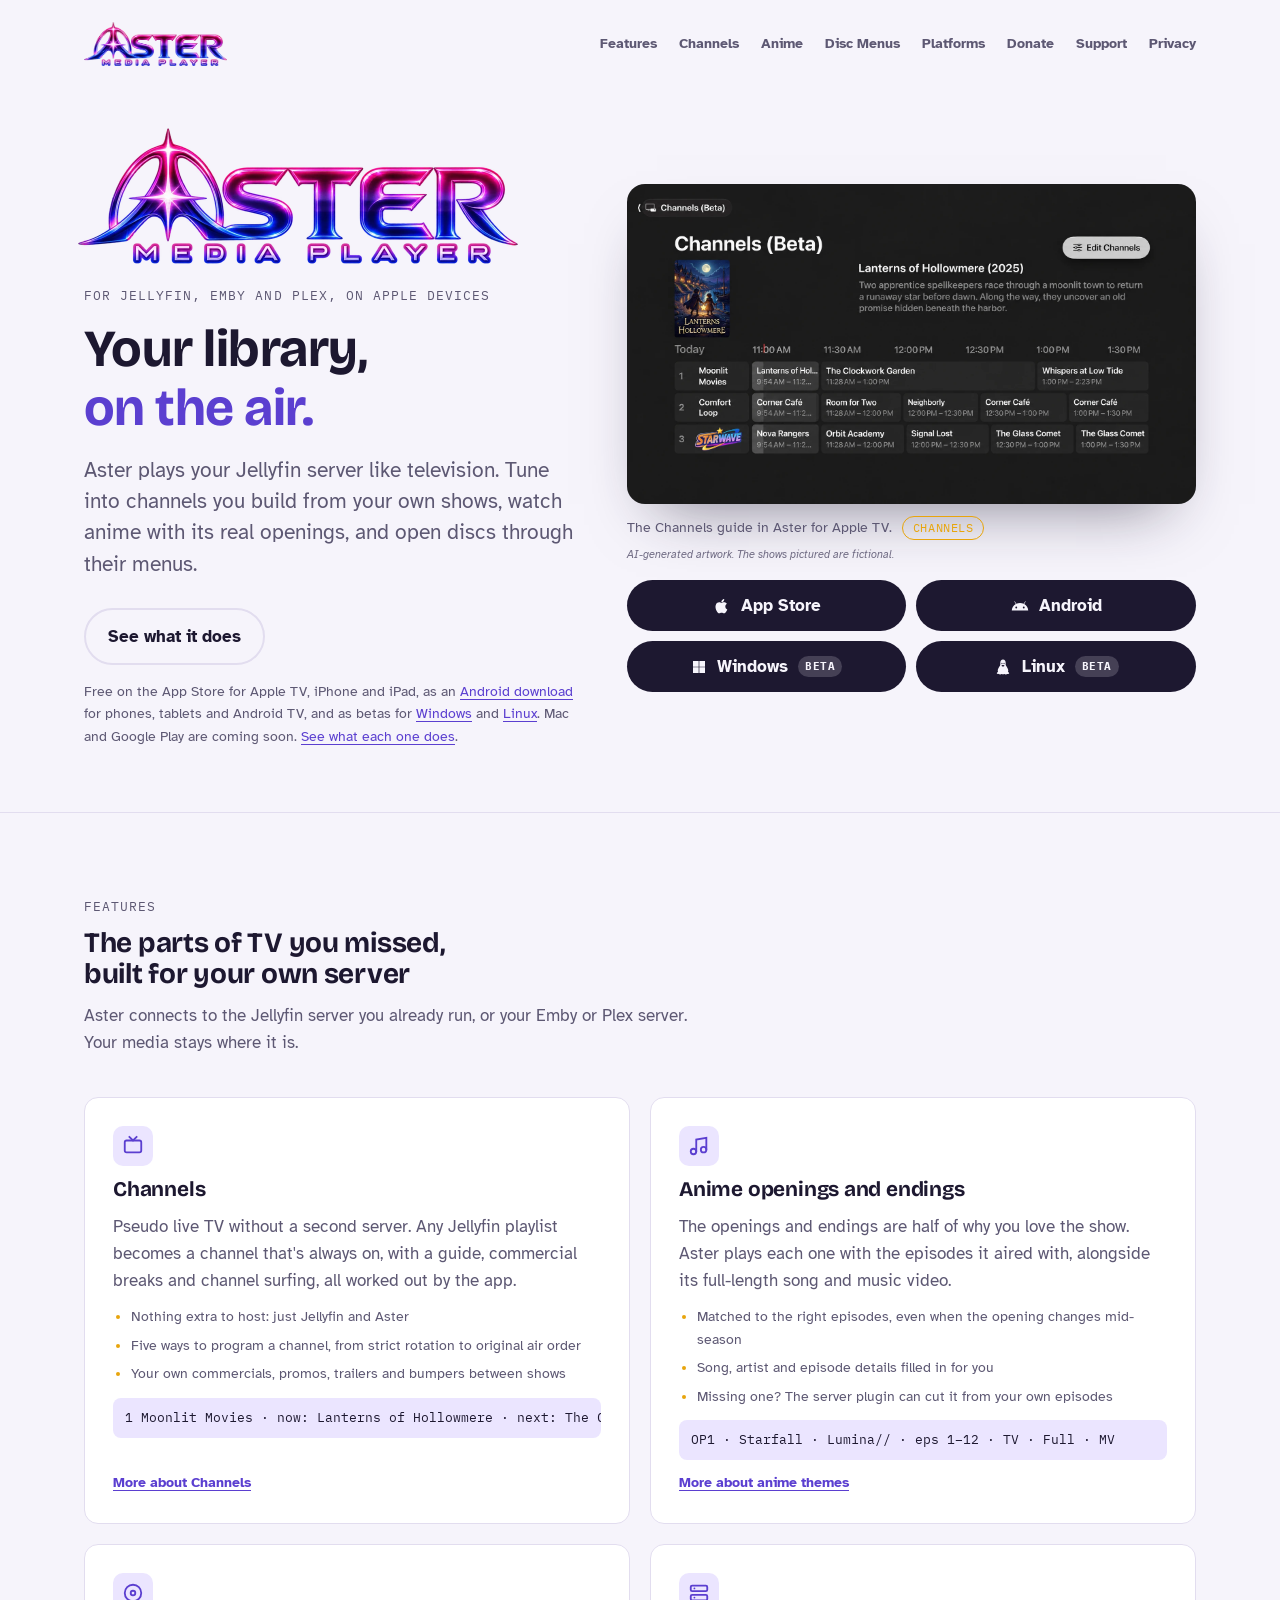
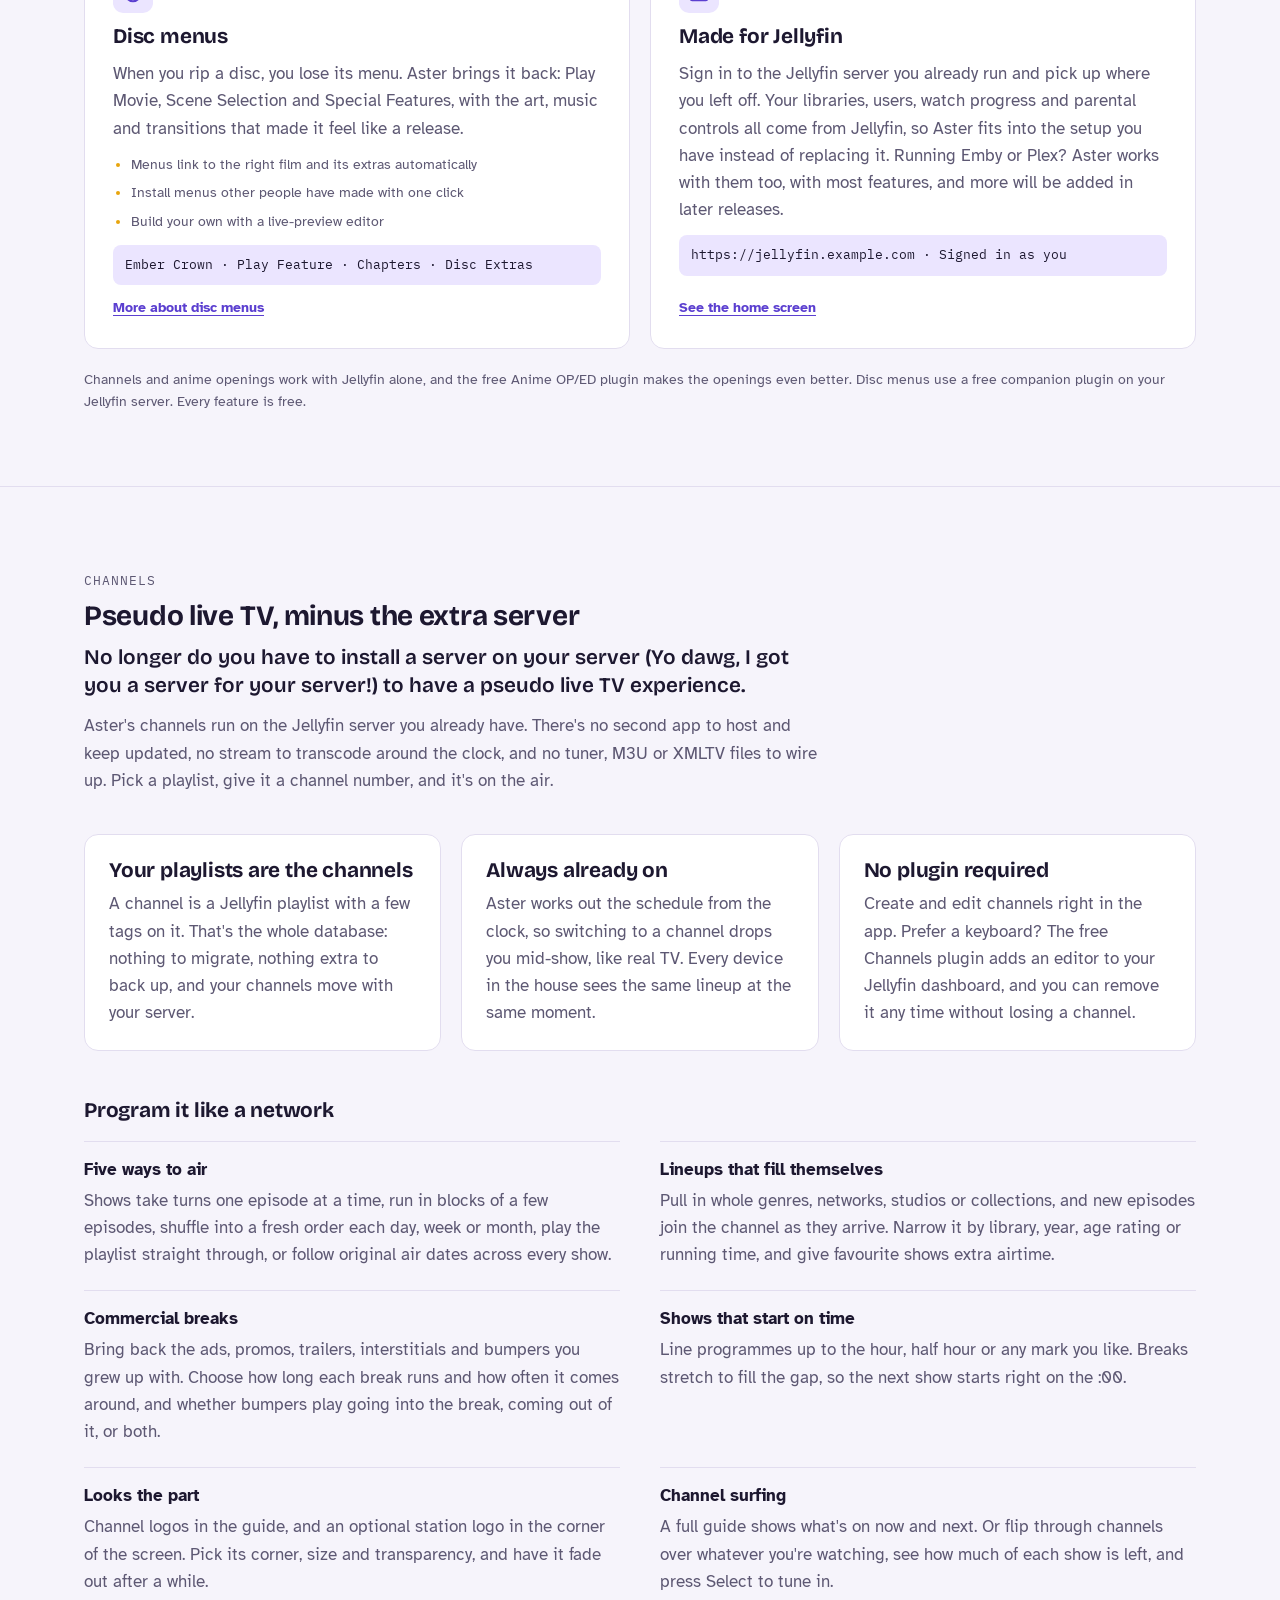
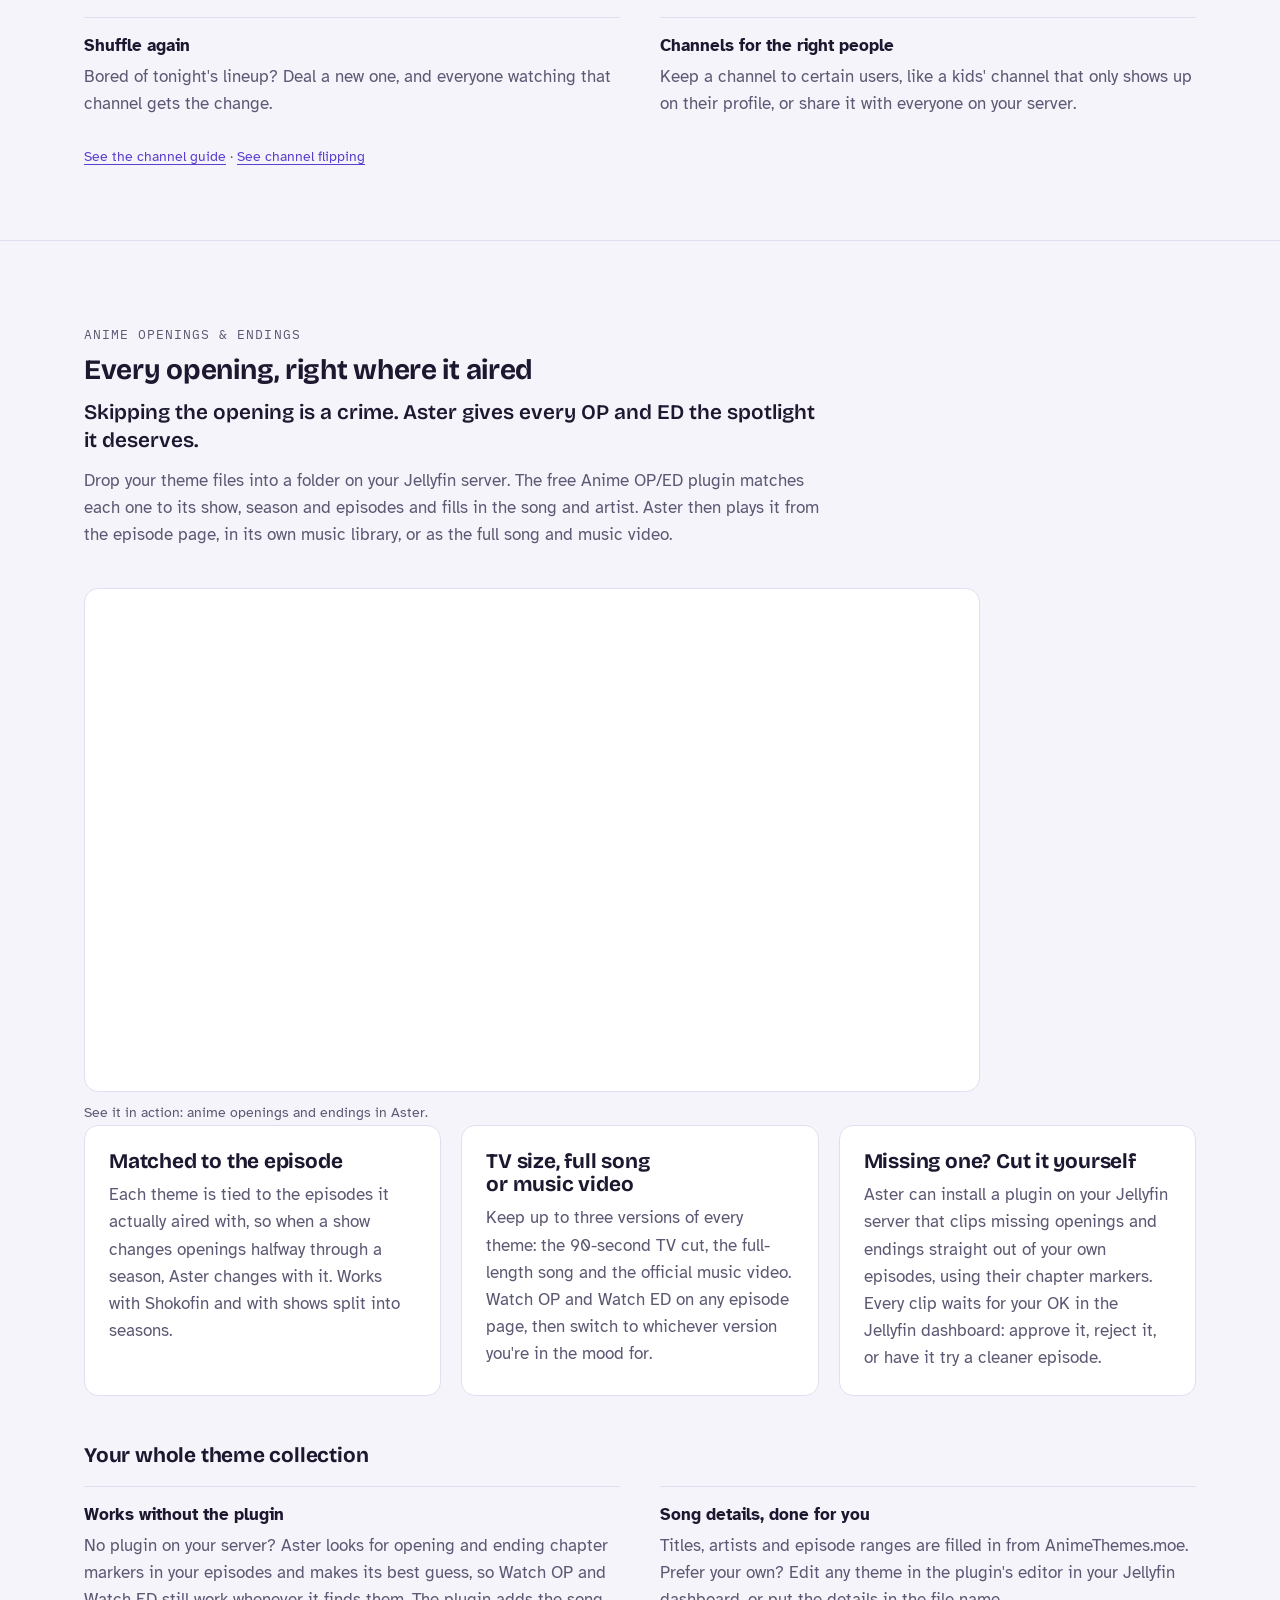
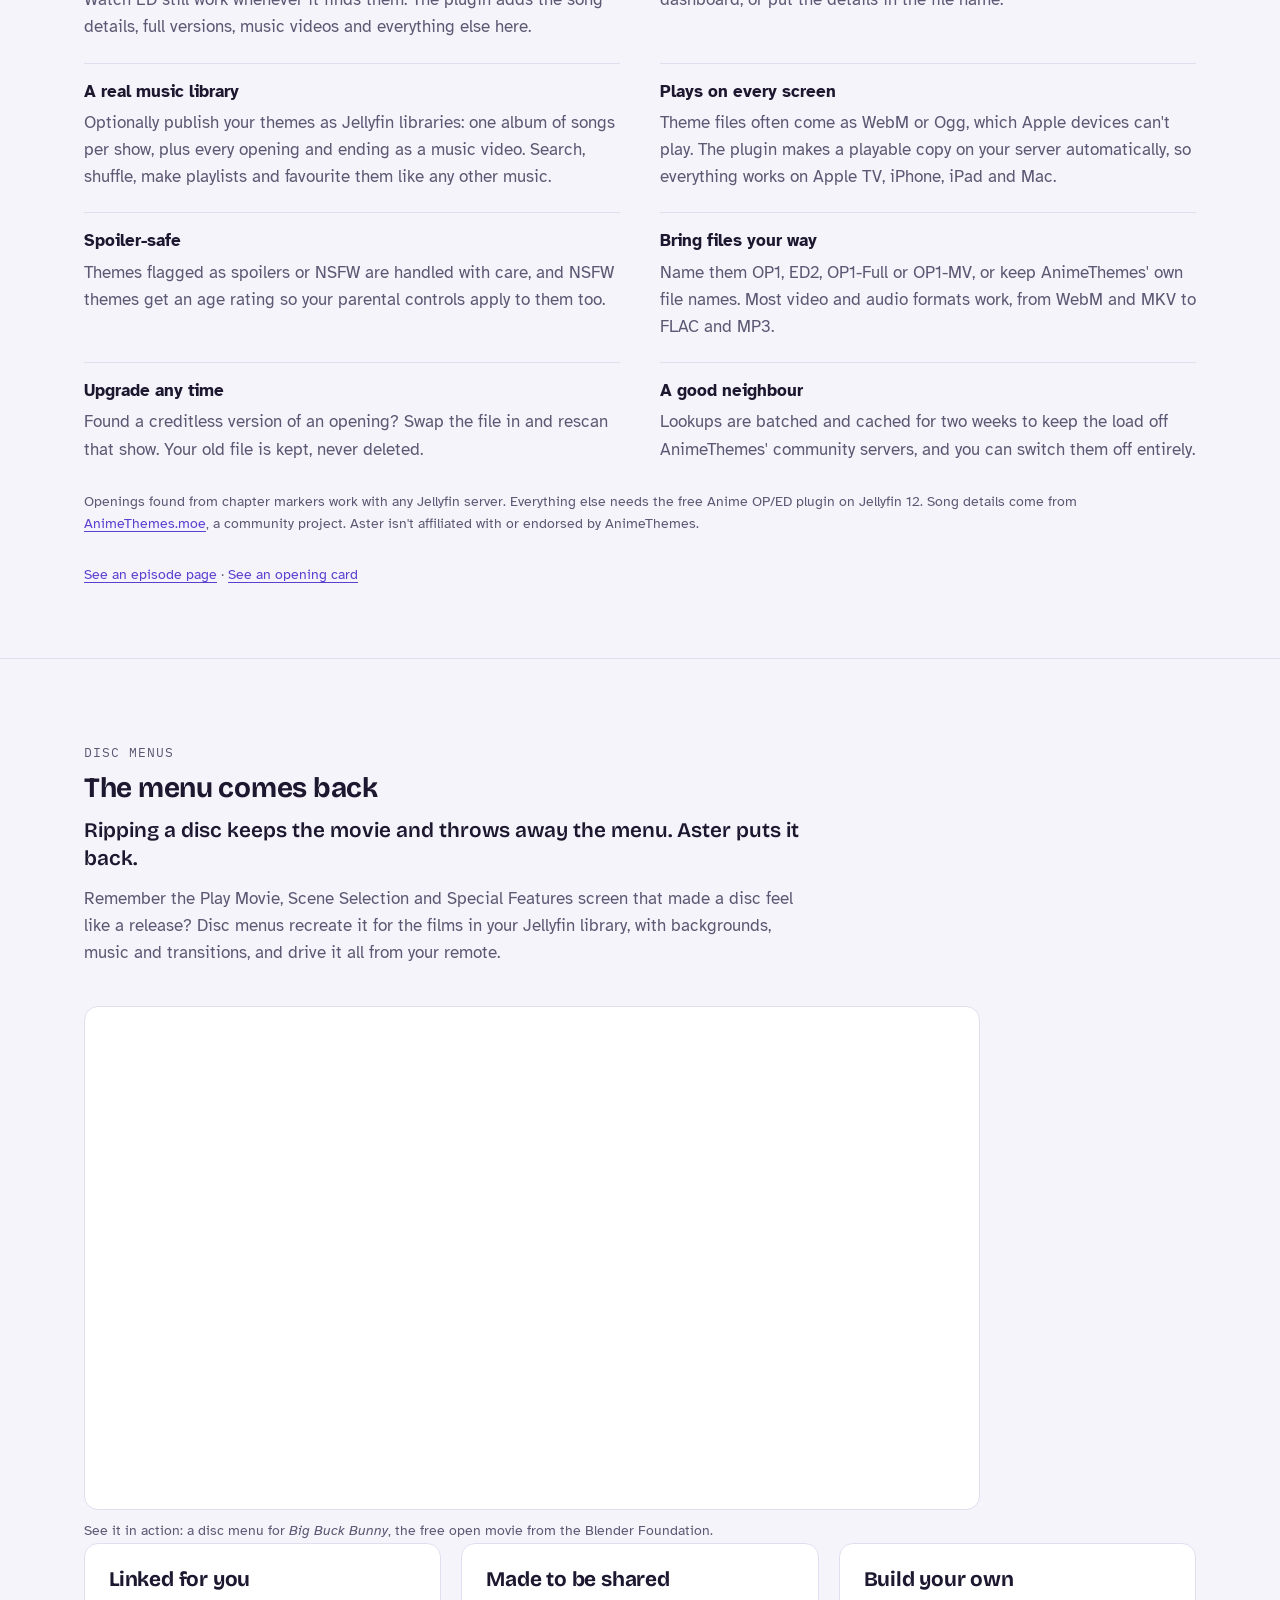
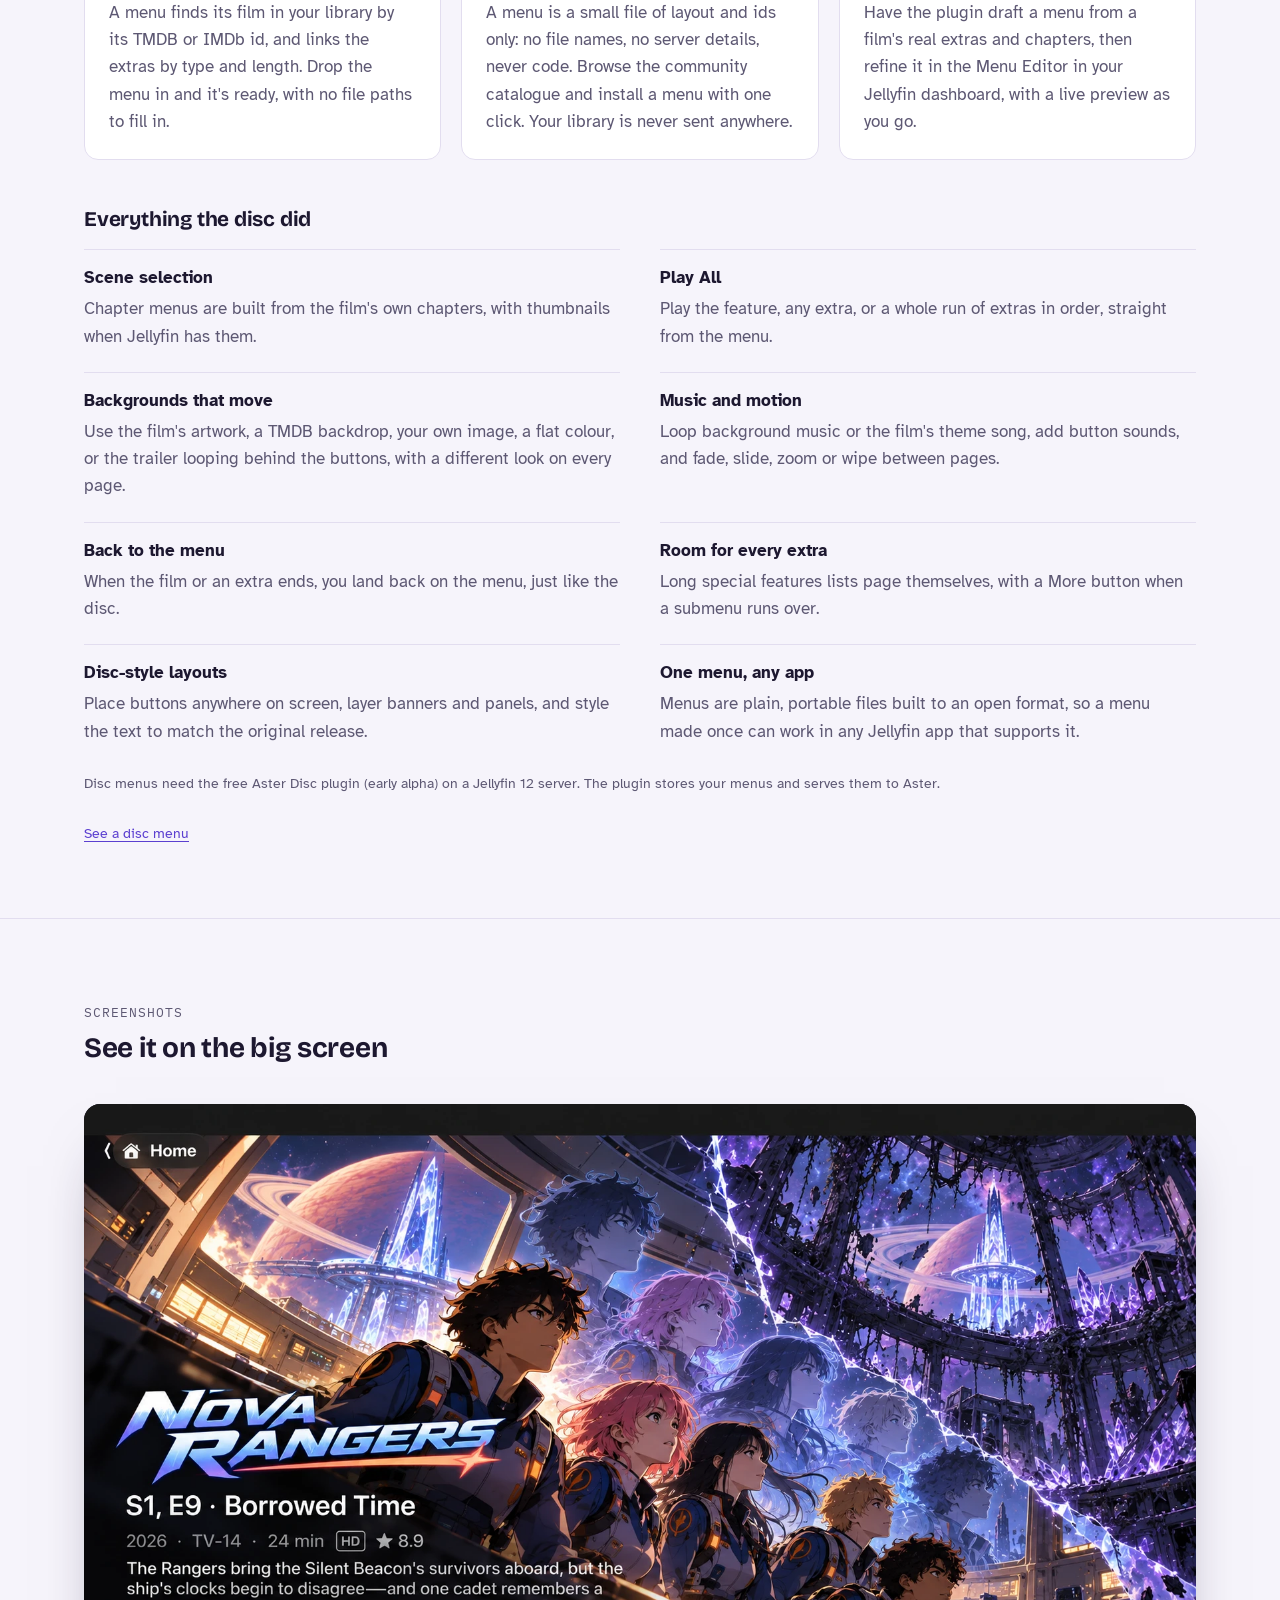
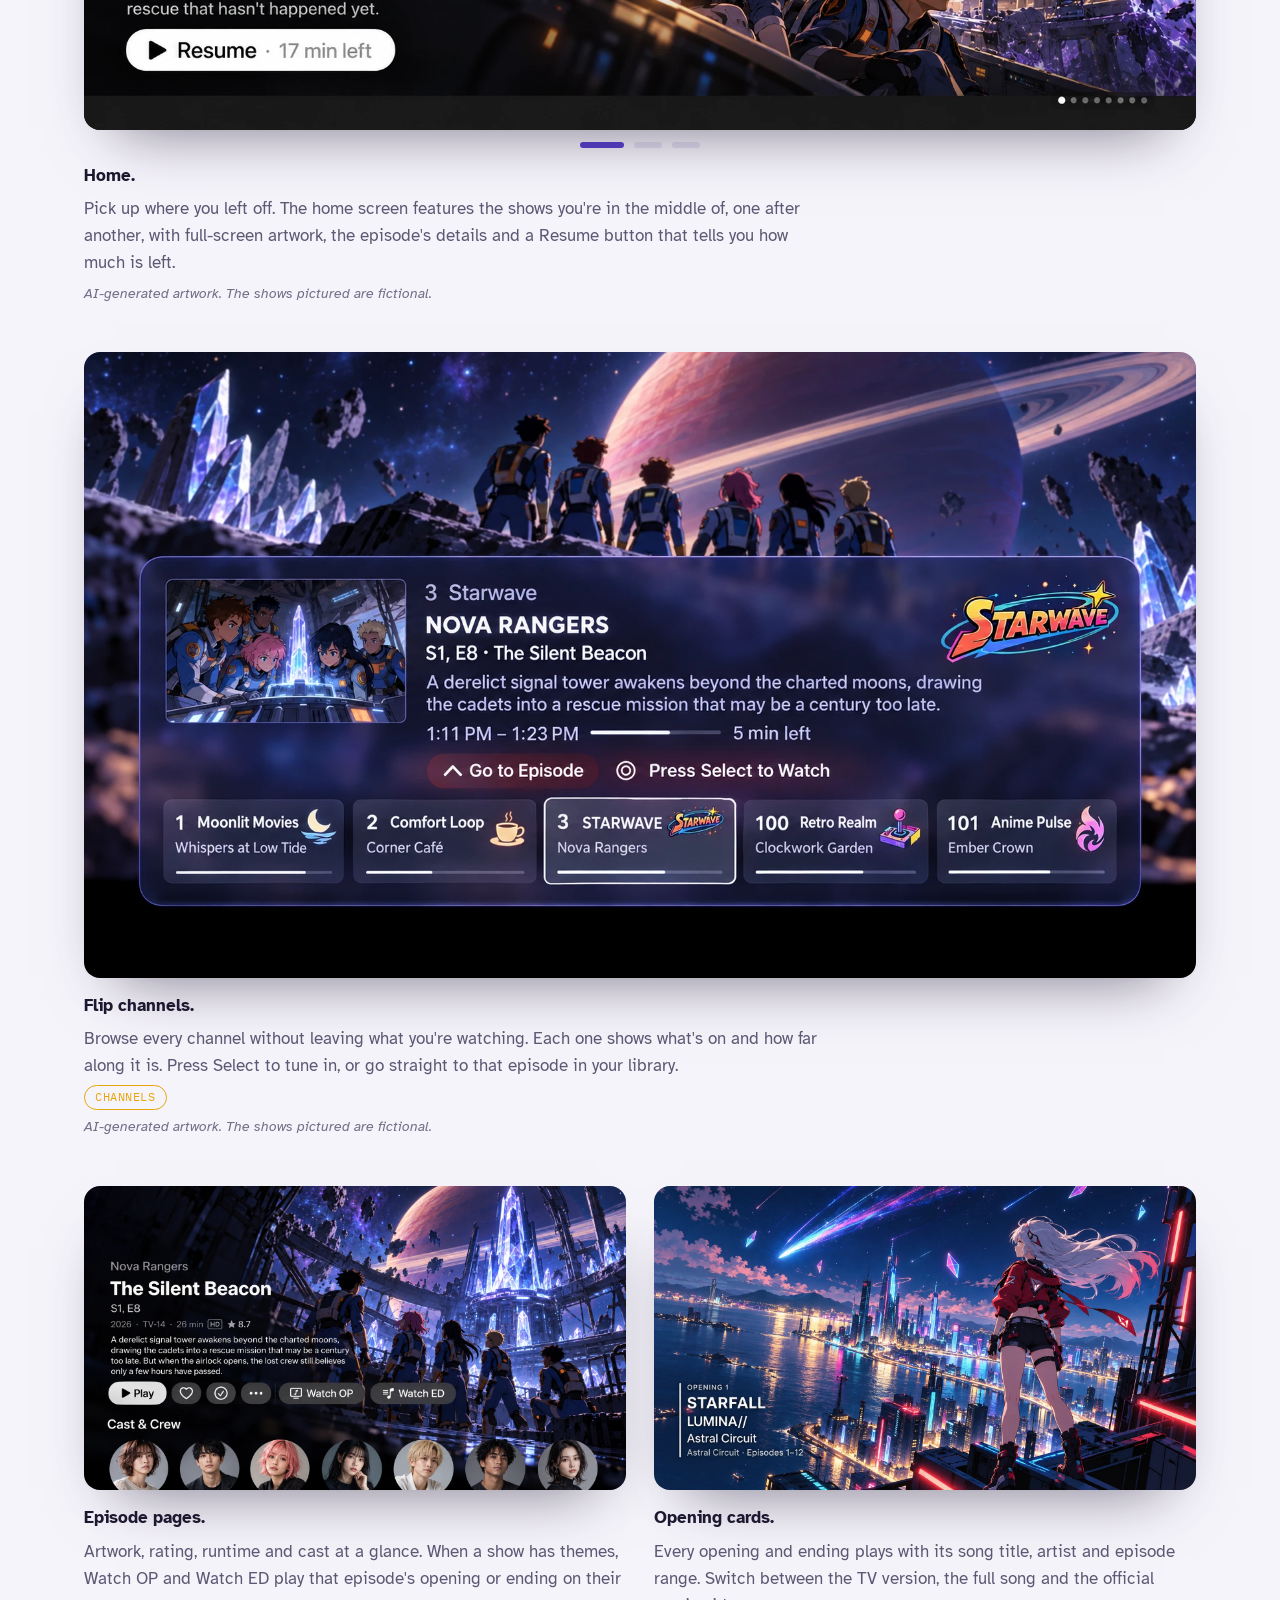
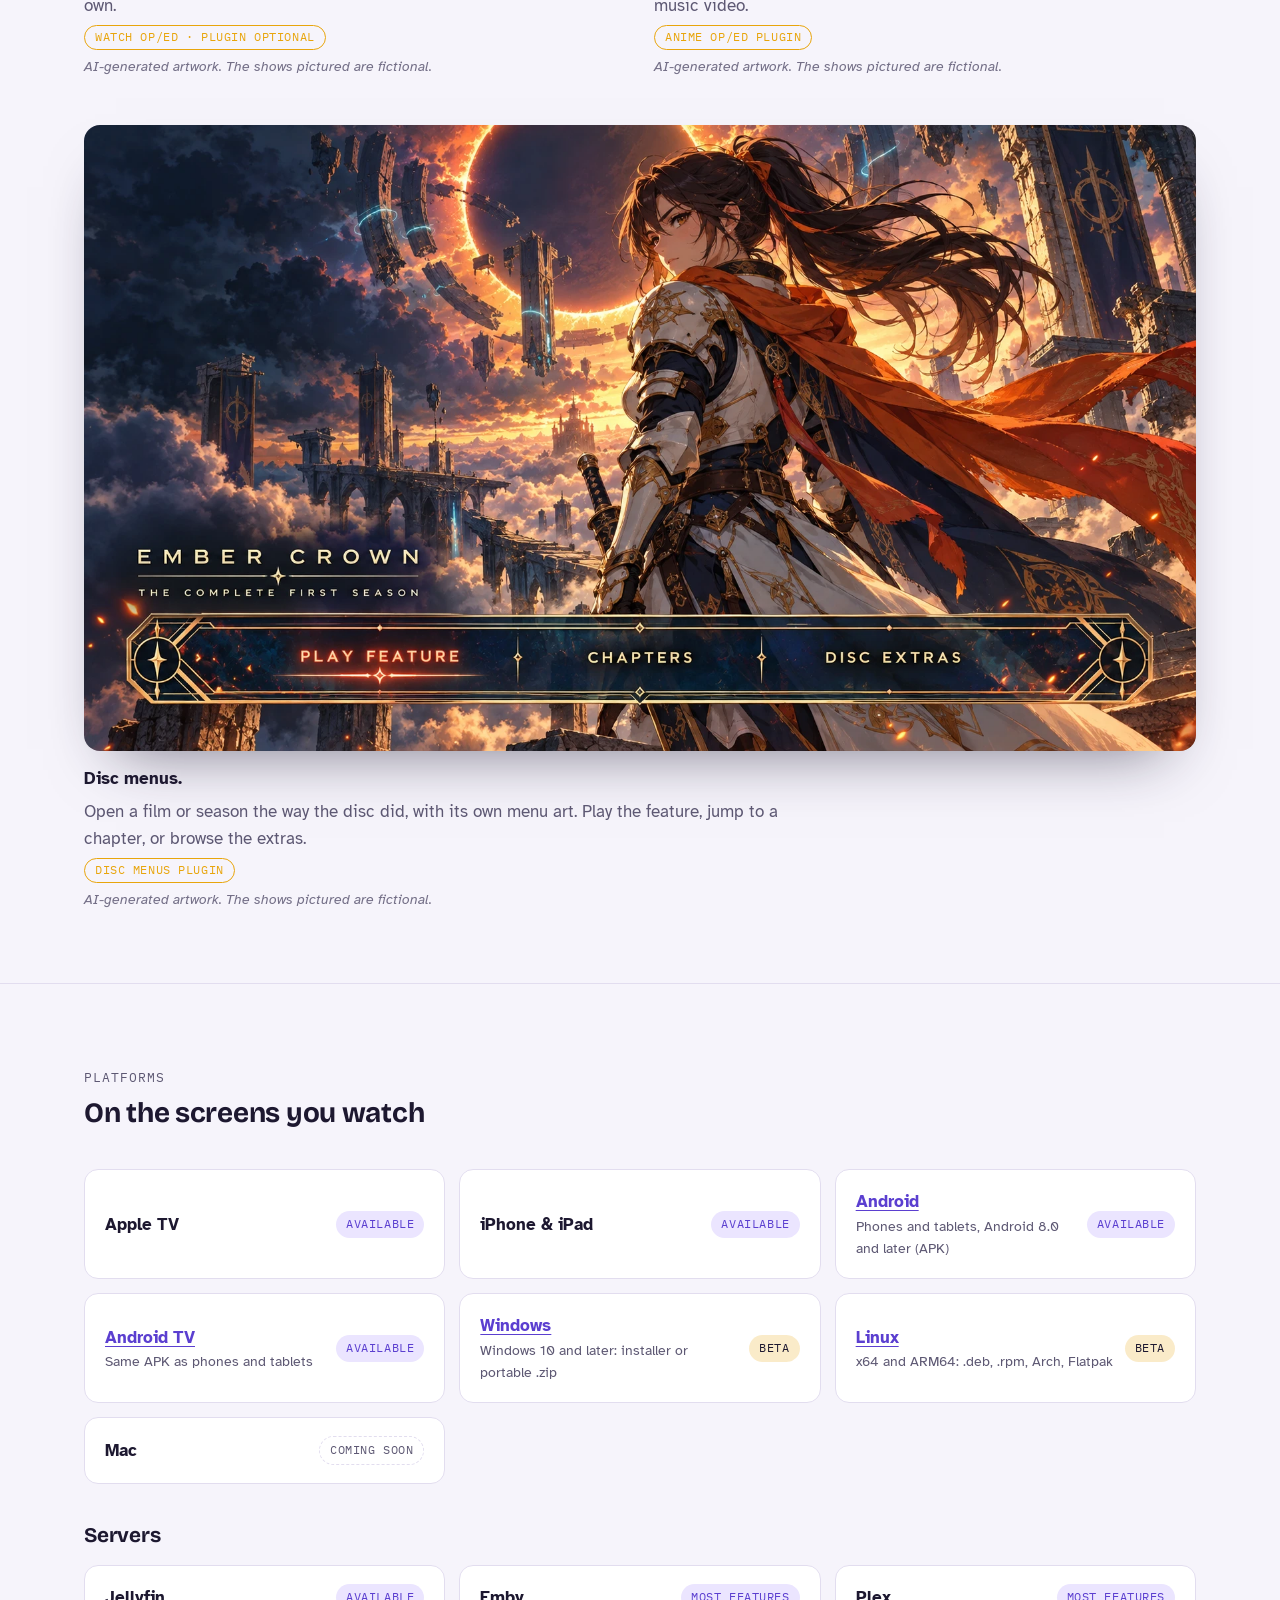
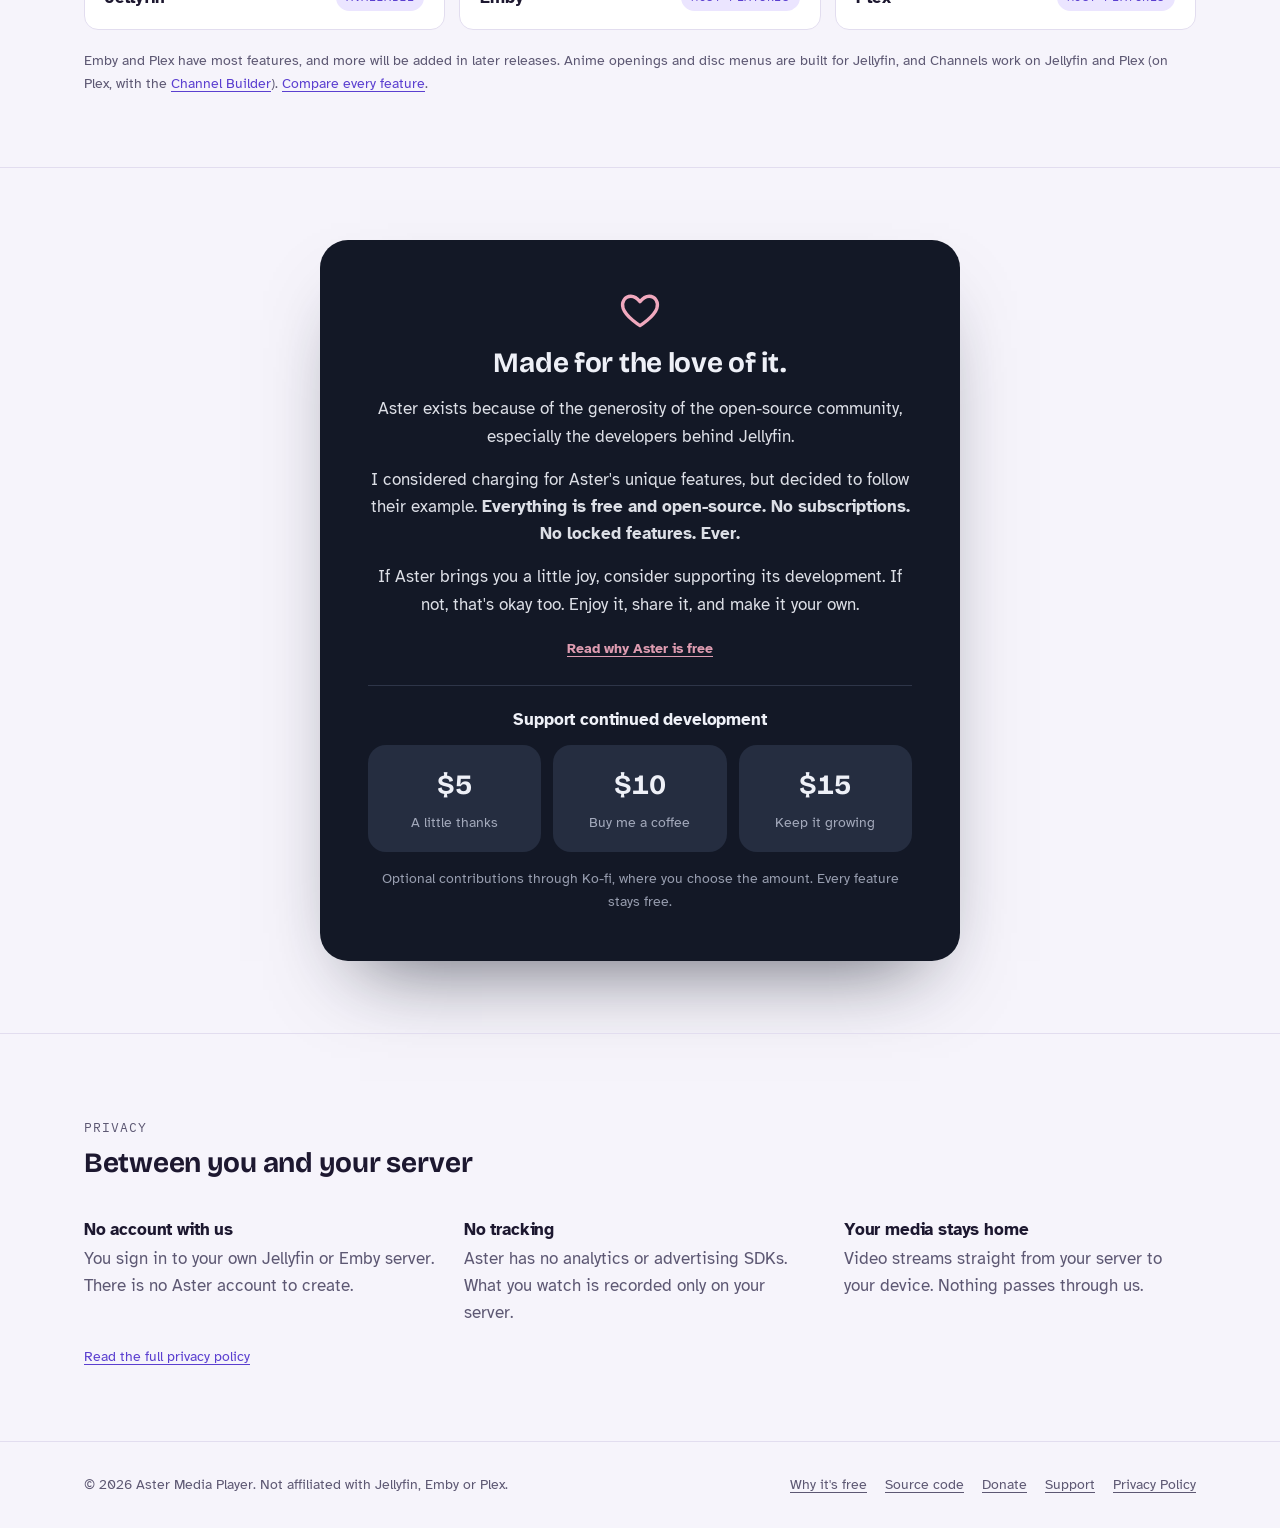
<file: index.html>
<!doctype html>
<html lang="en">
<head>
<meta charset="utf-8">
<meta name="viewport" content="width=device-width, initial-scale=1, viewport-fit=cover">
<title>Aster Media Player</title>
<meta name="description" content="Aster Media Player is a free Jellyfin client for Apple TV, iPhone and iPad that also works with Emby and Plex, with TV channels, anime openings and endings, and disc menus.">
<link rel="icon" type="image/png" sizes="32x32" href="brand/icon-32.png">
<link rel="apple-touch-icon" href="brand/icon-180.png">
<link rel="preconnect" href="https://fonts.googleapis.com">
<link rel="preconnect" href="https://fonts.gstatic.com" crossorigin>
<link rel="stylesheet" href="https://fonts.googleapis.com/css2?family=Atkinson+Hyperlegible:wght@400;700&family=Bricolage+Grotesque:opsz,wght@12..96,600;12..96,700;12..96,800&family=IBM+Plex+Mono:wght@400;600&display=swap">
<style>img{max-width:100%;height:auto}</style>
<link rel="stylesheet" href="styles.css?v=202611131100">
</head>
<body>
<header class="site-header">
  <div class="wrap">
    <a class="brand" href="index.html"><img src="brand/aster-logo-360.webp" width="360" height="111" alt="Aster Media Player"></a>
    <nav class="nav" aria-label="Main">
      <a href="#features">Features</a>
      <a href="channels.html">Channels</a>
      <a href="anime-themes.html">Anime</a>
      <a href="disc-menus.html">Disc Menus</a>
      <a href="#platforms">Platforms</a>
      <a href="#donate">Donate</a>
      <a href="support.html">Support</a>
      <a href="privacy.html">Privacy</a>
    </nav>
  </div>
</header>

<main>
  <section class="hero">
    <div class="wrap">
      <div>
        <img class="hero-logo" src="brand/aster-logo-880.webp" width="880" height="272" fetchpriority="high" alt="Aster Media Player">
        <p class="eyebrow">For Jellyfin, Emby and Plex, on Apple devices</p>
        <h1>Your library, <em>on the air.</em></h1>
        <p class="lede">Aster plays your Jellyfin server like television. Tune into channels you build from your own shows, watch anime with its real openings, and open discs through their menus.</p>
        <div class="cta-row">
          <a class="btn btn-ghost" href="#features">See what it does</a>
        </div>
        <p class="platform-note">Free on the App Store for Apple TV, iPhone and iPad, as an <a href="thanks.html?get=android-apk">Android download</a> for phones, tablets and Android TV, and as betas for <a href="thanks.html?get=windows">Windows</a> and <a href="thanks.html?get=linux">Linux</a>. Mac and Google Play are coming soon. <a href="features.html">See what each one does</a>.</p>
      </div>

      <figure class="hero-shot" id="channels-shot">
        <img src="screenshots/channels-guide.webp" width="1672" height="941" fetchpriority="high" decoding="async"
             alt="Aster's Channels guide on Apple TV. Three channels, Moonlit Movies, Comfort Loop and Starwave, are listed against times from 11:00 AM to 1:30 PM, with the current programme, Lanterns of Hollowmere, shown above with its poster and description, and an Edit Channels button.">
        <figcaption>The Channels guide in Aster for Apple TV. <span class="shot-tag">Channels</span> <span class="ai-note">AI-generated artwork. The shows pictured are fictional.</span></figcaption>
        <!-- Each goes via the thanks page (links in thanks.js): the App Store, the Android APK, or the Windows and Linux files to pick from. -->
        <div class="download-row">
          <a class="btn btn-primary" href="thanks.html?get=apple">
            <svg width="18" height="18" viewBox="0 0 24 24" aria-hidden="true"><path fill="currentColor" d="M16.4 12.6c0-2.4 2-3.6 2.1-3.7-1.1-1.7-2.9-1.9-3.5-1.9-1.5-.2-2.9.9-3.7.9-.8 0-1.9-.9-3.2-.8-1.6 0-3.1 1-4 2.4-1.7 3-.4 7.4 1.2 9.8.8 1.2 1.8 2.5 3 2.4 1.2 0 1.7-.8 3.2-.8 1.5 0 1.9.8 3.2.8 1.3 0 2.2-1.2 3-2.4.9-1.4 1.3-2.7 1.3-2.8 0 0-2.6-1-2.6-3.9zM14 5.5c.7-.8 1.1-1.9 1-3-1 0-2.1.7-2.8 1.5-.6.7-1.2 1.8-1 2.9 1 .1 2.1-.6 2.8-1.4z"/></svg>
            App Store
          </a>
          <a class="btn btn-primary" href="thanks.html?get=android-apk">
            <svg width="18" height="18" viewBox="0 0 24 24" aria-hidden="true"><path fill="currentColor" d="M17.6 9.48l1.84-3.18a.38.38 0 0 0-.66-.38l-1.86 3.22A11.4 11.4 0 0 0 12 8.08c-1.77 0-3.43.4-4.92 1.06L5.22 5.92a.38.38 0 0 0-.66.38L6.4 9.48A10.8 10.8 0 0 0 1 18h22a10.8 10.8 0 0 0-5.4-8.52zM7 15.25a1.25 1.25 0 1 1 0-2.5 1.25 1.25 0 0 1 0 2.5zm10 0a1.25 1.25 0 1 1 0-2.5 1.25 1.25 0 0 1 0 2.5z"/></svg>
            Android
          </a>
          <a class="btn btn-primary" href="thanks.html?get=windows">
            <svg width="16" height="16" viewBox="0 0 24 24" aria-hidden="true"><path fill="currentColor" d="M3 3h8.5v8.5H3zM12.5 3H21v8.5h-8.5zM3 12.5h8.5V21H3zM12.5 12.5H21V21h-8.5z"/></svg>
            Windows <span class="btn-tag">Beta</span>
          </a>
          <a class="btn btn-primary" href="thanks.html?get=linux">
            <svg width="18" height="18" viewBox="0 0 24 24" aria-hidden="true"><path fill="currentColor" d="M12 2c-2.3 0-3.6 1.9-3.6 4.6 0 1.4.3 2.3-.5 3.6-1 1.6-2.9 3.9-2.9 6.6 0 .7.1 1.3.4 1.9-.9.4-1.9.9-1.6 1.8.3.8 2.4.6 3.5 1.1 1 .5 2 .4 2.6-.3.6.2 1.3.3 2.1.3s1.5-.1 2.1-.3c.6.7 1.6.8 2.6.3 1.1-.5 3.2-.3 3.5-1.1.3-.9-.7-1.4-1.6-1.8.3-.6.4-1.2.4-1.9 0-2.7-1.9-5-2.9-6.6-.8-1.3-.5-2.2-.5-3.6C15.6 3.9 14.3 2 12 2zm-1.4 4.2c.4 0 .7.5.7 1.1s-.3 1.1-.7 1.1-.7-.5-.7-1.1.3-1.1.7-1.1zm2.8 0c.4 0 .7.5.7 1.1s-.3 1.1-.7 1.1-.7-.5-.7-1.1.3-1.1.7-1.1zM12 9.3c.9 0 2 .5 2 .9s-1.1 1.1-2 1.1-2-.7-2-1.1.9-.9 2-.9z"/></svg>
            Linux <span class="btn-tag">Beta</span>
          </a>
        </div>
      </figure>
    </div>
  </section>

  <section class="section" id="features">
    <div class="wrap">
      <div class="section-head">
        <p class="eyebrow">Features</p>
        <h2>The parts of TV you missed, built for your own server</h2>
        <p>Aster connects to the Jellyfin server you already run, or your Emby or Plex server. Your media stays where it is.</p>
      </div>

      <div class="features">
        <article class="feature">
          <div class="feature-icon"><svg viewBox="0 0 24 24" fill="none" stroke="currentColor" stroke-width="2" stroke-linecap="round" aria-hidden="true"><rect x="3" y="6" width="18" height="13" rx="2"/><path d="M8 2l4 4 4-4"/></svg></div>
          <h3>Channels</h3>
          <p>Pseudo live TV without a second server. Any Jellyfin playlist becomes a channel that's always on, with a guide, commercial breaks and channel surfing, all worked out by the app.</p>
          <ul class="feature-list">
            <li>Nothing extra to host: just Jellyfin and Aster</li>
            <li>Five ways to program a channel, from strict rotation to original air order</li>
            <li>Your own commercials, promos, trailers and bumpers between shows</li>
          </ul>
          <p class="detail">1 Moonlit Movies · now: Lanterns of Hollowmere · next: The Clockwork Garden</p>
          <a class="feature-link" href="#channels">More about Channels</a>
        </article>

        <article class="feature">
          <div class="feature-icon"><svg viewBox="0 0 24 24" fill="none" stroke="currentColor" stroke-width="2" stroke-linecap="round" aria-hidden="true"><path d="M9 18V5l11-2v13"/><circle cx="6" cy="18" r="3"/><circle cx="17" cy="16" r="3"/></svg></div>
          <h3>Anime openings and endings</h3>
          <p>The openings and endings are half of why you love the show. Aster plays each one with the episodes it aired with, alongside its full-length song and music video.</p>
          <ul class="feature-list">
            <li>Matched to the right episodes, even when the opening changes mid-season</li>
            <li>Song, artist and episode details filled in for you</li>
            <li>Missing one? The server plugin can cut it from your own episodes</li>
          </ul>
          <p class="detail">OP1 · Starfall · Lumina// · eps 1–12 · TV · Full · MV</p>
          <a class="feature-link" href="#anime">More about anime themes</a>
        </article>

        <article class="feature">
          <div class="feature-icon"><svg viewBox="0 0 24 24" fill="none" stroke="currentColor" stroke-width="2" aria-hidden="true"><circle cx="12" cy="12" r="9"/><circle cx="12" cy="12" r="2.5"/></svg></div>
          <h3>Disc menus</h3>
          <p>When you rip a disc, you lose its menu. Aster brings it back: Play Movie, Scene Selection and Special Features, with the art, music and transitions that made it feel like a release.</p>
          <ul class="feature-list">
            <li>Menus link to the right film and its extras automatically</li>
            <li>Install menus other people have made with one click</li>
            <li>Build your own with a live-preview editor</li>
          </ul>
          <p class="detail">Ember Crown · Play Feature · Chapters · Disc Extras</p>
          <a class="feature-link" href="#disc">More about disc menus</a>
        </article>

        <article class="feature">
          <div class="feature-icon"><svg viewBox="0 0 24 24" fill="none" stroke="currentColor" stroke-width="2" stroke-linecap="round" aria-hidden="true"><rect x="3" y="4" width="18" height="6" rx="1.5"/><rect x="3" y="14" width="18" height="6" rx="1.5"/><path d="M7 7h.01M7 17h.01"/></svg></div>
          <h3>Made for Jellyfin</h3>
          <p>Sign in to the Jellyfin server you already run and pick up where you left off. Your libraries, users, watch progress and parental controls all come from Jellyfin, so Aster fits into the setup you have instead of replacing it. Running Emby or Plex? Aster works with them too, with most features, and more will be added in later releases.</p>
          <p class="detail">https://jellyfin.example.com · Signed in as you</p>
          <a class="feature-link" href="#home-shot">See the home screen</a>
        </article>
      </div>
      <p class="plugin-note">Channels and anime openings work with Jellyfin alone, and the free Anime OP/ED plugin makes the openings even better. Disc menus use a free companion plugin on your Jellyfin server. Every feature is free.</p>
    </div>
  </section>

  <section class="section spotlight" id="channels">
    <div class="wrap">
      <div class="section-head">
        <p class="eyebrow">Channels</p>
        <h2>Pseudo live TV, minus the extra server</h2>
        <p class="spot-lede">No longer do you have to install a server on your server (Yo dawg, I got you a server for your server!) to have a pseudo live TV experience.</p>
        <p>Aster's channels run on the Jellyfin server you already have. There's no second app to host and keep updated, no stream to transcode around the clock, and no tuner, M3U or XMLTV files to wire up. Pick a playlist, give it a channel number, and it's on the air.</p>
      </div>

      <div class="spot-how">
        <div>
          <h3>Your playlists are the channels</h3>
          <p>A channel is a Jellyfin playlist with a few tags on it. That's the whole database: nothing to migrate, nothing extra to back up, and your channels move with your server.</p>
        </div>
        <div>
          <h3>Always already on</h3>
          <p>Aster works out the schedule from the clock, so switching to a channel drops you mid-show, like real TV. Every device in the house sees the same lineup at the same moment.</p>
        </div>
        <div>
          <h3>No plugin required</h3>
          <p>Create and edit channels right in the app. Prefer a keyboard? The free Channels plugin adds an editor to your Jellyfin dashboard, and you can remove it any time without losing a channel.</p>
        </div>
      </div>

      <h3 class="spot-sub">Program it like a network</h3>
      <dl class="spot-list">
        <div><dt>Five ways to air</dt><dd>Shows take turns one episode at a time, run in blocks of a few episodes, shuffle into a fresh order each day, week or month, play the playlist straight through, or follow original air dates across every show.</dd></div>
        <div><dt>Lineups that fill themselves</dt><dd>Pull in whole genres, networks, studios or collections, and new episodes join the channel as they arrive. Narrow it by library, year, age rating or running time, and give favourite shows extra airtime.</dd></div>
        <div><dt>Commercial breaks</dt><dd>Bring back the ads, promos, trailers, interstitials and bumpers you grew up with. Choose how long each break runs and how often it comes around, and whether bumpers play going into the break, coming out of it, or both.</dd></div>
        <div><dt>Shows that start on time</dt><dd>Line programmes up to the hour, half hour or any mark you like. Breaks stretch to fill the gap, so the next show starts right on the :00.</dd></div>
        <div><dt>Looks the part</dt><dd>Channel logos in the guide, and an optional station logo in the corner of the screen. Pick its corner, size and transparency, and have it fade out after a while.</dd></div>
        <div><dt>Channel surfing</dt><dd>A full guide shows what's on now and next. Or flip through channels over whatever you're watching, see how much of each show is left, and press Select to tune in.</dd></div>
        <div><dt>Shuffle again</dt><dd>Bored of tonight's lineup? Deal a new one, and everyone watching that channel gets the change.</dd></div>
        <div><dt>Channels for the right people</dt><dd>Keep a channel to certain users, like a kids' channel that only shows up on their profile, or share it with everyone on your server.</dd></div>
      </dl>
      <p class="plugin-note"><a href="#channels-shot">See the channel guide</a> · <a href="#flipper-shot">See channel flipping</a></p>
    </div>
  </section>

  <section class="section spotlight" id="anime">
    <div class="wrap">
      <div class="section-head">
        <p class="eyebrow">Anime openings &amp; endings</p>
        <h2>Every opening, right where it aired</h2>
        <p class="spot-lede">Skipping the opening is a crime. Aster gives every OP and ED the spotlight it deserves.</p>
        <p>Drop your theme files into a folder on your Jellyfin server. The free Anime OP/ED plugin matches each one to its show, season and episodes and fills in the song and artist. Aster then plays it from the episode page, in its own music library, or as the full song and music video.</p>
      </div>

      <figure class="video-demo">
        <div class="frame">
          <iframe src="https://www.youtube-nocookie.com/embed/syTcaU8J3r8?rel=0" title="Aster Anime Theme Video Demo" loading="lazy"
                  allow="accelerometer; encrypted-media; gyroscope; picture-in-picture; web-share" referrerpolicy="strict-origin-when-cross-origin" allowfullscreen></iframe>
        </div>
        <figcaption>See it in action: anime openings and endings in Aster.</figcaption>
      </figure>

      <div class="spot-how">
        <div>
          <h3>Matched to the episode</h3>
          <p>Each theme is tied to the episodes it actually aired with, so when a show changes openings halfway through a season, Aster changes with it. Works with Shokofin and with shows split into seasons.</p>
        </div>
        <div>
          <h3>TV size, full song or music video</h3>
          <p>Keep up to three versions of every theme: the 90-second TV cut, the full-length song and the official music video. Watch OP and Watch ED on any episode page, then switch to whichever version you're in the mood for.</p>
        </div>
        <div>
          <h3>Missing one? Cut it yourself</h3>
          <p>Aster can install a plugin on your Jellyfin server that clips missing openings and endings straight out of your own episodes, using their chapter markers. Every clip waits for your OK in the Jellyfin dashboard: approve it, reject it, or have it try a cleaner episode.</p>
        </div>
      </div>

      <h3 class="spot-sub">Your whole theme collection</h3>
      <dl class="spot-list">
        <div><dt>Works without the plugin</dt><dd>No plugin on your server? Aster looks for opening and ending chapter markers in your episodes and makes its best guess, so Watch OP and Watch ED still work whenever it finds them. The plugin adds the song details, full versions, music videos and everything else here.</dd></div>
        <div><dt>Song details, done for you</dt><dd>Titles, artists and episode ranges are filled in from AnimeThemes.moe. Prefer your own? Edit any theme in the plugin's editor in your Jellyfin dashboard, or put the details in the file name.</dd></div>
        <div><dt>A real music library</dt><dd>Optionally publish your themes as Jellyfin libraries: one album of songs per show, plus every opening and ending as a music video. Search, shuffle, make playlists and favourite them like any other music.</dd></div>
        <div><dt>Plays on every screen</dt><dd>Theme files often come as WebM or Ogg, which Apple devices can't play. The plugin makes a playable copy on your server automatically, so everything works on Apple TV, iPhone, iPad and Mac.</dd></div>
        <div><dt>Spoiler-safe</dt><dd>Themes flagged as spoilers or NSFW are handled with care, and NSFW themes get an age rating so your parental controls apply to them too.</dd></div>
        <div><dt>Bring files your way</dt><dd>Name them OP1, ED2, OP1-Full or OP1-MV, or keep AnimeThemes' own file names. Most video and audio formats work, from WebM and MKV to FLAC and MP3.</dd></div>
        <div><dt>Upgrade any time</dt><dd>Found a creditless version of an opening? Swap the file in and rescan that show. Your old file is kept, never deleted.</dd></div>
        <div><dt>A good neighbour</dt><dd>Lookups are batched and cached for two weeks to keep the load off AnimeThemes' community servers, and you can switch them off entirely.</dd></div>
      </dl>
      <p class="plugin-note">Openings found from chapter markers work with any Jellyfin server. Everything else needs the free Anime OP/ED plugin on Jellyfin 12. Song details come from <a href="https://animethemes.moe" rel="noopener">AnimeThemes.moe</a>, a community project. Aster isn't affiliated with or endorsed by AnimeThemes.</p>
      <p class="plugin-note"><a href="#episode-shot">See an episode page</a> · <a href="#opening-shot">See an opening card</a></p>
    </div>
  </section>

  <section class="section spotlight" id="disc">
    <div class="wrap">
      <div class="section-head">
        <p class="eyebrow">Disc menus</p>
        <h2>The menu comes back</h2>
        <p class="spot-lede">Ripping a disc keeps the movie and throws away the menu. Aster puts it back.</p>
        <p>Remember the Play Movie, Scene Selection and Special Features screen that made a disc feel like a release? Disc menus recreate it for the films in your Jellyfin library, with backgrounds, music and transitions, and drive it all from your remote.</p>
      </div>

      <figure class="video-demo">
        <div class="frame">
          <iframe src="https://www.youtube-nocookie.com/embed/Sxa86h8JKaA?rel=0" title="Aster Disc Menus" loading="lazy"
                  allow="accelerometer; encrypted-media; gyroscope; picture-in-picture; web-share" referrerpolicy="strict-origin-when-cross-origin" allowfullscreen></iframe>
        </div>
        <figcaption>See it in action: a disc menu for <em>Big Buck Bunny</em>, the free open movie from the Blender Foundation.</figcaption>
      </figure>

      <div class="spot-how">
        <div>
          <h3>Linked for you</h3>
          <p>A menu finds its film in your library by its TMDB or IMDb id, and links the extras by type and length. Drop the menu in and it's ready, with no file paths to fill in.</p>
        </div>
        <div>
          <h3>Made to be shared</h3>
          <p>A menu is a small file of layout and ids only: no file names, no server details, never code. Browse the community catalogue and install a menu with one click. Your library is never sent anywhere.</p>
        </div>
        <div>
          <h3>Build your own</h3>
          <p>Have the plugin draft a menu from a film's real extras and chapters, then refine it in the Menu Editor in your Jellyfin dashboard, with a live preview as you go.</p>
        </div>
      </div>

      <h3 class="spot-sub">Everything the disc did</h3>
      <dl class="spot-list">
        <div><dt>Scene selection</dt><dd>Chapter menus are built from the film's own chapters, with thumbnails when Jellyfin has them.</dd></div>
        <div><dt>Play All</dt><dd>Play the feature, any extra, or a whole run of extras in order, straight from the menu.</dd></div>
        <div><dt>Backgrounds that move</dt><dd>Use the film's artwork, a TMDB backdrop, your own image, a flat colour, or the trailer looping behind the buttons, with a different look on every page.</dd></div>
        <div><dt>Music and motion</dt><dd>Loop background music or the film's theme song, add button sounds, and fade, slide, zoom or wipe between pages.</dd></div>
        <div><dt>Back to the menu</dt><dd>When the film or an extra ends, you land back on the menu, just like the disc.</dd></div>
        <div><dt>Room for every extra</dt><dd>Long special features lists page themselves, with a More button when a submenu runs over.</dd></div>
        <div><dt>Disc-style layouts</dt><dd>Place buttons anywhere on screen, layer banners and panels, and style the text to match the original release.</dd></div>
        <div><dt>One menu, any app</dt><dd>Menus are plain, portable files built to an open format, so a menu made once can work in any Jellyfin app that supports it.</dd></div>
      </dl>
      <p class="plugin-note">Disc menus need the free Aster Disc plugin (early alpha) on a Jellyfin 12 server. The plugin stores your menus and serves them to Aster.</p>
      <p class="plugin-note"><a href="#disc-menu-shot">See a disc menu</a></p>
    </div>
  </section>

  <section class="section" id="screenshots">
    <div class="wrap">
      <div class="section-head">
        <p class="eyebrow">Screenshots</p>
        <h2>See it on the big screen</h2>
      </div>
      <div class="shots">
        <figure class="shot shot-wide" id="home-shot">
          <div class="carousel" data-carousel aria-roledescription="carousel" aria-label="Aster home screen, featured shows">
            <img class="is-active" src="screenshots/home.webp" width="1672" height="941" loading="lazy" decoding="async"
                 alt="Aster's home screen on Apple TV featuring Nova Rangers, season 1 episode 9, Borrowed Time: 2026, TV-14, 24 minutes, HD, rated 8.9, with a Resume button showing 17 minutes left.">
            <img src="screenshots/home-2.webp" width="1672" height="941" loading="lazy" decoding="async"
                 alt="Aster's home screen featuring Ghost Circuit, season 1 episode 5, Rain in the Machine: 2026, TV-14, 25 minutes, HD, rated 8.5, with a Resume button showing 19 minutes left.">
            <img src="screenshots/home-3.webp" width="1672" height="941" loading="lazy" decoding="async"
                 alt="Aster's home screen featuring Witchlight Courier, season 1 episode 3, A Parcel for the Moon: 2026, TV-PG, 24 minutes, HD, rated 8.8, with a Resume button showing 12 minutes left.">
          </div>
          <div class="carousel-dots" role="group" aria-label="Choose a featured show">
            <button type="button" id="home-dot-1" aria-label="Nova Rangers" aria-pressed="true"></button>
            <button type="button" id="home-dot-2" aria-label="Ghost Circuit" aria-pressed="false"></button>
            <button type="button" id="home-dot-3" aria-label="Witchlight Courier" aria-pressed="false"></button>
          </div>
          <figcaption>
            <strong>Home.</strong> Pick up where you left off. The home screen features the shows you're in the middle of, one after another, with full-screen artwork, the episode's details and a Resume button that tells you how much is left. <span class="ai-note">AI-generated artwork. The shows pictured are fictional.</span>
          </figcaption>
        </figure>
        <figure class="shot shot-wide" id="flipper-shot">
          <img src="screenshots/channel-flipper.webp" width="1672" height="941" loading="lazy" decoding="async"
               alt="Aster's channel flipper over a playing show. The focused channel, 3 Starwave, shows Nova Rangers, season 1 episode 8, The Silent Beacon, from 1:11 to 1:23 PM with 5 minutes left, plus Go to Episode and Press Select to Watch. A row below lists channels 1, 2, 3, 100 and 101 with what each is playing and its progress.">
          <figcaption>
            <strong>Flip channels.</strong> Browse every channel without leaving what you're watching. Each one shows what's on and how far along it is. Press Select to tune in, or go straight to that episode in your library.
            <span class="shot-tag">Channels</span> <span class="ai-note">AI-generated artwork. The shows pictured are fictional.</span>
          </figcaption>
        </figure>
        <figure class="shot" id="episode-shot">
          <img src="screenshots/episode-page.webp" width="1672" height="941" loading="lazy" decoding="async"
               alt="An episode page in Aster for Nova Rangers, season 1 episode 8, The Silent Beacon: 2026, TV-14, 26 minutes, HD, rated 8.7, with a description, buttons for Play, favourite, watched, more, Watch OP and Watch ED, and a Cast and Crew row.">
          <figcaption>
            <strong>Episode pages.</strong> Artwork, rating, runtime and cast at a glance. When a show has themes, Watch OP and Watch ED play that episode's opening or ending on their own.
            <span class="shot-tag">Watch OP/ED · Plugin optional</span> <span class="ai-note">AI-generated artwork. The shows pictured are fictional.</span>
          </figcaption>
        </figure>
        <figure class="shot" id="opening-shot">
          <img src="screenshots/opening-card.webp" width="1672" height="941" loading="lazy" decoding="async"
               alt="Aster on Apple TV playing an anime opening's music video. A card in the lower left reads: Opening 1, Starfall, by Lumina//, from Astral Circuit, episodes 1 to 12.">
          <figcaption>
            <strong>Opening cards.</strong> Every opening and ending plays with its song title, artist and episode range. Switch between the TV version, the full song and the official music video.
            <span class="shot-tag">Anime OP/ED plugin</span> <span class="ai-note">AI-generated artwork. The shows pictured are fictional.</span>
          </figcaption>
        </figure>
        <figure class="shot shot-wide" id="disc-menu-shot">
          <img src="screenshots/disc-menu.webp" width="1672" height="941" loading="lazy" decoding="async"
               alt="Aster on Apple TV showing a disc menu for Ember Crown, The Complete First Season, with Play Feature, Chapters and Disc Extras in an ornate gold menu bar.">
          <figcaption>
            <strong>Disc menus.</strong> Open a film or season the way the disc did, with its own menu art. Play the feature, jump to a chapter, or browse the extras.
            <span class="shot-tag">Disc menus plugin</span> <span class="ai-note">AI-generated artwork. The shows pictured are fictional.</span>
          </figcaption>
        </figure>
      </div>
    </div>
  </section>

  <section class="section" id="platforms">
    <div class="wrap">
      <div class="section-head">
        <p class="eyebrow">Platforms</p>
        <h2>On the screens you watch</h2>
      </div>
      <div class="platforms">
        <div class="platform"><span>Apple TV</span><span class="pill ok">Available</span></div>
        <div class="platform"><span>iPhone &amp; iPad</span><span class="pill ok">Available</span></div>
        <div class="platform"><span><a href="thanks.html?get=android-apk">Android</a><small>Phones and tablets, Android 8.0 and later (APK)</small></span><span class="pill ok">Available</span></div>
        <div class="platform"><span><a href="thanks.html?get=android-apk">Android TV</a><small>Same APK as phones and tablets</small></span><span class="pill ok">Available</span></div>
        <div class="platform"><span><a href="thanks.html?get=windows">Windows</a><small>Windows 10 and later: installer or portable .zip</small></span><span class="pill beta-pill">Beta</span></div>
        <div class="platform"><span><a href="thanks.html?get=linux">Linux</a><small>x64 and ARM64: .deb, .rpm, Arch, Flatpak</small></span><span class="pill beta-pill">Beta</span></div>
        <div class="platform"><span>Mac</span><span class="pill soon">Coming soon</span></div>
      </div>
      <h3 class="spot-sub">Servers</h3>
      <div class="platforms">
        <div class="platform"><span>Jellyfin</span><span class="pill ok">Available</span></div>
        <div class="platform"><span>Emby</span><span class="pill ok">Most features</span></div>
        <div class="platform"><span>Plex</span><span class="pill ok">Most features</span></div>
      </div>
      <p class="plugin-note">Emby and Plex have most features, and more will be added in later releases. Anime openings and disc menus are built for Jellyfin, and Channels work on Jellyfin and Plex (on Plex, with the <a href="https://channels.astermediaplayer.com/">Channel Builder</a>). <a href="features.html">Compare every feature</a>.</p>

    </div>
  </section>

  <section class="section" id="donate">
    <div class="wrap">
      <div class="love-card">
        <svg class="love-heart" viewBox="0 0 24 24" fill="none" stroke="currentColor" stroke-width="1.8" stroke-linejoin="round" aria-hidden="true"><path d="M12 20.5s-7.5-4.6-9.2-9.4C1.7 7.9 3.6 4.5 7 4.5c2.1 0 3.6 1.2 5 3 1.4-1.8 2.9-3 5-3 3.4 0 5.3 3.4 4.2 6.6-1.7 4.8-9.2 9.4-9.2 9.4z"/></svg>
        <h2>Made for the love of it.</h2>
        <p>Aster exists because of the generosity of the open-source community, especially the developers behind Jellyfin.</p>
        <p>I considered charging for Aster's unique features, but decided to follow their example. <strong>Everything is free and open-source. No subscriptions. No locked features. Ever.</strong></p>
        <p>If Aster brings you a little joy, consider supporting its development. If not, that's okay too. Enjoy it, share it, and make it your own.</p>
        <p class="love-story"><a href="story.html">Read why Aster is free</a></p>
        <hr>
        <h3>Support continued development</h3>
        <!-- Tiers go to Ko-fi. Ko-fi can't pre-fill an amount, so the coffee price there is set to $5 to make these 1×, 2× and 3×. -->
        <div class="tiers">
          <a class="tier" href="https://ko-fi.com/Y7C12AHTH3" target="_blank" rel="noopener"><strong>$5</strong><span>A little thanks</span></a>
          <a class="tier" href="https://ko-fi.com/Y7C12AHTH3" target="_blank" rel="noopener"><strong>$10</strong><span>Buy me a coffee</span></a>
          <a class="tier" href="https://ko-fi.com/Y7C12AHTH3" target="_blank" rel="noopener"><strong>$15</strong><span>Keep it growing</span></a>
        </div>
        <p class="love-fine">Optional contributions through Ko-fi, where you choose the amount. Every feature stays free.</p>
      </div>
    </div>
  </section>

  <section class="section" id="privacy">
    <div class="wrap">
      <div class="section-head">
        <p class="eyebrow">Privacy</p>
        <h2>Between you and your server</h2>
      </div>
      <div class="privacy-points">
        <div><h3>No account with us</h3><p>You sign in to your own Jellyfin or Emby server. There is no Aster account to create.</p></div>
        <div><h3>No tracking</h3><p>Aster has no analytics or advertising SDKs. What you watch is recorded only on your server.</p></div>
        <div><h3>Your media stays home</h3><p>Video streams straight from your server to your device. Nothing passes through us.</p></div>
      </div>
      <p class="plugin-note"><a href="privacy.html">Read the full privacy policy</a></p>
    </div>
  </section>
</main>

<footer class="site-footer">
  <div class="wrap">
    <span>© 2026 Aster Media Player. Not affiliated with Jellyfin, Emby or Plex.</span>
    <nav aria-label="Footer">
      <a href="story.html">Why it's free</a>
      <a href="https://github.com/AsterMediaPlayer/Aster-Media-Player">Source code</a>
      <a href="index.html#donate">Donate</a>
      <a href="support.html">Support</a>
      <a href="privacy.html">Privacy Policy</a>
    </nav>
  </div>
</footer>
<script>
// Home screenshot carousel: crossfades through the featured shows like the app's home row.
// Auto-advances only while on screen, not hovered/focused, and never with reduced motion.
(function () {
  var box = document.querySelector("[data-carousel]");
  if (!box) return;
  var slides = box.querySelectorAll("img");
  var dots = box.parentNode.querySelectorAll(".carousel-dots button");
  var current = 0, timer = null, visible = false, paused = false;
  var reduce = window.matchMedia && window.matchMedia("(prefers-reduced-motion: reduce)").matches;

  function show(i) {
    current = (i + slides.length) % slides.length;
    slides.forEach(function (s, n) { s.classList.toggle("is-active", n === current); });
    dots.forEach(function (d, n) { d.setAttribute("aria-pressed", n === current ? "true" : "false"); });
  }
  function schedule() {
    clearInterval(timer);
    if (!reduce && visible && !paused && !document.hidden) timer = setInterval(function () { show(current + 1); }, 5000);
  }
  dots.forEach(function (d, n) { d.addEventListener("click", function () { show(n); schedule(); }); });
  box.parentNode.addEventListener("mouseenter", function () { paused = true; schedule(); });
  box.parentNode.addEventListener("mouseleave", function () { paused = false; schedule(); });
  box.parentNode.addEventListener("focusin", function () { paused = true; schedule(); });
  box.parentNode.addEventListener("focusout", function () { paused = false; schedule(); });
  document.addEventListener("visibilitychange", schedule);
  function warm() { slides.forEach(function (s) { s.loading = "eager"; }); }
  if ("IntersectionObserver" in window) {
    // rootMargin: start loading the hidden slides a little before the carousel scrolls into view.
    new IntersectionObserver(function (e) { if (e[0].isIntersecting) warm(); }, { rootMargin: "400px" }).observe(box);
    new IntersectionObserver(function (e) { visible = e[0].isIntersecting; schedule(); }, { threshold: 0.4 }).observe(box);
  } else { warm(); visible = true; schedule(); }
})();
</script>
<!-- Ko-fi floating "Support me" button (added 2026-11-11) -->
<script src='https://storage.ko-fi.com/cdn/scripts/overlay-widget.js'></script>
<script>
  kofiWidgetOverlay.draw('Y7C12AHTH3', {
    'type': 'floating-chat',
    'floating-chat.donateButton.text': 'Support me',
    'floating-chat.donateButton.background-color': '#794bc4',
    'floating-chat.donateButton.text-color': '#fff'
  });
</script>
</body>
</html>
</file>
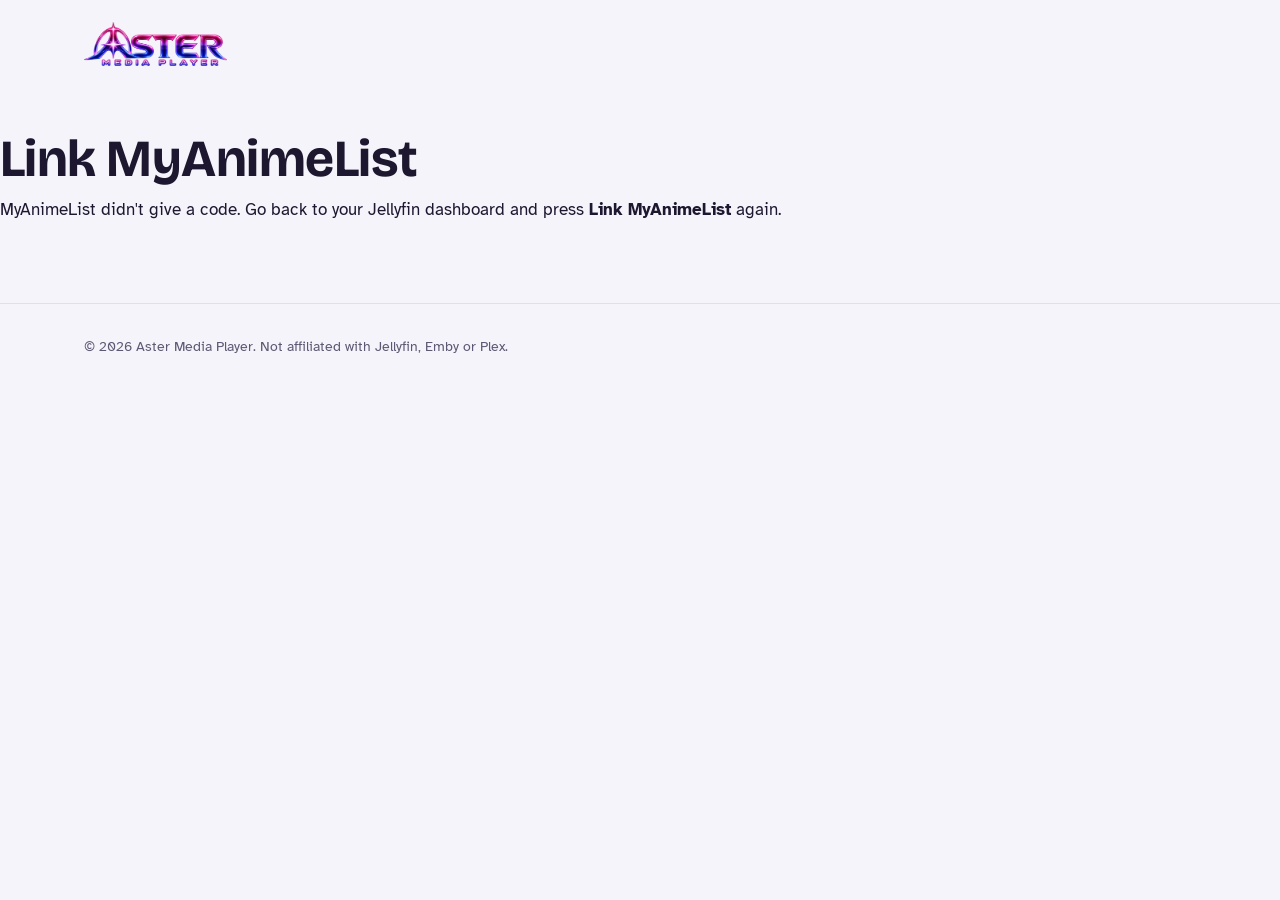
<file: link/myanimelist/index.html>
<!doctype html>
<html lang="en">
<head>
<meta charset="utf-8">
<meta name="viewport" content="width=device-width, initial-scale=1, viewport-fit=cover">
<title>Link MyAnimeList to Aster</title>
<meta name="description" content="The code that links your MyAnimeList account to Aster Tracking on your Jellyfin server.">
<!-- Where MyAnimeList sends people after they approve Aster Tracking; not something to find in search results. -->
<meta name="robots" content="noindex">
<meta name="referrer" content="no-referrer">
<link rel="icon" type="image/png" sizes="32x32" href="../../brand/icon-32.png">
<link rel="apple-touch-icon" href="../../brand/icon-180.png">
<link rel="preconnect" href="https://fonts.googleapis.com">
<link rel="preconnect" href="https://fonts.gstatic.com" crossorigin>
<link rel="stylesheet" href="https://fonts.googleapis.com/css2?family=Atkinson+Hyperlegible:wght@400;700&family=Bricolage+Grotesque:opsz,wght@12..96,600;12..96,700;12..96,800&family=IBM+Plex+Mono:wght@400;600&display=swap">
<style>img{max-width:100%;height:auto}</style>
<link rel="stylesheet" href="../../styles.css?v=202610241516">
<style>
  [hidden] { display: none !important; }
  .code-box { margin-top: 20px; padding: 18px 20px; border: 1px solid var(--line); border-radius: var(--radius); background: var(--surface); }
  .code-box textarea { width: 100%; min-height: 7.5em; font-family: var(--font-mono, "IBM Plex Mono", monospace); font-size: var(--step--1); word-break: break-all; resize: vertical; padding: 10px; border: 1px solid var(--line); border-radius: 8px; background: transparent; color: var(--ink); box-sizing: border-box; }
  .code-box .btn { margin-top: 12px; }
  .note { color: var(--muted); font-size: var(--step--1); margin-top: 10px; }
</style>
</head>
<body>
<header class="site-header">
  <div class="wrap">
    <a class="brand" href="../../index.html"><img src="../../brand/aster-logo-360.webp" width="360" height="111" alt="Aster Media Player"></a>
  </div>
</header>
<main class="doc">
  <h1>Link MyAnimeList</h1>

  <section id="got" hidden>
    <p>Copy this code and paste it into <strong>Aster Tracking</strong> on your Jellyfin server's dashboard, where you
      started linking, then press <strong>Finish linking</strong>.</p>
    <div class="code-box">
      <textarea id="code" readonly aria-label="Your code"></textarea>
      <button class="btn" id="copy" type="button">Copy code</button>
      <p class="note">The code works only with the server that asked for it, and only for a few minutes. Nothing is
        sent to or kept by this site.</p>
    </div>
  </section>

  <section id="refused" hidden>
    <p>MyAnimeList didn't give a code<span id="why"></span>. Go back to your Jellyfin dashboard and press
      <strong>Link MyAnimeList</strong> again.</p>
  </section>
</main>
<footer class="site-footer">
  <div class="wrap">
    <span>© 2026 Aster Media Player. Not affiliated with Jellyfin, Emby or Plex.</span>
  </div>
</footer>
<script>
  // The code is only read from the address and shown: this page sends it nowhere.
  (function () {
    var query = new URLSearchParams(location.search);
    var code = query.get('code');
    if (code) {
      document.getElementById('code').value = code;
      document.getElementById('got').hidden = false;
      var button = document.getElementById('copy');
      button.addEventListener('click', function () {
        var box = document.getElementById('code');
        box.select();
        var done = function () { button.textContent = 'Copied'; };
        if (navigator.clipboard) {
          navigator.clipboard.writeText(code).then(done, function () { document.execCommand('copy'); done(); });
        } else {
          document.execCommand('copy');
          done();
        }
      });
    } else {
      var error = query.get('error');
      if (error) { document.getElementById('why').textContent = ' (' + (query.get('message') || error) + ')'; }
      document.getElementById('refused').hidden = false;
    }
  })();
</script>
</body>
</html>
</file>
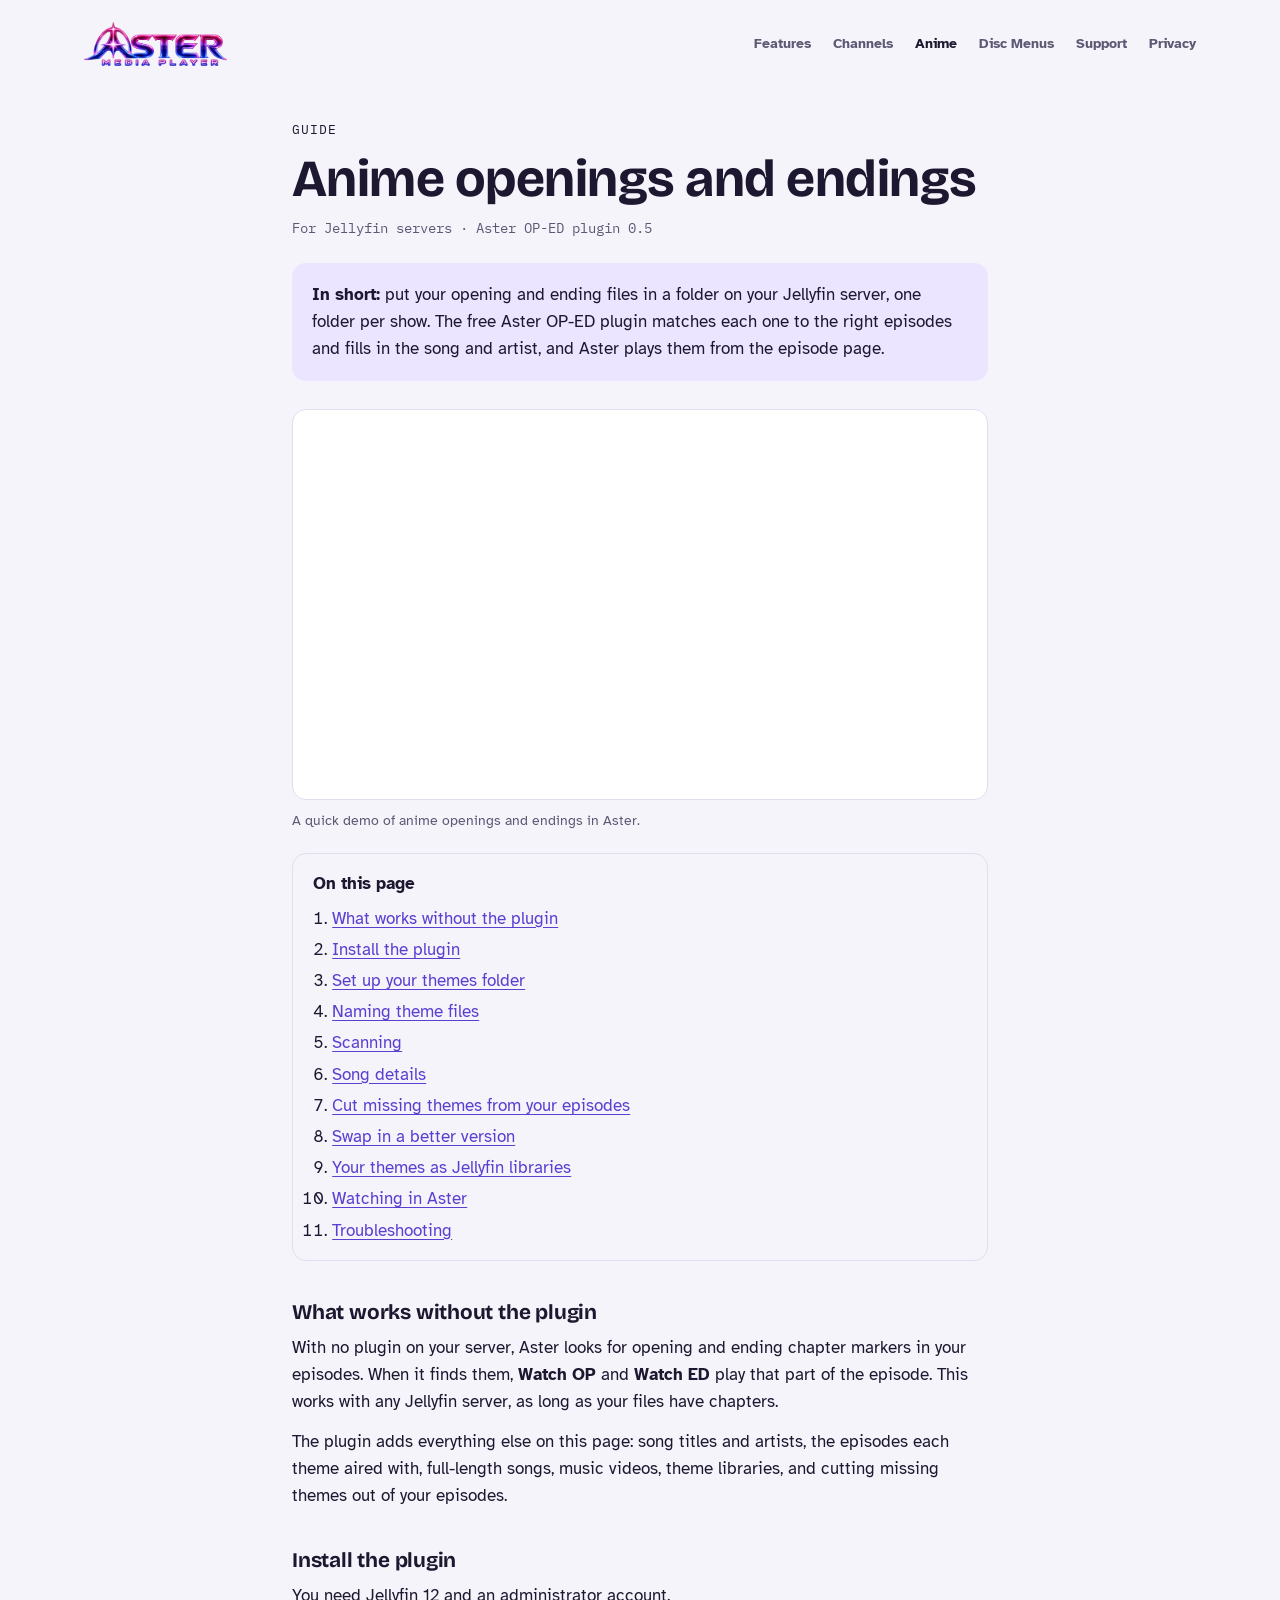
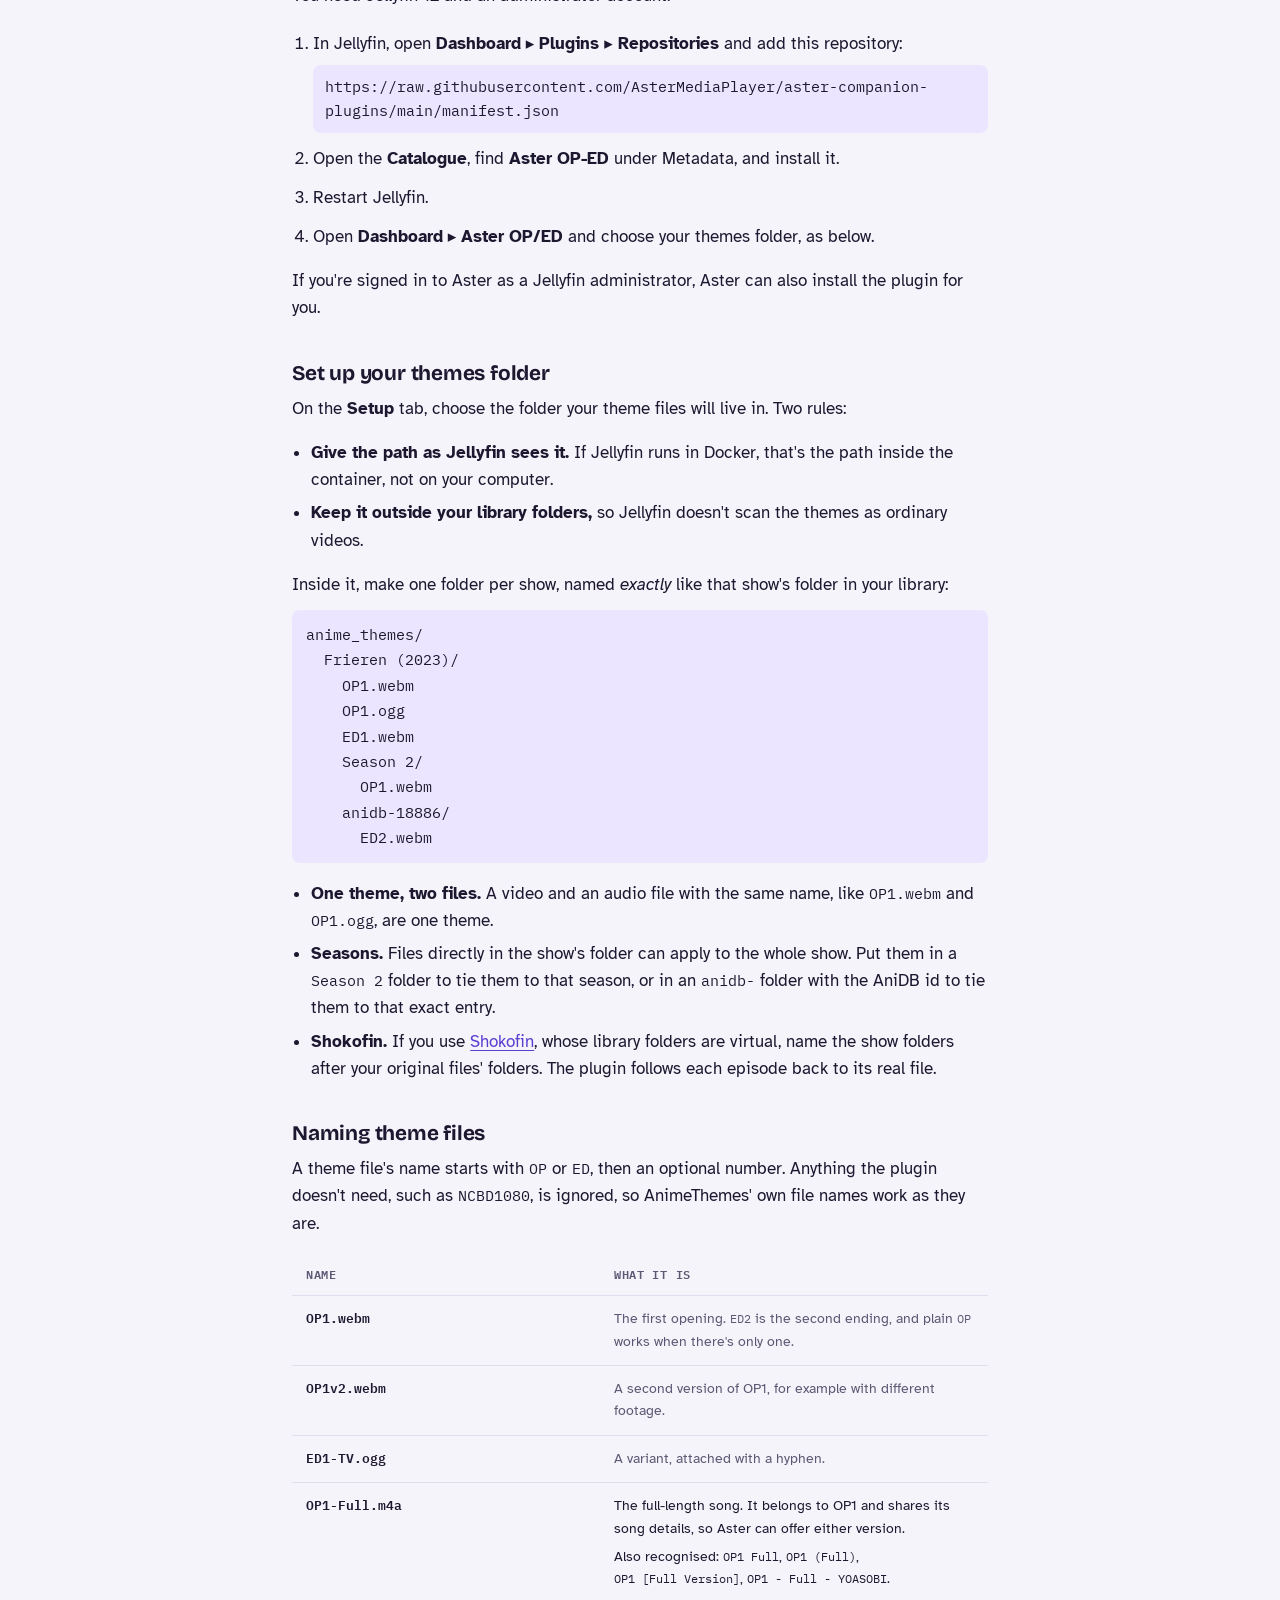
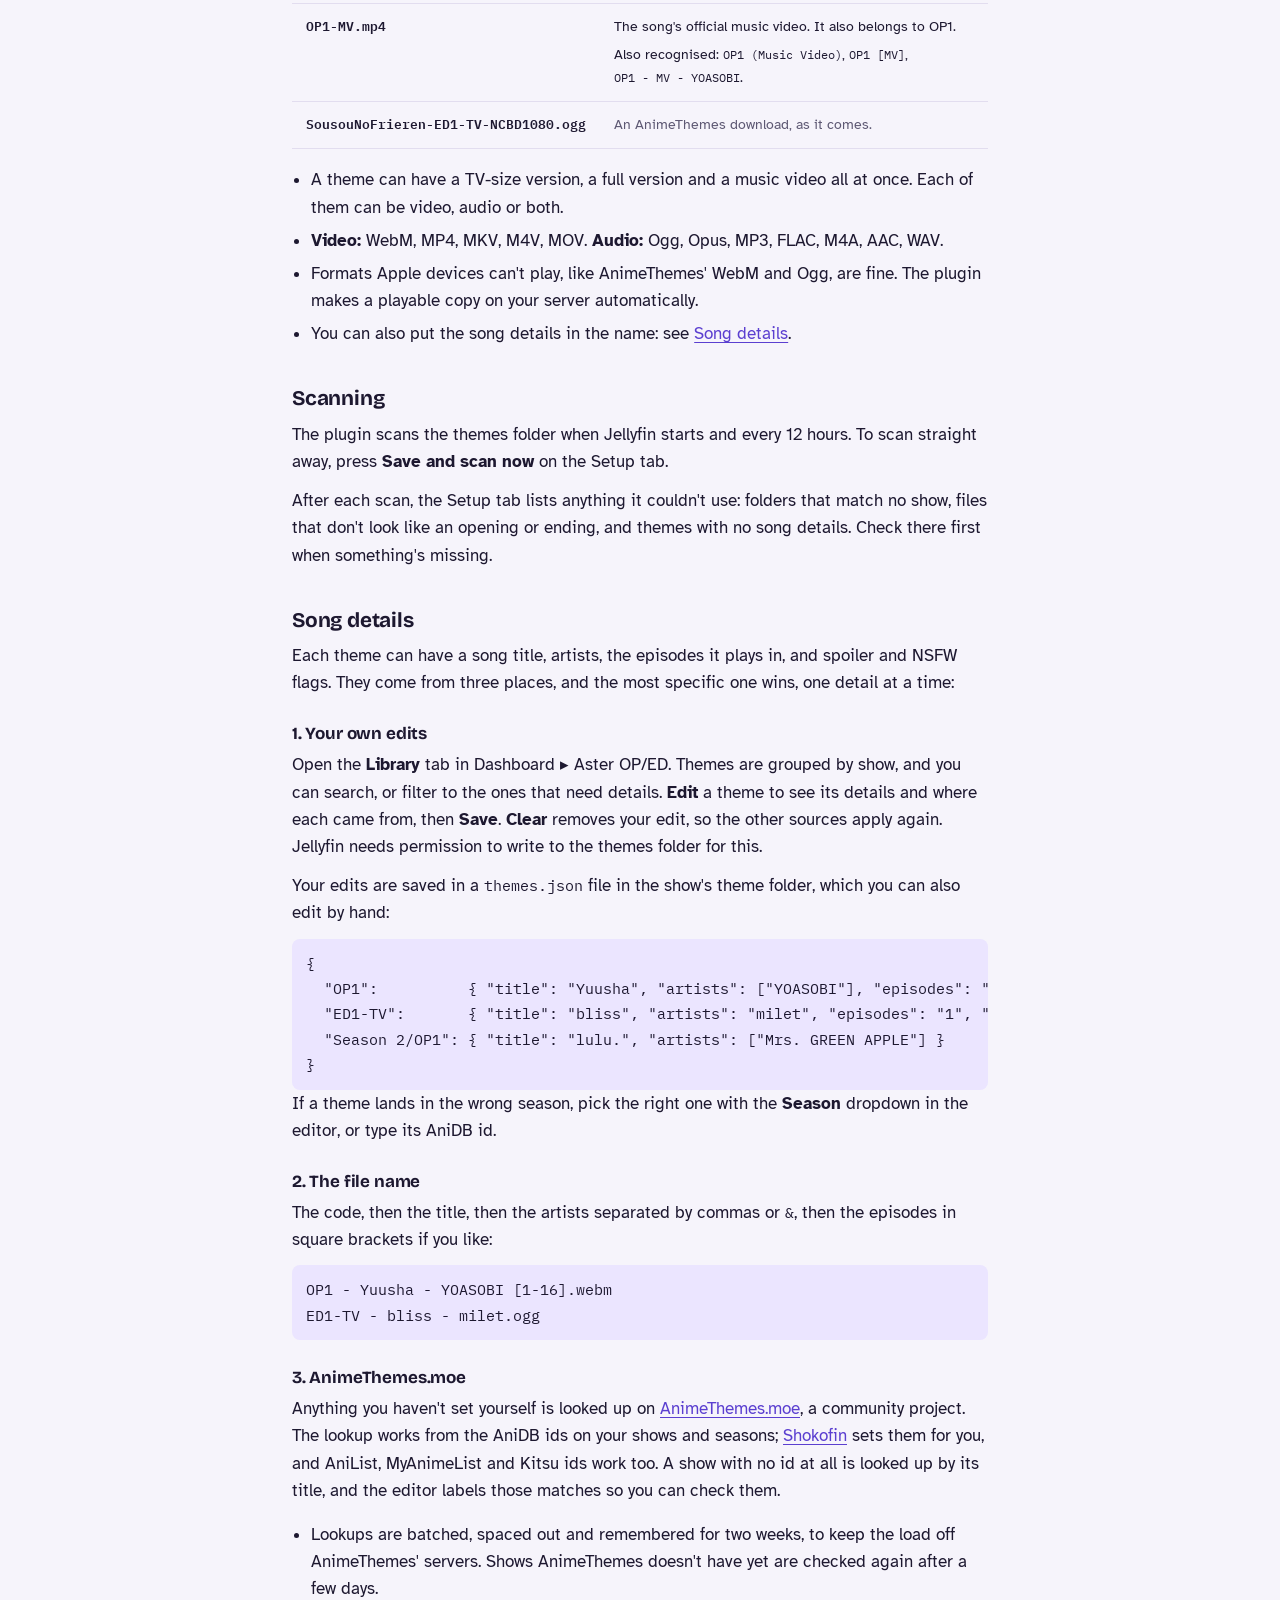
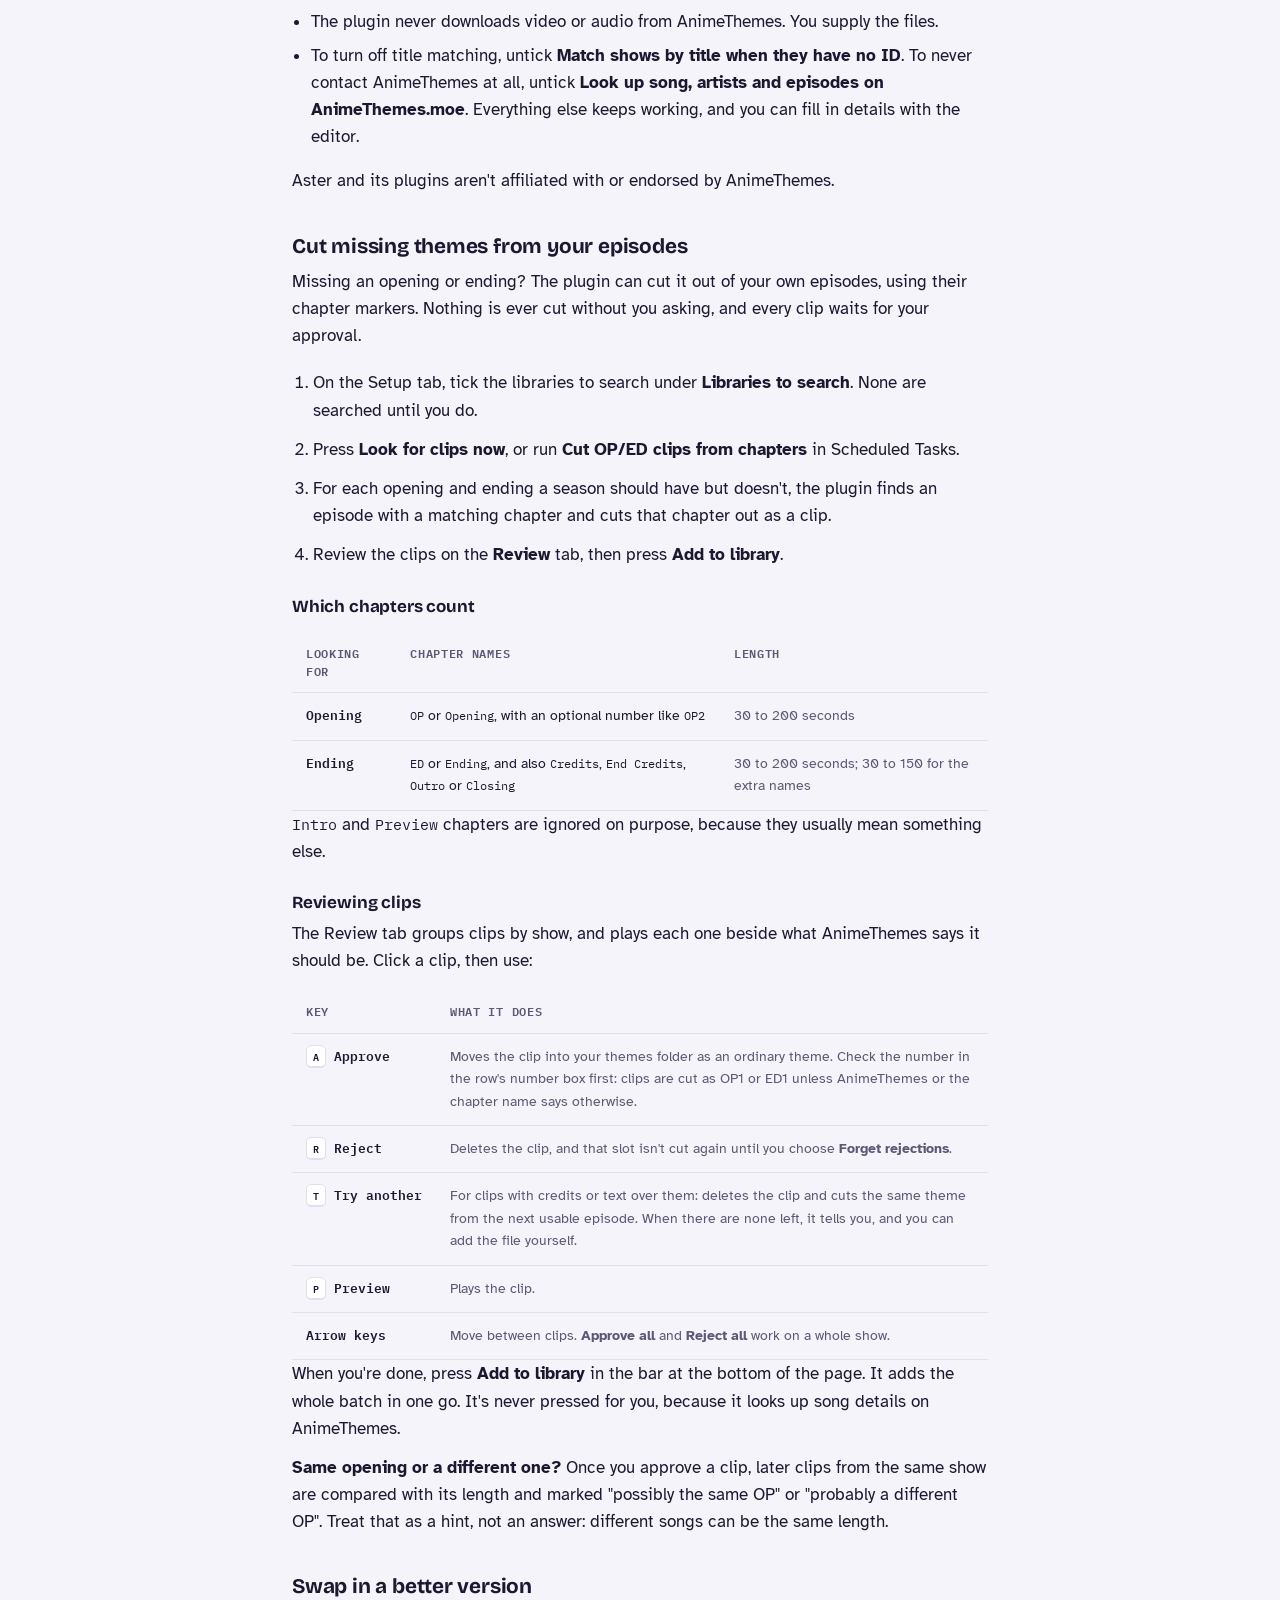
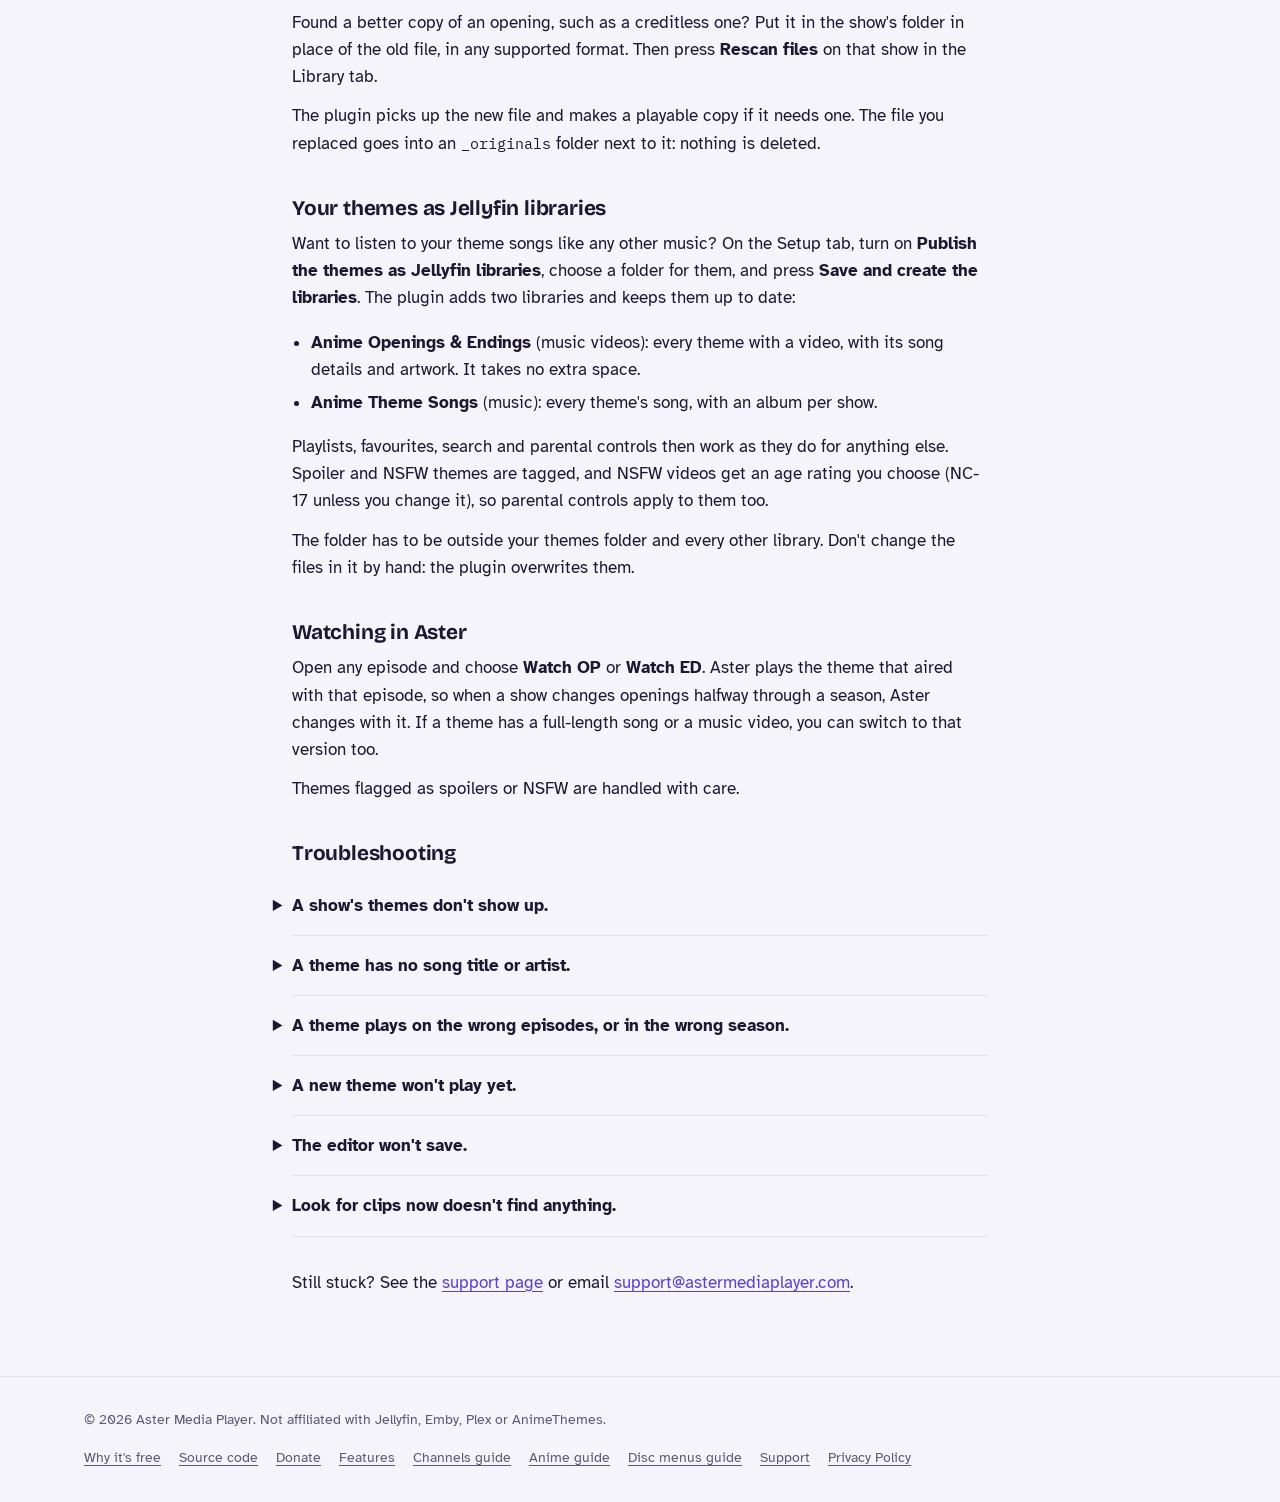
<file: anime-themes.html>
<!doctype html>
<html lang="en">
<head>
<meta charset="utf-8">
<meta name="viewport" content="width=device-width, initial-scale=1, viewport-fit=cover">
<title>Aster Anime Themes Guide</title>
<meta name="description" content="How to set up anime openings and endings in Aster Media Player: the Aster OP-ED plugin for Jellyfin, naming theme files, song details from AnimeThemes, and cutting missing themes from your episodes.">
<link rel="icon" type="image/png" sizes="32x32" href="brand/icon-32.png">
<link rel="apple-touch-icon" href="brand/icon-180.png">
<link rel="preconnect" href="https://fonts.googleapis.com">
<link rel="preconnect" href="https://fonts.gstatic.com" crossorigin>
<link rel="stylesheet" href="https://fonts.googleapis.com/css2?family=Atkinson+Hyperlegible:wght@400;700&family=Bricolage+Grotesque:opsz,wght@12..96,600;12..96,700;12..96,800&family=IBM+Plex+Mono:wght@400;600&display=swap">
<style>img{max-width:100%;height:auto}</style>
<link rel="stylesheet" href="styles.css?v=202611131100">
<style>
  .doc h3 { font-size: var(--step-0); margin-top: 28px; margin-bottom: 8px; }
  .toc { margin-top: 20px; padding: 16px 20px; border: 1px solid var(--line); border-radius: var(--radius); }
  .toc ol { margin: 8px 0 0; padding-left: 1.2rem; display: grid; gap: 4px; }
  .tag-list { display: block; margin-top: 12px; padding: 12px 14px; border-radius: 8px; background: var(--petal-soft);
    font-family: var(--font-mono); font-size: 0.82rem; line-height: 1.7; white-space: pre; overflow-x: auto; }
  .tag-table { width: 100%; border-collapse: collapse; font-size: var(--step--1); min-width: 36rem; }
  .tag-table th, .tag-table td { text-align: left; vertical-align: top; padding: 12px 14px; border-bottom: 1px solid var(--line); }
  .tag-table thead th { font-family: var(--font-mono); font-size: 0.72rem; letter-spacing: 0.06em; text-transform: uppercase; color: var(--muted); font-weight: 600; }
  .tag-table tbody th { font-family: var(--font-mono); font-weight: 600; font-size: 0.82rem; white-space: nowrap; }
  .tag-table td:last-child { color: var(--muted); }
  .tag-table td p + p { margin-top: 6px; }
  .tag-table td code { white-space: nowrap; }
  kbd { font-family: var(--font-mono); font-size: 0.8em; padding: 1px 6px; border: 1px solid var(--line); border-bottom-width: 2px; border-radius: 5px; background: var(--surface); }
  /* Phones: each row becomes a card instead of a sideways-scrolling table. */
  @media (max-width: 640px) {
    .tag-table { min-width: 0; }
    .tag-table thead { display: none; }
    .tag-table, .tag-table tbody, .tag-table tr, .tag-table th, .tag-table td { display: block; width: auto; }
    .tag-table tr { padding-block: 14px; border-bottom: 1px solid var(--line); }
    .tag-table th, .tag-table td { padding: 0; border: 0; }
    .tag-table tbody th { white-space: normal; overflow-wrap: anywhere; margin-bottom: 6px; color: var(--petal); }
    .tag-table td + td { margin-top: 8px; font-size: 0.95em; }
  }
</style>
</head>
<body>
<header class="site-header">
  <div class="wrap">
    <a class="brand" href="index.html"><img src="brand/aster-logo-360.webp" width="360" height="111" alt="Aster Media Player"></a>
    <nav class="nav" aria-label="Main">
      <a href="features.html">Features</a>
      <a href="channels.html">Channels</a>
      <a href="anime-themes.html" aria-current="page">Anime</a>
      <a href="disc-menus.html">Disc Menus</a>
      <a href="support.html">Support</a>
      <a href="privacy.html">Privacy</a>
    </nav>
  </div>
</header>

<main class="doc">
  <div class="wrap">
    <p class="eyebrow">Guide</p>
    <h1>Anime openings and endings</h1>
    <p class="updated">For Jellyfin servers · Aster OP-ED plugin 0.5</p>

    <div class="callout">
      <p><strong>In short:</strong> put your opening and ending files in a folder on your Jellyfin server, one folder per show. The free Aster OP-ED plugin matches each one to the right episodes and fills in the song and artist, and Aster plays them from the episode page.</p>
    </div>

    <figure class="video-demo">
      <div class="frame">
        <iframe src="https://www.youtube-nocookie.com/embed/syTcaU8J3r8?rel=0" title="Aster Anime Theme Video Demo" loading="lazy"
                allow="accelerometer; encrypted-media; gyroscope; picture-in-picture; web-share" referrerpolicy="strict-origin-when-cross-origin" allowfullscreen></iframe>
      </div>
      <figcaption>A quick demo of anime openings and endings in Aster.</figcaption>
    </figure>

    <nav class="toc" aria-label="On this page">
      <strong>On this page</strong>
      <ol>
        <li><a href="#no-plugin">What works without the plugin</a></li>
        <li><a href="#install">Install the plugin</a></li>
        <li><a href="#folder">Set up your themes folder</a></li>
        <li><a href="#naming">Naming theme files</a></li>
        <li><a href="#scanning">Scanning</a></li>
        <li><a href="#song-details">Song details</a></li>
        <li><a href="#clips">Cut missing themes from your episodes</a></li>
        <li><a href="#upgrade">Swap in a better version</a></li>
        <li><a href="#libraries">Your themes as Jellyfin libraries</a></li>
        <li><a href="#in-aster">Watching in Aster</a></li>
        <li><a href="#troubleshooting">Troubleshooting</a></li>
      </ol>
    </nav>

    <h2 id="no-plugin">What works without the plugin</h2>
    <p>With no plugin on your server, Aster looks for opening and ending chapter markers in your episodes. When it finds them, <strong>Watch OP</strong> and <strong>Watch ED</strong> play that part of the episode. This works with any Jellyfin server, as long as your files have chapters.</p>
    <p>The plugin adds everything else on this page: song titles and artists, the episodes each theme aired with, full-length songs, music videos, theme libraries, and cutting missing themes out of your episodes.</p>

    <h2 id="install">Install the plugin</h2>
    <p>You need Jellyfin 12 and an administrator account.</p>
    <ol class="steps">
      <li>In Jellyfin, open <strong>Dashboard ▸ Plugins ▸ Repositories</strong> and add this repository:
        <code class="repo-url">https://raw.githubusercontent.com/AsterMediaPlayer/aster-companion-plugins/main/manifest.json</code></li>
      <li>Open the <strong>Catalogue</strong>, find <strong>Aster OP-ED</strong> under Metadata, and install it.</li>
      <li>Restart Jellyfin.</li>
      <li>Open <strong>Dashboard ▸ Aster OP/ED</strong> and choose your themes folder, as below.</li>
    </ol>
    <p>If you're signed in to Aster as a Jellyfin administrator, Aster can also install the plugin for you.</p>

    <h2 id="folder">Set up your themes folder</h2>
    <p>On the <strong>Setup</strong> tab, choose the folder your theme files will live in. Two rules:</p>
    <ul>
      <li><strong>Give the path as Jellyfin sees it.</strong> If Jellyfin runs in Docker, that's the path inside the container, not on your computer.</li>
      <li><strong>Keep it outside your library folders,</strong> so Jellyfin doesn't scan the themes as ordinary videos.</li>
    </ul>
    <p>Inside it, make one folder per show, named <em>exactly</em> like that show's folder in your library:</p>
    <code class="tag-list">anime_themes/
  Frieren (2023)/
    OP1.webm
    OP1.ogg
    ED1.webm
    Season 2/
      OP1.webm
    anidb-18886/
      ED2.webm</code>
    <ul>
      <li><strong>One theme, two files.</strong> A video and an audio file with the same name, like <code>OP1.webm</code> and <code>OP1.ogg</code>, are one theme.</li>
      <li><strong>Seasons.</strong> Files directly in the show's folder can apply to the whole show. Put them in a <code>Season 2</code> folder to tie them to that season, or in an <code>anidb-</code> folder with the AniDB id to tie them to that exact entry.</li>
      <li><strong>Shokofin.</strong> If you use <a href="https://github.com/ShokoAnime/Shokofin">Shokofin</a>, whose library folders are virtual, name the show folders after your original files' folders. The plugin follows each episode back to its real file.</li>
    </ul>

    <h2 id="naming">Naming theme files</h2>
    <p>A theme file's name starts with <code>OP</code> or <code>ED</code>, then an optional number. Anything the plugin doesn't need, such as <code>NCBD1080</code>, is ignored, so AnimeThemes' own file names work as they are.</p>
    <div class="table-wrap">
      <table class="tag-table">
        <thead><tr><th scope="col">Name</th><th scope="col">What it is</th></tr></thead>
        <tbody>
          <tr><th scope="row">OP1.webm</th><td>The first opening. <code>ED2</code> is the second ending, and plain <code>OP</code> works when there's only one.</td></tr>
          <tr><th scope="row">OP1v2.webm</th><td>A second version of OP1, for example with different footage.</td></tr>
          <tr><th scope="row">ED1-TV.ogg</th><td>A variant, attached with a hyphen.</td></tr>
          <tr><th scope="row">OP1-Full.m4a</th><td>
            <p>The full-length song. It belongs to OP1 and shares its song details, so Aster can offer either version.</p>
            <p>Also recognised: <code>OP1 Full</code>, <code>OP1 (Full)</code>, <code>OP1 [Full Version]</code>, <code>OP1 - Full - YOASOBI</code>.</p>
          </td></tr>
          <tr><th scope="row">OP1-MV.mp4</th><td>
            <p>The song's official music video. It also belongs to OP1.</p>
            <p>Also recognised: <code>OP1 (Music Video)</code>, <code>OP1 [MV]</code>, <code>OP1 - MV - YOASOBI</code>.</p>
          </td></tr>
          <tr><th scope="row">SousouNoFrieren-ED1-TV-NCBD1080.ogg</th><td>An AnimeThemes download, as it comes.</td></tr>
        </tbody>
      </table>
    </div>
    <ul>
      <li>A theme can have a TV-size version, a full version and a music video all at once. Each of them can be video, audio or both.</li>
      <li><strong>Video:</strong> WebM, MP4, MKV, M4V, MOV. <strong>Audio:</strong> Ogg, Opus, MP3, FLAC, M4A, AAC, WAV.</li>
      <li>Formats Apple devices can't play, like AnimeThemes' WebM and Ogg, are fine. The plugin makes a playable copy on your server automatically.</li>
      <li>You can also put the song details in the name: see <a href="#song-details">Song details</a>.</li>
    </ul>

    <h2 id="scanning">Scanning</h2>
    <p>The plugin scans the themes folder when Jellyfin starts and every 12 hours. To scan straight away, press <strong>Save and scan now</strong> on the Setup tab.</p>
    <p>After each scan, the Setup tab lists anything it couldn't use: folders that match no show, files that don't look like an opening or ending, and themes with no song details. Check there first when something's missing.</p>

    <h2 id="song-details">Song details</h2>
    <p>Each theme can have a song title, artists, the episodes it plays in, and spoiler and NSFW flags. They come from three places, and the most specific one wins, one detail at a time:</p>

    <h3>1. Your own edits</h3>
    <p>Open the <strong>Library</strong> tab in Dashboard ▸ Aster OP/ED. Themes are grouped by show, and you can search, or filter to the ones that need details. <strong>Edit</strong> a theme to see its details and where each came from, then <strong>Save</strong>. <strong>Clear</strong> removes your edit, so the other sources apply again. Jellyfin needs permission to write to the themes folder for this.</p>
    <p>Your edits are saved in a <code>themes.json</code> file in the show's theme folder, which you can also edit by hand:</p>
    <code class="tag-list">{
  "OP1":          { "title": "Yuusha", "artists": ["YOASOBI"], "episodes": "1-16" },
  "ED1-TV":       { "title": "bliss", "artists": "milet", "episodes": "1", "spoiler": false },
  "Season 2/OP1": { "title": "lulu.", "artists": ["Mrs. GREEN APPLE"] }
}</code>
    <p>If a theme lands in the wrong season, pick the right one with the <strong>Season</strong> dropdown in the editor, or type its AniDB id.</p>

    <h3>2. The file name</h3>
    <p>The code, then the title, then the artists separated by commas or <code>&amp;</code>, then the episodes in square brackets if you like:</p>
    <code class="tag-list">OP1 - Yuusha - YOASOBI [1-16].webm
ED1-TV - bliss - milet.ogg</code>

    <h3>3. AnimeThemes.moe</h3>
    <p>Anything you haven't set yourself is looked up on <a href="https://animethemes.moe">AnimeThemes.moe</a>, a community project. The lookup works from the AniDB ids on your shows and seasons; <a href="https://github.com/ShokoAnime/Shokofin">Shokofin</a> sets them for you, and AniList, MyAnimeList and Kitsu ids work too. A show with no id at all is looked up by its title, and the editor labels those matches so you can check them.</p>
    <ul>
      <li>Lookups are batched, spaced out and remembered for two weeks, to keep the load off AnimeThemes' servers. Shows AnimeThemes doesn't have yet are checked again after a few days.</li>
      <li>The plugin never downloads video or audio from AnimeThemes. You supply the files.</li>
      <li>To turn off title matching, untick <strong>Match shows by title when they have no ID</strong>. To never contact AnimeThemes at all, untick <strong>Look up song, artists and episodes on AnimeThemes.moe</strong>. Everything else keeps working, and you can fill in details with the editor.</li>
    </ul>
    <p>Aster and its plugins aren't affiliated with or endorsed by AnimeThemes.</p>

    <h2 id="clips">Cut missing themes from your episodes</h2>
    <p>Missing an opening or ending? The plugin can cut it out of your own episodes, using their chapter markers. Nothing is ever cut without you asking, and every clip waits for your approval.</p>
    <ol class="steps">
      <li>On the Setup tab, tick the libraries to search under <strong>Libraries to search</strong>. None are searched until you do.</li>
      <li>Press <strong>Look for clips now</strong>, or run <strong>Cut OP/ED clips from chapters</strong> in Scheduled Tasks.</li>
      <li>For each opening and ending a season should have but doesn't, the plugin finds an episode with a matching chapter and cuts that chapter out as a clip.</li>
      <li>Review the clips on the <strong>Review</strong> tab, then press <strong>Add to library</strong>.</li>
    </ol>

    <h3>Which chapters count</h3>
    <div class="table-wrap">
      <table class="tag-table">
        <thead><tr><th scope="col">Looking for</th><th scope="col">Chapter names</th><th scope="col">Length</th></tr></thead>
        <tbody>
          <tr><th scope="row">Opening</th><td><code>OP</code> or <code>Opening</code>, with an optional number like <code>OP2</code></td><td>30 to 200 seconds</td></tr>
          <tr><th scope="row">Ending</th><td><code>ED</code> or <code>Ending</code>, and also <code>Credits</code>, <code>End Credits</code>, <code>Outro</code> or <code>Closing</code></td><td>30 to 200 seconds; 30 to 150 for the extra names</td></tr>
        </tbody>
      </table>
    </div>
    <p><code>Intro</code> and <code>Preview</code> chapters are ignored on purpose, because they usually mean something else.</p>

    <h3>Reviewing clips</h3>
    <p>The Review tab groups clips by show, and plays each one beside what AnimeThemes says it should be. Click a clip, then use:</p>
    <div class="table-wrap">
      <table class="tag-table">
        <thead><tr><th scope="col">Key</th><th scope="col">What it does</th></tr></thead>
        <tbody>
          <tr><th scope="row"><kbd>A</kbd> Approve</th><td>Moves the clip into your themes folder as an ordinary theme. Check the number in the row's number box first: clips are cut as OP1 or ED1 unless AnimeThemes or the chapter name says otherwise.</td></tr>
          <tr><th scope="row"><kbd>R</kbd> Reject</th><td>Deletes the clip, and that slot isn't cut again until you choose <strong>Forget rejections</strong>.</td></tr>
          <tr><th scope="row"><kbd>T</kbd> Try another</th><td>For clips with credits or text over them: deletes the clip and cuts the same theme from the next usable episode. When there are none left, it tells you, and you can add the file yourself.</td></tr>
          <tr><th scope="row"><kbd>P</kbd> Preview</th><td>Plays the clip.</td></tr>
          <tr><th scope="row">Arrow keys</th><td>Move between clips. <strong>Approve all</strong> and <strong>Reject all</strong> work on a whole show.</td></tr>
        </tbody>
      </table>
    </div>
    <p>When you're done, press <strong>Add to library</strong> in the bar at the bottom of the page. It adds the whole batch in one go. It's never pressed for you, because it looks up song details on AnimeThemes.</p>
    <p><strong>Same opening or a different one?</strong> Once you approve a clip, later clips from the same show are compared with its length and marked "possibly the same OP" or "probably a different OP". Treat that as a hint, not an answer: different songs can be the same length.</p>

    <h2 id="upgrade">Swap in a better version</h2>
    <p>Found a better copy of an opening, such as a creditless one? Put it in the show's folder in place of the old file, in any supported format. Then press <strong>Rescan files</strong> on that show in the Library tab.</p>
    <p>The plugin picks up the new file and makes a playable copy if it needs one. The file you replaced goes into an <code>_originals</code> folder next to it: nothing is deleted.</p>

    <h2 id="libraries">Your themes as Jellyfin libraries</h2>
    <p>Want to listen to your theme songs like any other music? On the Setup tab, turn on <strong>Publish the themes as Jellyfin libraries</strong>, choose a folder for them, and press <strong>Save and create the libraries</strong>. The plugin adds two libraries and keeps them up to date:</p>
    <ul>
      <li><strong>Anime Openings &amp; Endings</strong> (music videos): every theme with a video, with its song details and artwork. It takes no extra space.</li>
      <li><strong>Anime Theme Songs</strong> (music): every theme's song, with an album per show.</li>
    </ul>
    <p>Playlists, favourites, search and parental controls then work as they do for anything else. Spoiler and NSFW themes are tagged, and NSFW videos get an age rating you choose (NC-17 unless you change it), so parental controls apply to them too.</p>
    <p>The folder has to be outside your themes folder and every other library. Don't change the files in it by hand: the plugin overwrites them.</p>

    <h2 id="in-aster">Watching in Aster</h2>
    <p>Open any episode and choose <strong>Watch OP</strong> or <strong>Watch ED</strong>. Aster plays the theme that aired with that episode, so when a show changes openings halfway through a season, Aster changes with it. If a theme has a full-length song or a music video, you can switch to that version too.</p>
    <p>Themes flagged as spoilers or NSFW are handled with care.</p>

    <h2 id="troubleshooting">Troubleshooting</h2>
    <div class="faq">
      <details>
        <summary>A show's themes don't show up.</summary>
        <p>Check the Setup tab after a scan. If the show's folder is listed as not matching any show, its name doesn't match the show's folder in your library. Rename it to match exactly, then press <strong>Save and scan now</strong>. Also check the files start with <code>OP</code> or <code>ED</code>, and the themes folder is outside your libraries.</p>
      </details>
      <details>
        <summary>A theme has no song title or artist.</summary>
        <p>AnimeThemes may not have that show yet: newer and lesser-known shows are often added later, and the plugin checks again after a few days. It also needs an AniDB, AniList, MyAnimeList or Kitsu id on the show. In the meantime, fill in the details in the editor on the Library tab, or in the file name.</p>
      </details>
      <details>
        <summary>A theme plays on the wrong episodes, or in the wrong season.</summary>
        <p>Open it in the editor on the Library tab, which says how its season was chosen. Pick the right one with the <strong>Season</strong> dropdown, or move the file into that season's <code>Season N</code> or <code>anidb-</code> folder. To set which episodes it plays in, edit its episode range.</p>
      </details>
      <details>
        <summary>A new theme won't play yet.</summary>
        <p>If it's a format Apple devices can't play, like WebM, the plugin is still making a playable copy. That takes about 15 seconds for a 90-second opening, one file at a time, so a big batch can take a while.</p>
      </details>
      <details>
        <summary>The editor won't save.</summary>
        <p>Jellyfin needs permission to write to your themes folder. If it runs in Docker, check that the folder isn't mounted read-only.</p>
      </details>
      <details>
        <summary>Look for clips now doesn't find anything.</summary>
        <p>Make sure you ticked at least one library under <strong>Libraries to search</strong>, and that your episodes have chapters named like the ones in <a href="#clips">the table above</a>. Episodes without chapter markers can't be cut.</p>
      </details>
    </div>

    <p style="margin-top: 32px">Still stuck? See the <a href="support.html">support page</a> or email <a href="mailto:support@astermediaplayer.com">support@astermediaplayer.com</a>.</p>
  </div>
</main>

<footer class="site-footer">
  <div class="wrap">
    <span>© 2026 Aster Media Player. Not affiliated with Jellyfin, Emby, Plex or AnimeThemes.</span>
    <nav aria-label="Footer">
      <a href="story.html">Why it's free</a>
      <a href="https://github.com/AsterMediaPlayer/Aster-Media-Player">Source code</a>
      <a href="index.html#donate">Donate</a>
      <a href="features.html">Features</a>
      <a href="channels.html">Channels guide</a>
      <a href="anime-themes.html">Anime guide</a>
      <a href="disc-menus.html">Disc menus guide</a>
      <a href="support.html">Support</a>
      <a href="privacy.html">Privacy Policy</a>
    </nav>
  </div>
</footer>
<!-- Ko-fi floating "Support me" button (added 2026-11-11) -->
<script src='https://storage.ko-fi.com/cdn/scripts/overlay-widget.js'></script>
<script>
  kofiWidgetOverlay.draw('Y7C12AHTH3', {
    'type': 'floating-chat',
    'floating-chat.donateButton.text': 'Support me',
    'floating-chat.donateButton.background-color': '#794bc4',
    'floating-chat.donateButton.text-color': '#fff'
  });
</script>
</body>
</html>
</file>
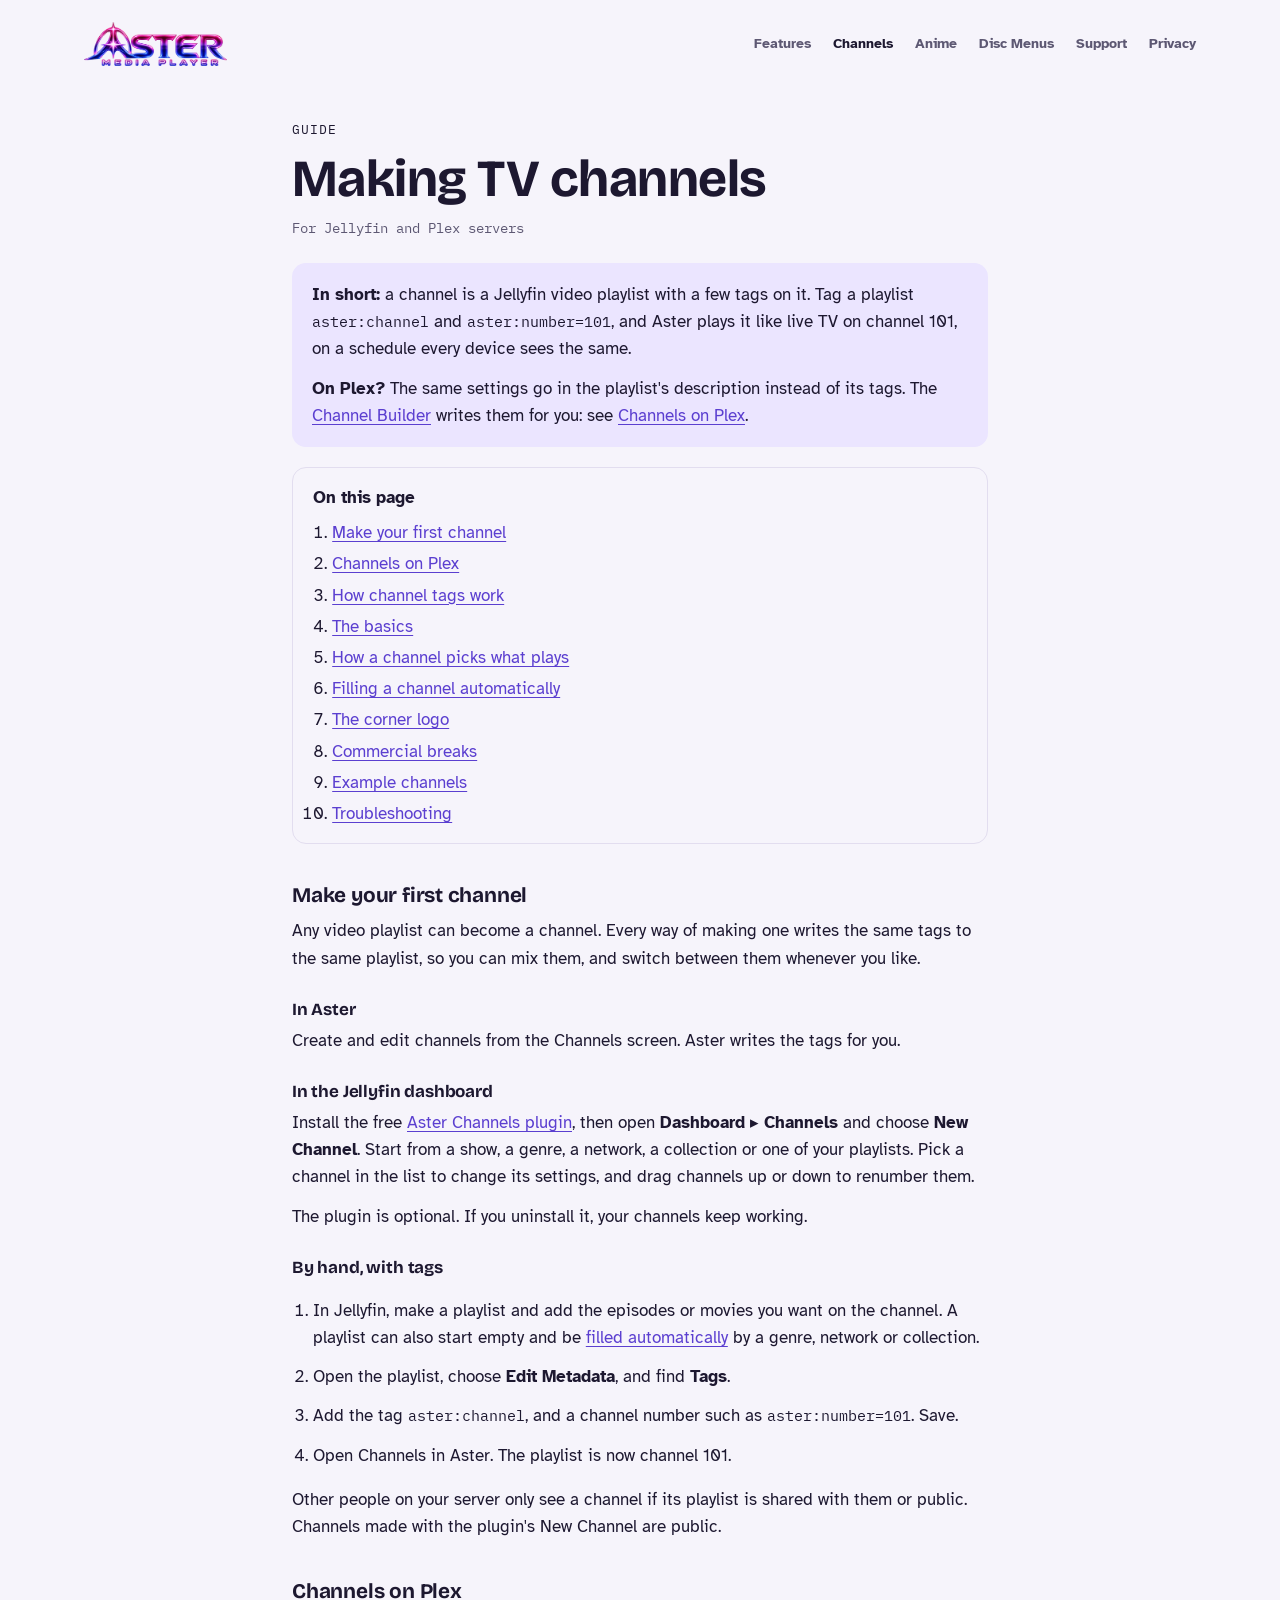
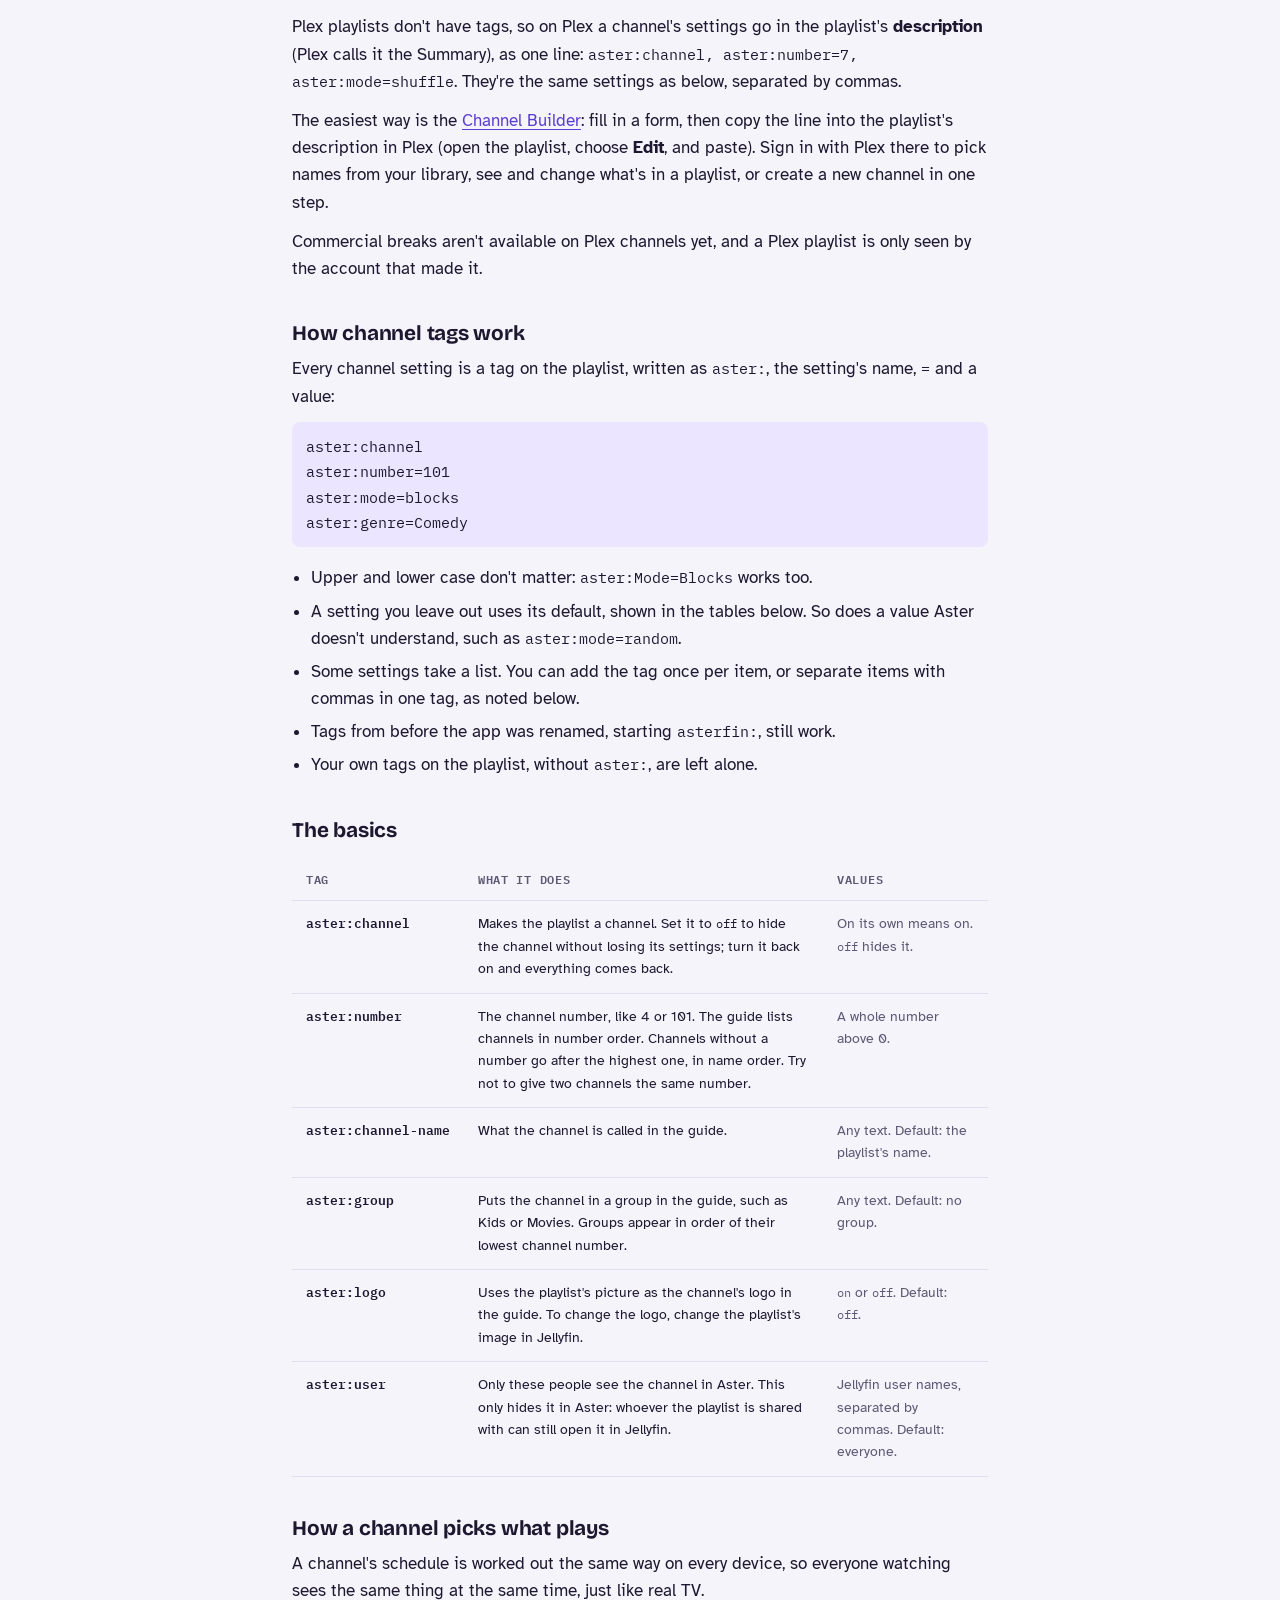
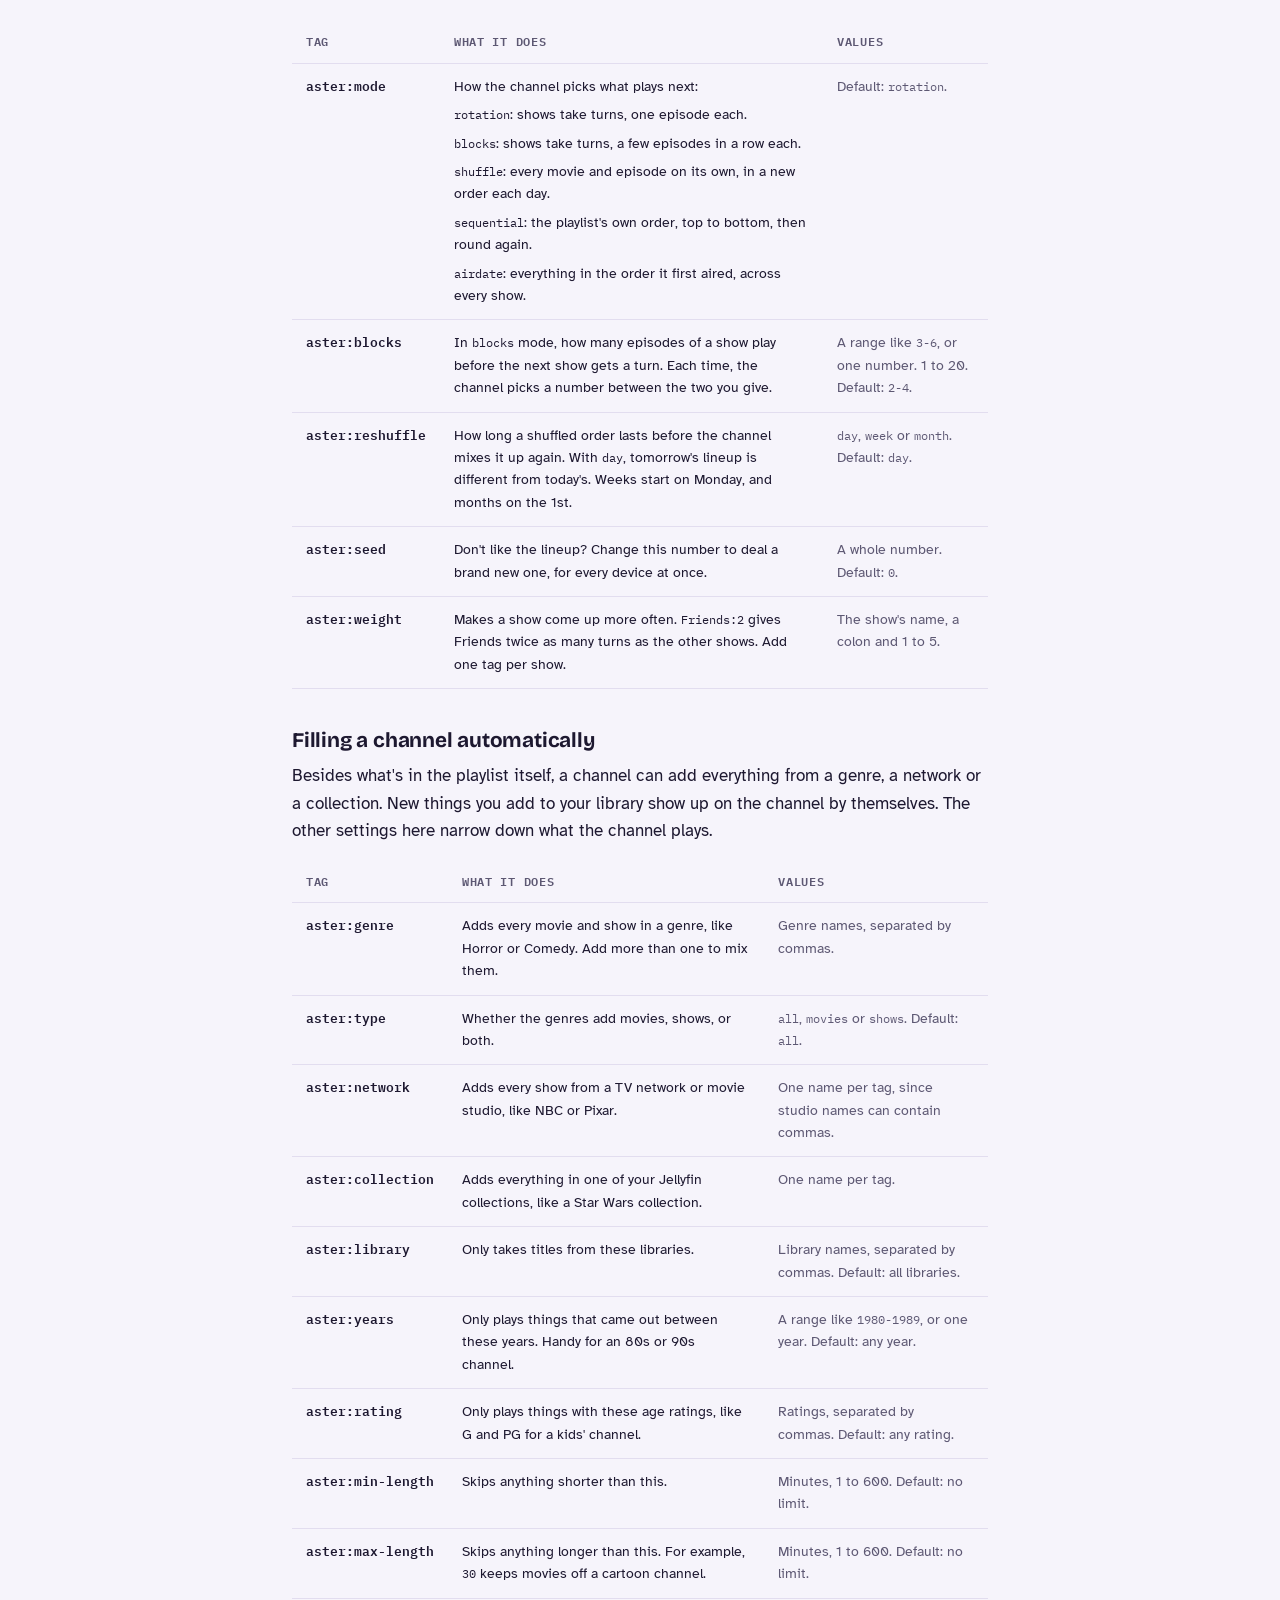
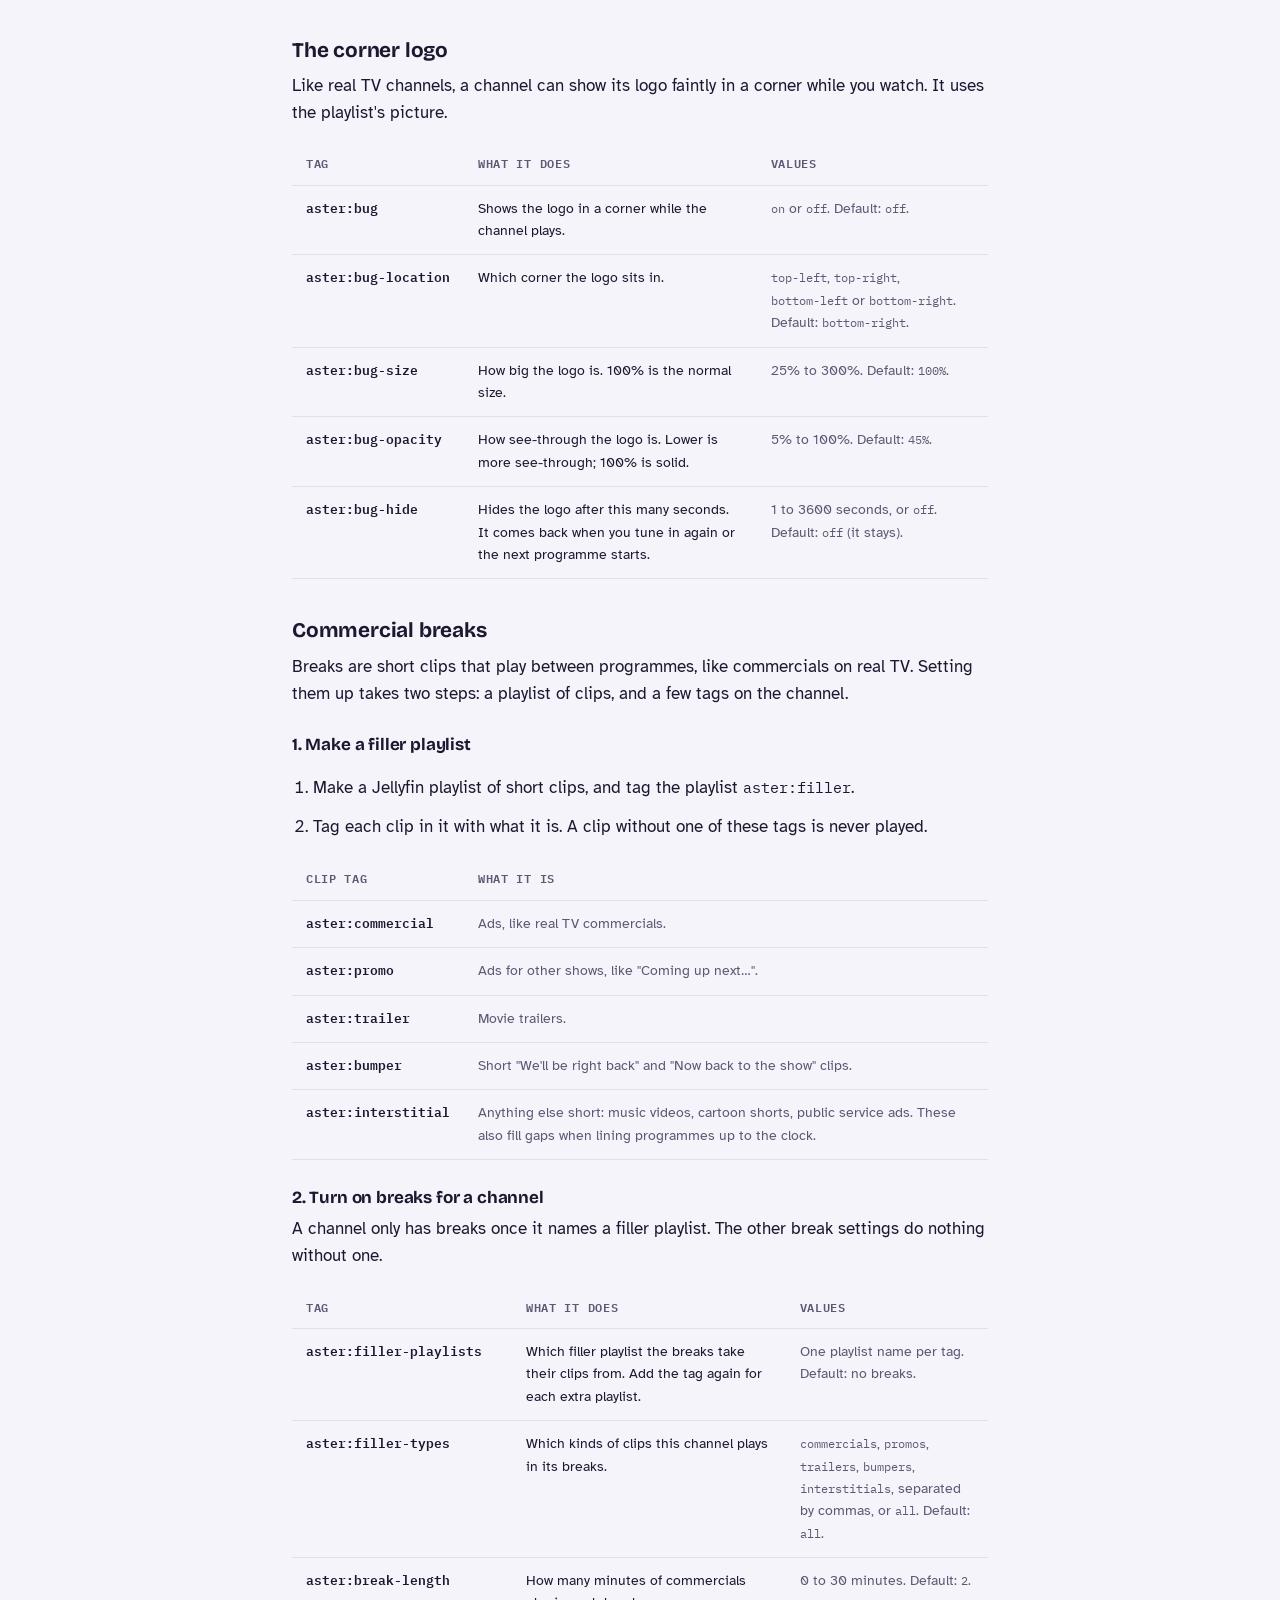
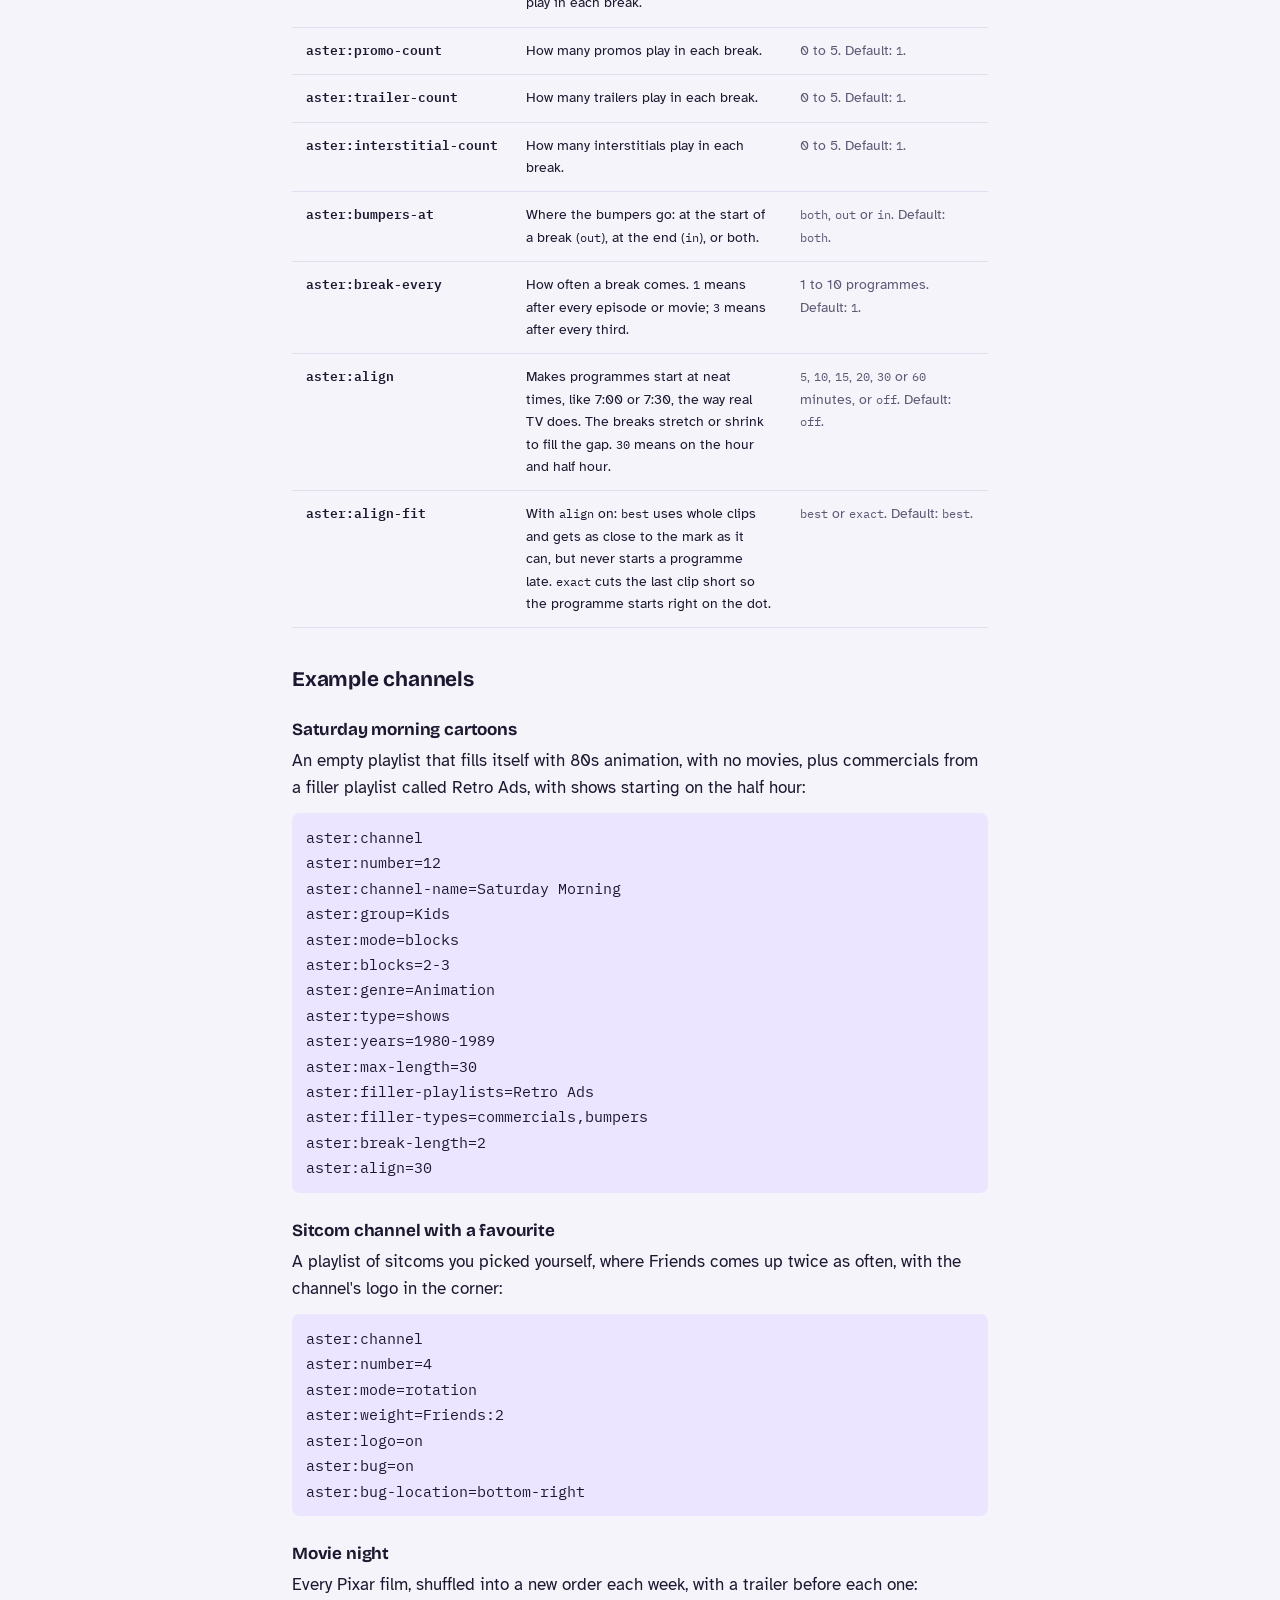
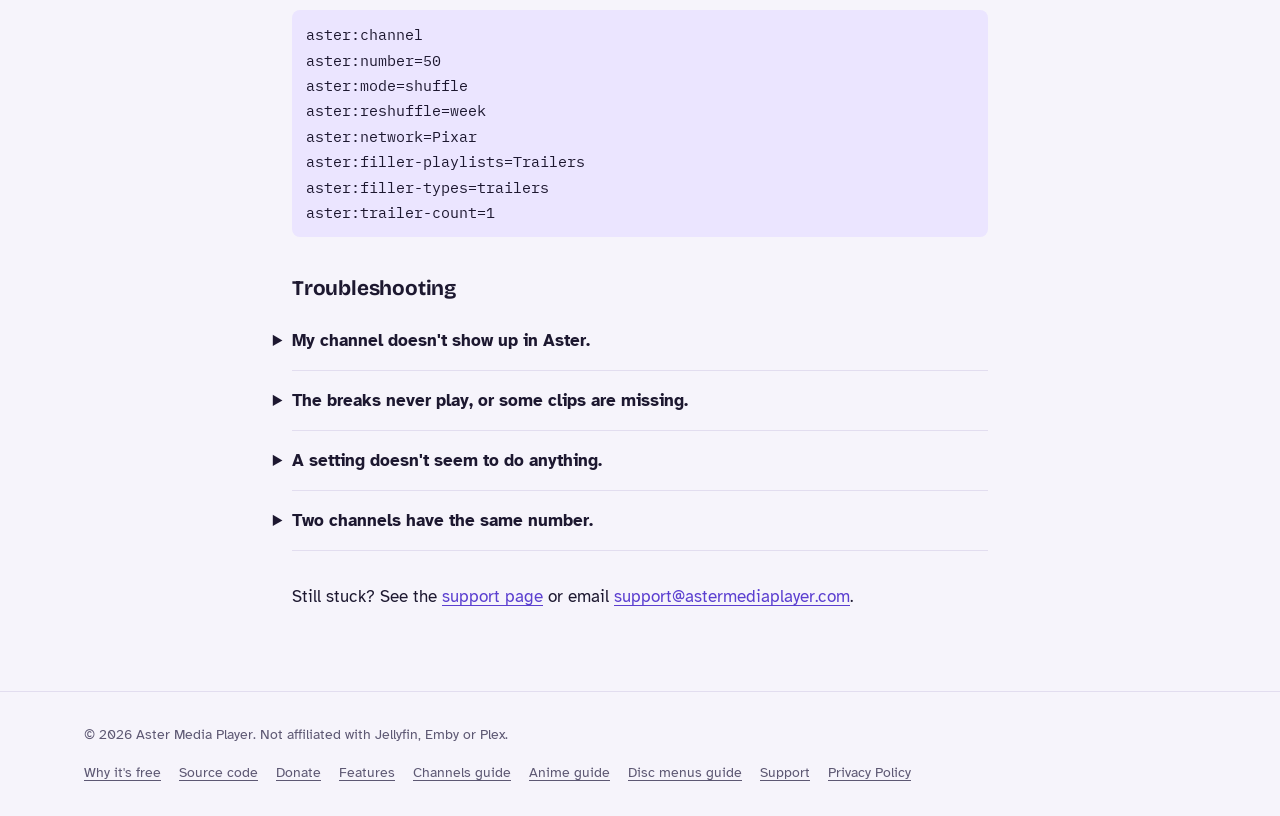
<file: channels.html>
<!doctype html>
<html lang="en">
<head>
<meta charset="utf-8">
<meta name="viewport" content="width=device-width, initial-scale=1, viewport-fit=cover">
<title>Aster Channels Guide</title>
<meta name="description" content="How to make TV channels in Aster Media Player from your Jellyfin playlists, with every channel tag explained: modes, sources, the corner logo and commercial breaks.">
<link rel="icon" type="image/png" sizes="32x32" href="brand/icon-32.png">
<link rel="apple-touch-icon" href="brand/icon-180.png">
<link rel="preconnect" href="https://fonts.googleapis.com">
<link rel="preconnect" href="https://fonts.gstatic.com" crossorigin>
<link rel="stylesheet" href="https://fonts.googleapis.com/css2?family=Atkinson+Hyperlegible:wght@400;700&family=Bricolage+Grotesque:opsz,wght@12..96,600;12..96,700;12..96,800&family=IBM+Plex+Mono:wght@400;600&display=swap">
<style>img{max-width:100%;height:auto}</style>
<link rel="stylesheet" href="styles.css?v=202611131100">
<style>
  .doc h3 { font-size: var(--step-0); margin-top: 28px; margin-bottom: 8px; }
  .toc { margin-top: 20px; padding: 16px 20px; border: 1px solid var(--line); border-radius: var(--radius); }
  .toc ol { margin: 8px 0 0; padding-left: 1.2rem; display: grid; gap: 4px; }
  .tag-list { display: block; margin-top: 12px; padding: 12px 14px; border-radius: 8px; background: var(--petal-soft);
    font-family: var(--font-mono); font-size: 0.82rem; line-height: 1.7; white-space: pre; overflow-x: auto; }
  .tag-table { width: 100%; border-collapse: collapse; font-size: var(--step--1); min-width: 36rem; }
  .tag-table th, .tag-table td { text-align: left; vertical-align: top; padding: 12px 14px; border-bottom: 1px solid var(--line); }
  .tag-table thead th { font-family: var(--font-mono); font-size: 0.72rem; letter-spacing: 0.06em; text-transform: uppercase; color: var(--muted); font-weight: 600; }
  .tag-table tbody th { font-family: var(--font-mono); font-weight: 600; font-size: 0.82rem; white-space: nowrap; }
  .tag-table td:last-child { color: var(--muted); }
  .tag-table td:last-child code, .tag-table td p code { white-space: nowrap; }
  .tag-table td p + p { margin-top: 6px; }
  /* Phones: each row becomes a card (tag, then what it does, then values) instead of a sideways-scrolling table. */
  @media (max-width: 640px) {
    .tag-table { min-width: 0; }
    .tag-table thead { display: none; }
    .tag-table, .tag-table tbody, .tag-table tr, .tag-table th, .tag-table td { display: block; width: auto; }
    .tag-table tr { padding-block: 14px; border-bottom: 1px solid var(--line); }
    .tag-table th, .tag-table td { padding: 0; border: 0; }
    .tag-table tbody th { white-space: normal; overflow-wrap: anywhere; margin-bottom: 6px; color: var(--petal); }
    .tag-table td + td { margin-top: 8px; font-size: 0.95em; }
  }
</style>
</head>
<body>
<header class="site-header">
  <div class="wrap">
    <a class="brand" href="index.html"><img src="brand/aster-logo-360.webp" width="360" height="111" alt="Aster Media Player"></a>
    <nav class="nav" aria-label="Main">
      <a href="features.html">Features</a>
      <a href="channels.html" aria-current="page">Channels</a>
      <a href="anime-themes.html">Anime</a>
      <a href="disc-menus.html">Disc Menus</a>
      <a href="support.html">Support</a>
      <a href="privacy.html">Privacy</a>
    </nav>
  </div>
</header>

<main class="doc">
  <div class="wrap">
    <p class="eyebrow">Guide</p>
    <h1>Making TV channels</h1>
    <p class="updated">For Jellyfin and Plex servers</p>

    <div class="callout">
      <p><strong>In short:</strong> a channel is a Jellyfin video playlist with a few tags on it. Tag a playlist <code>aster:channel</code> and <code>aster:number=101</code>, and Aster plays it like live TV on channel 101, on a schedule every device sees the same.</p>
      <p><strong>On Plex?</strong> The same settings go in the playlist's description instead of its tags. The <a href="https://channels.astermediaplayer.com/">Channel Builder</a> writes them for you: see <a href="#plex">Channels on Plex</a>.</p>
    </div>

    <nav class="toc" aria-label="On this page">
      <strong>On this page</strong>
      <ol>
        <li><a href="#first-channel">Make your first channel</a></li>
        <li><a href="#plex">Channels on Plex</a></li>
        <li><a href="#how-tags-work">How channel tags work</a></li>
        <li><a href="#basics">The basics</a></li>
        <li><a href="#schedule">How a channel picks what plays</a></li>
        <li><a href="#sources">Filling a channel automatically</a></li>
        <li><a href="#corner-logo">The corner logo</a></li>
        <li><a href="#breaks">Commercial breaks</a></li>
        <li><a href="#examples">Example channels</a></li>
        <li><a href="#troubleshooting">Troubleshooting</a></li>
      </ol>
    </nav>

    <h2 id="first-channel">Make your first channel</h2>
    <p>Any video playlist can become a channel. Every way of making one writes the same tags to the same playlist, so you can mix them, and switch between them whenever you like.</p>

    <h3>In Aster</h3>
    <p>Create and edit channels from the Channels screen. Aster writes the tags for you.</p>

    <h3>In the Jellyfin dashboard</h3>
    <p>Install the free <a href="support.html#plugins">Aster Channels plugin</a>, then open <strong>Dashboard ▸ Channels</strong> and choose <strong>New Channel</strong>. Start from a show, a genre, a network, a collection or one of your playlists. Pick a channel in the list to change its settings, and drag channels up or down to renumber them.</p>
    <p>The plugin is optional. If you uninstall it, your channels keep working.</p>

    <h3>By hand, with tags</h3>
    <ol class="steps">
      <li>In Jellyfin, make a playlist and add the episodes or movies you want on the channel. A playlist can also start empty and be <a href="#sources">filled automatically</a> by a genre, network or collection.</li>
      <li>Open the playlist, choose <strong>Edit Metadata</strong>, and find <strong>Tags</strong>.</li>
      <li>Add the tag <code>aster:channel</code>, and a channel number such as <code>aster:number=101</code>. Save.</li>
      <li>Open Channels in Aster. The playlist is now channel 101.</li>
    </ol>
    <p>Other people on your server only see a channel if its playlist is shared with them or public. Channels made with the plugin's New Channel are public.</p>

    <h2 id="plex">Channels on Plex</h2>
    <p>Plex playlists don't have tags, so on Plex a channel's settings go in the playlist's <strong>description</strong> (Plex calls it the Summary), as one line: <code>aster:channel, aster:number=7, aster:mode=shuffle</code>. They're the same settings as below, separated by commas.</p>
    <p>The easiest way is the <a href="https://channels.astermediaplayer.com/">Channel Builder</a>: fill in a form, then copy the line into the playlist's description in Plex (open the playlist, choose <strong>Edit</strong>, and paste). Sign in with Plex there to pick names from your library, see and change what's in a playlist, or create a new channel in one step.</p>
    <p>Commercial breaks aren't available on Plex channels yet, and a Plex playlist is only seen by the account that made it.</p>

    <h2 id="how-tags-work">How channel tags work</h2>
    <p>Every channel setting is a tag on the playlist, written as <code>aster:</code>, the setting's name, <code>=</code> and a value:</p>
    <code class="tag-list">aster:channel
aster:number=101
aster:mode=blocks
aster:genre=Comedy</code>
    <ul>
      <li>Upper and lower case don't matter: <code>aster:Mode=Blocks</code> works too.</li>
      <li>A setting you leave out uses its default, shown in the tables below. So does a value Aster doesn't understand, such as <code>aster:mode=random</code>.</li>
      <li>Some settings take a list. You can add the tag once per item, or separate items with commas in one tag, as noted below.</li>
      <li>Tags from before the app was renamed, starting <code>asterfin:</code>, still work.</li>
      <li>Your own tags on the playlist, without <code>aster:</code>, are left alone.</li>
    </ul>

    <h2 id="basics">The basics</h2>
    <div class="table-wrap">
      <table class="tag-table">
        <thead><tr><th scope="col">Tag</th><th scope="col">What it does</th><th scope="col">Values</th></tr></thead>
        <tbody>
          <tr><th scope="row">aster:channel</th><td>Makes the playlist a channel. Set it to <code>off</code> to hide the channel without losing its settings; turn it back on and everything comes back.</td><td>On its own means on. <code>off</code> hides it.</td></tr>
          <tr><th scope="row">aster:number</th><td>The channel number, like 4 or 101. The guide lists channels in number order. Channels without a number go after the highest one, in name order. Try not to give two channels the same number.</td><td>A whole number above 0.</td></tr>
          <tr><th scope="row">aster:channel-name</th><td>What the channel is called in the guide.</td><td>Any text. Default: the playlist's name.</td></tr>
          <tr><th scope="row">aster:group</th><td>Puts the channel in a group in the guide, such as Kids or Movies. Groups appear in order of their lowest channel number.</td><td>Any text. Default: no group.</td></tr>
          <tr><th scope="row">aster:logo</th><td>Uses the playlist's picture as the channel's logo in the guide. To change the logo, change the playlist's image in Jellyfin.</td><td><code>on</code> or <code>off</code>. Default: <code>off</code>.</td></tr>
          <tr><th scope="row">aster:user</th><td>Only these people see the channel in Aster. This only hides it in Aster: whoever the playlist is shared with can still open it in Jellyfin.</td><td>Jellyfin user names, separated by commas. Default: everyone.</td></tr>
        </tbody>
      </table>
    </div>

    <h2 id="schedule">How a channel picks what plays</h2>
    <p>A channel's schedule is worked out the same way on every device, so everyone watching sees the same thing at the same time, just like real TV.</p>
    <div class="table-wrap">
      <table class="tag-table">
        <thead><tr><th scope="col">Tag</th><th scope="col">What it does</th><th scope="col">Values</th></tr></thead>
        <tbody>
          <tr><th scope="row">aster:mode</th><td>
            <p>How the channel picks what plays next:</p>
            <p><code>rotation</code>: shows take turns, one episode each.</p>
            <p><code>blocks</code>: shows take turns, a few episodes in a row each.</p>
            <p><code>shuffle</code>: every movie and episode on its own, in a new order each day.</p>
            <p><code>sequential</code>: the playlist's own order, top to bottom, then round again.</p>
            <p><code>airdate</code>: everything in the order it first aired, across every show.</p>
          </td><td>Default: <code>rotation</code>.</td></tr>
          <tr><th scope="row">aster:blocks</th><td>In <code>blocks</code> mode, how many episodes of a show play before the next show gets a turn. Each time, the channel picks a number between the two you give.</td><td>A range like <code>3-6</code>, or one number. 1 to 20. Default: <code>2-4</code>.</td></tr>
          <tr><th scope="row">aster:reshuffle</th><td>How long a shuffled order lasts before the channel mixes it up again. With <code>day</code>, tomorrow's lineup is different from today's. Weeks start on Monday, and months on the 1st.</td><td><code>day</code>, <code>week</code> or <code>month</code>. Default: <code>day</code>.</td></tr>
          <tr><th scope="row">aster:seed</th><td>Don't like the lineup? Change this number to deal a brand new one, for every device at once.</td><td>A whole number. Default: <code>0</code>.</td></tr>
          <tr><th scope="row">aster:weight</th><td>Makes a show come up more often. <code>Friends:2</code> gives Friends twice as many turns as the other shows. Add one tag per show.</td><td>The show's name, a colon and 1 to 5.</td></tr>
        </tbody>
      </table>
    </div>

    <h2 id="sources">Filling a channel automatically</h2>
    <p>Besides what's in the playlist itself, a channel can add everything from a genre, a network or a collection. New things you add to your library show up on the channel by themselves. The other settings here narrow down what the channel plays.</p>
    <div class="table-wrap">
      <table class="tag-table">
        <thead><tr><th scope="col">Tag</th><th scope="col">What it does</th><th scope="col">Values</th></tr></thead>
        <tbody>
          <tr><th scope="row">aster:genre</th><td>Adds every movie and show in a genre, like Horror or Comedy. Add more than one to mix them.</td><td>Genre names, separated by commas.</td></tr>
          <tr><th scope="row">aster:type</th><td>Whether the genres add movies, shows, or both.</td><td><code>all</code>, <code>movies</code> or <code>shows</code>. Default: <code>all</code>.</td></tr>
          <tr><th scope="row">aster:network</th><td>Adds every show from a TV network or movie studio, like NBC or Pixar.</td><td>One name per tag, since studio names can contain commas.</td></tr>
          <tr><th scope="row">aster:collection</th><td>Adds everything in one of your Jellyfin collections, like a Star Wars collection.</td><td>One name per tag.</td></tr>
          <tr><th scope="row">aster:library</th><td>Only takes titles from these libraries.</td><td>Library names, separated by commas. Default: all libraries.</td></tr>
          <tr><th scope="row">aster:years</th><td>Only plays things that came out between these years. Handy for an 80s or 90s channel.</td><td>A range like <code>1980-1989</code>, or one year. Default: any year.</td></tr>
          <tr><th scope="row">aster:rating</th><td>Only plays things with these age ratings, like G and PG for a kids' channel.</td><td>Ratings, separated by commas. Default: any rating.</td></tr>
          <tr><th scope="row">aster:min-length</th><td>Skips anything shorter than this.</td><td>Minutes, 1 to 600. Default: no limit.</td></tr>
          <tr><th scope="row">aster:max-length</th><td>Skips anything longer than this. For example, <code>30</code> keeps movies off a cartoon channel.</td><td>Minutes, 1 to 600. Default: no limit.</td></tr>
        </tbody>
      </table>
    </div>

    <h2 id="corner-logo">The corner logo</h2>
    <p>Like real TV channels, a channel can show its logo faintly in a corner while you watch. It uses the playlist's picture.</p>
    <div class="table-wrap">
      <table class="tag-table">
        <thead><tr><th scope="col">Tag</th><th scope="col">What it does</th><th scope="col">Values</th></tr></thead>
        <tbody>
          <tr><th scope="row">aster:bug</th><td>Shows the logo in a corner while the channel plays.</td><td><code>on</code> or <code>off</code>. Default: <code>off</code>.</td></tr>
          <tr><th scope="row">aster:bug-location</th><td>Which corner the logo sits in.</td><td><code>top-left</code>, <code>top-right</code>, <code>bottom-left</code> or <code>bottom-right</code>. Default: <code>bottom-right</code>.</td></tr>
          <tr><th scope="row">aster:bug-size</th><td>How big the logo is. 100% is the normal size.</td><td>25% to 300%. Default: <code>100%</code>.</td></tr>
          <tr><th scope="row">aster:bug-opacity</th><td>How see-through the logo is. Lower is more see-through; 100% is solid.</td><td>5% to 100%. Default: <code>45%</code>.</td></tr>
          <tr><th scope="row">aster:bug-hide</th><td>Hides the logo after this many seconds. It comes back when you tune in again or the next programme starts.</td><td>1 to 3600 seconds, or <code>off</code>. Default: <code>off</code> (it stays).</td></tr>
        </tbody>
      </table>
    </div>

    <h2 id="breaks">Commercial breaks</h2>
    <p>Breaks are short clips that play between programmes, like commercials on real TV. Setting them up takes two steps: a playlist of clips, and a few tags on the channel.</p>

    <h3>1. Make a filler playlist</h3>
    <ol class="steps">
      <li>Make a Jellyfin playlist of short clips, and tag the playlist <code>aster:filler</code>.</li>
      <li>Tag each clip in it with what it is. A clip without one of these tags is never played.</li>
    </ol>
    <div class="table-wrap">
      <table class="tag-table">
        <thead><tr><th scope="col">Clip tag</th><th scope="col">What it is</th></tr></thead>
        <tbody>
          <tr><th scope="row">aster:commercial</th><td>Ads, like real TV commercials.</td></tr>
          <tr><th scope="row">aster:promo</th><td>Ads for other shows, like "Coming up next…".</td></tr>
          <tr><th scope="row">aster:trailer</th><td>Movie trailers.</td></tr>
          <tr><th scope="row">aster:bumper</th><td>Short "We'll be right back" and "Now back to the show" clips.</td></tr>
          <tr><th scope="row">aster:interstitial</th><td>Anything else short: music videos, cartoon shorts, public service ads. These also fill gaps when lining programmes up to the clock.</td></tr>
        </tbody>
      </table>
    </div>

    <h3>2. Turn on breaks for a channel</h3>
    <p>A channel only has breaks once it names a filler playlist. The other break settings do nothing without one.</p>
    <div class="table-wrap">
      <table class="tag-table">
        <thead><tr><th scope="col">Tag</th><th scope="col">What it does</th><th scope="col">Values</th></tr></thead>
        <tbody>
          <tr><th scope="row">aster:filler-playlists</th><td>Which filler playlist the breaks take their clips from. Add the tag again for each extra playlist.</td><td>One playlist name per tag. Default: no breaks.</td></tr>
          <tr><th scope="row">aster:filler-types</th><td>Which kinds of clips this channel plays in its breaks.</td><td><code>commercials</code>, <code>promos</code>, <code>trailers</code>, <code>bumpers</code>, <code>interstitials</code>, separated by commas, or <code>all</code>. Default: <code>all</code>.</td></tr>
          <tr><th scope="row">aster:break-length</th><td>How many minutes of commercials play in each break.</td><td>0 to 30 minutes. Default: <code>2</code>.</td></tr>
          <tr><th scope="row">aster:promo-count</th><td>How many promos play in each break.</td><td>0 to 5. Default: <code>1</code>.</td></tr>
          <tr><th scope="row">aster:trailer-count</th><td>How many trailers play in each break.</td><td>0 to 5. Default: <code>1</code>.</td></tr>
          <tr><th scope="row">aster:interstitial-count</th><td>How many interstitials play in each break.</td><td>0 to 5. Default: <code>1</code>.</td></tr>
          <tr><th scope="row">aster:bumpers-at</th><td>Where the bumpers go: at the start of a break (<code>out</code>), at the end (<code>in</code>), or both.</td><td><code>both</code>, <code>out</code> or <code>in</code>. Default: <code>both</code>.</td></tr>
          <tr><th scope="row">aster:break-every</th><td>How often a break comes. <code>1</code> means after every episode or movie; <code>3</code> means after every third.</td><td>1 to 10 programmes. Default: <code>1</code>.</td></tr>
          <tr><th scope="row">aster:align</th><td>Makes programmes start at neat times, like 7:00 or 7:30, the way real TV does. The breaks stretch or shrink to fill the gap. <code>30</code> means on the hour and half hour.</td><td><code>5</code>, <code>10</code>, <code>15</code>, <code>20</code>, <code>30</code> or <code>60</code> minutes, or <code>off</code>. Default: <code>off</code>.</td></tr>
          <tr><th scope="row">aster:align-fit</th><td>With <code>align</code> on: <code>best</code> uses whole clips and gets as close to the mark as it can, but never starts a programme late. <code>exact</code> cuts the last clip short so the programme starts right on the dot.</td><td><code>best</code> or <code>exact</code>. Default: <code>best</code>.</td></tr>
        </tbody>
      </table>
    </div>

    <h2 id="examples">Example channels</h2>
    <h3>Saturday morning cartoons</h3>
    <p>An empty playlist that fills itself with 80s animation, with no movies, plus commercials from a filler playlist called Retro Ads, with shows starting on the half hour:</p>
    <code class="tag-list">aster:channel
aster:number=12
aster:channel-name=Saturday Morning
aster:group=Kids
aster:mode=blocks
aster:blocks=2-3
aster:genre=Animation
aster:type=shows
aster:years=1980-1989
aster:max-length=30
aster:filler-playlists=Retro Ads
aster:filler-types=commercials,bumpers
aster:break-length=2
aster:align=30</code>

    <h3>Sitcom channel with a favourite</h3>
    <p>A playlist of sitcoms you picked yourself, where Friends comes up twice as often, with the channel's logo in the corner:</p>
    <code class="tag-list">aster:channel
aster:number=4
aster:mode=rotation
aster:weight=Friends:2
aster:logo=on
aster:bug=on
aster:bug-location=bottom-right</code>

    <h3>Movie night</h3>
    <p>Every Pixar film, shuffled into a new order each week, with a trailer before each one:</p>
    <code class="tag-list">aster:channel
aster:number=50
aster:mode=shuffle
aster:reshuffle=week
aster:network=Pixar
aster:filler-playlists=Trailers
aster:filler-types=trailers
aster:trailer-count=1</code>

    <h2 id="troubleshooting">Troubleshooting</h2>
    <div class="faq">
      <details>
        <summary>My channel doesn't show up in Aster.</summary>
        <p>Check that the playlist has the tag <code>aster:channel</code> and not <code>aster:channel=off</code>. If you're signed in as someone else, the playlist has to be shared with them or public, and if the channel has <code>aster:user</code> tags, their name has to be in them. Channels work with Jellyfin and Plex servers, not Emby. On Plex, the settings go in the playlist's description: check it starts with <code>aster:channel</code>, or make it with the <a href="https://channels.astermediaplayer.com/">Channel Builder</a>.</p>
      </details>
      <details>
        <summary>The breaks never play, or some clips are missing.</summary>
        <p>The channel needs an <code>aster:filler-playlists</code> tag naming a playlist that's tagged <code>aster:filler</code>. Each clip in that playlist needs its own tag saying what it is, such as <code>aster:commercial</code>, and that kind has to be in the channel's <code>aster:filler-types</code>.</p>
      </details>
      <details>
        <summary>A setting doesn't seem to do anything.</summary>
        <p>A misspelled value falls back to the default, so check it against the tables above. In the Aster Channels plugin, the <strong>Tags</strong> section at the bottom of each channel shows exactly what's saved on the playlist.</p>
      </details>
      <details>
        <summary>Two channels have the same number.</summary>
        <p>Give one of them a different <code>aster:number</code>. In the plugin, you can drag channels up or down the list to renumber them.</p>
      </details>
    </div>

    <p style="margin-top: 32px">Still stuck? See the <a href="support.html">support page</a> or email <a href="mailto:support@astermediaplayer.com">support@astermediaplayer.com</a>.</p>
  </div>
</main>

<footer class="site-footer">
  <div class="wrap">
    <span>© 2026 Aster Media Player. Not affiliated with Jellyfin, Emby or Plex.</span>
    <nav aria-label="Footer">
      <a href="story.html">Why it's free</a>
      <a href="https://github.com/AsterMediaPlayer/Aster-Media-Player">Source code</a>
      <a href="index.html#donate">Donate</a>
      <a href="features.html">Features</a>
      <a href="channels.html">Channels guide</a>
      <a href="anime-themes.html">Anime guide</a>
      <a href="disc-menus.html">Disc menus guide</a>
      <a href="support.html">Support</a>
      <a href="privacy.html">Privacy Policy</a>
    </nav>
  </div>
</footer>
<!-- Ko-fi floating "Support me" button (added 2026-11-11) -->
<script src='https://storage.ko-fi.com/cdn/scripts/overlay-widget.js'></script>
<script>
  kofiWidgetOverlay.draw('Y7C12AHTH3', {
    'type': 'floating-chat',
    'floating-chat.donateButton.text': 'Support me',
    'floating-chat.donateButton.background-color': '#794bc4',
    'floating-chat.donateButton.text-color': '#fff'
  });
</script>
</body>
</html>
</file>
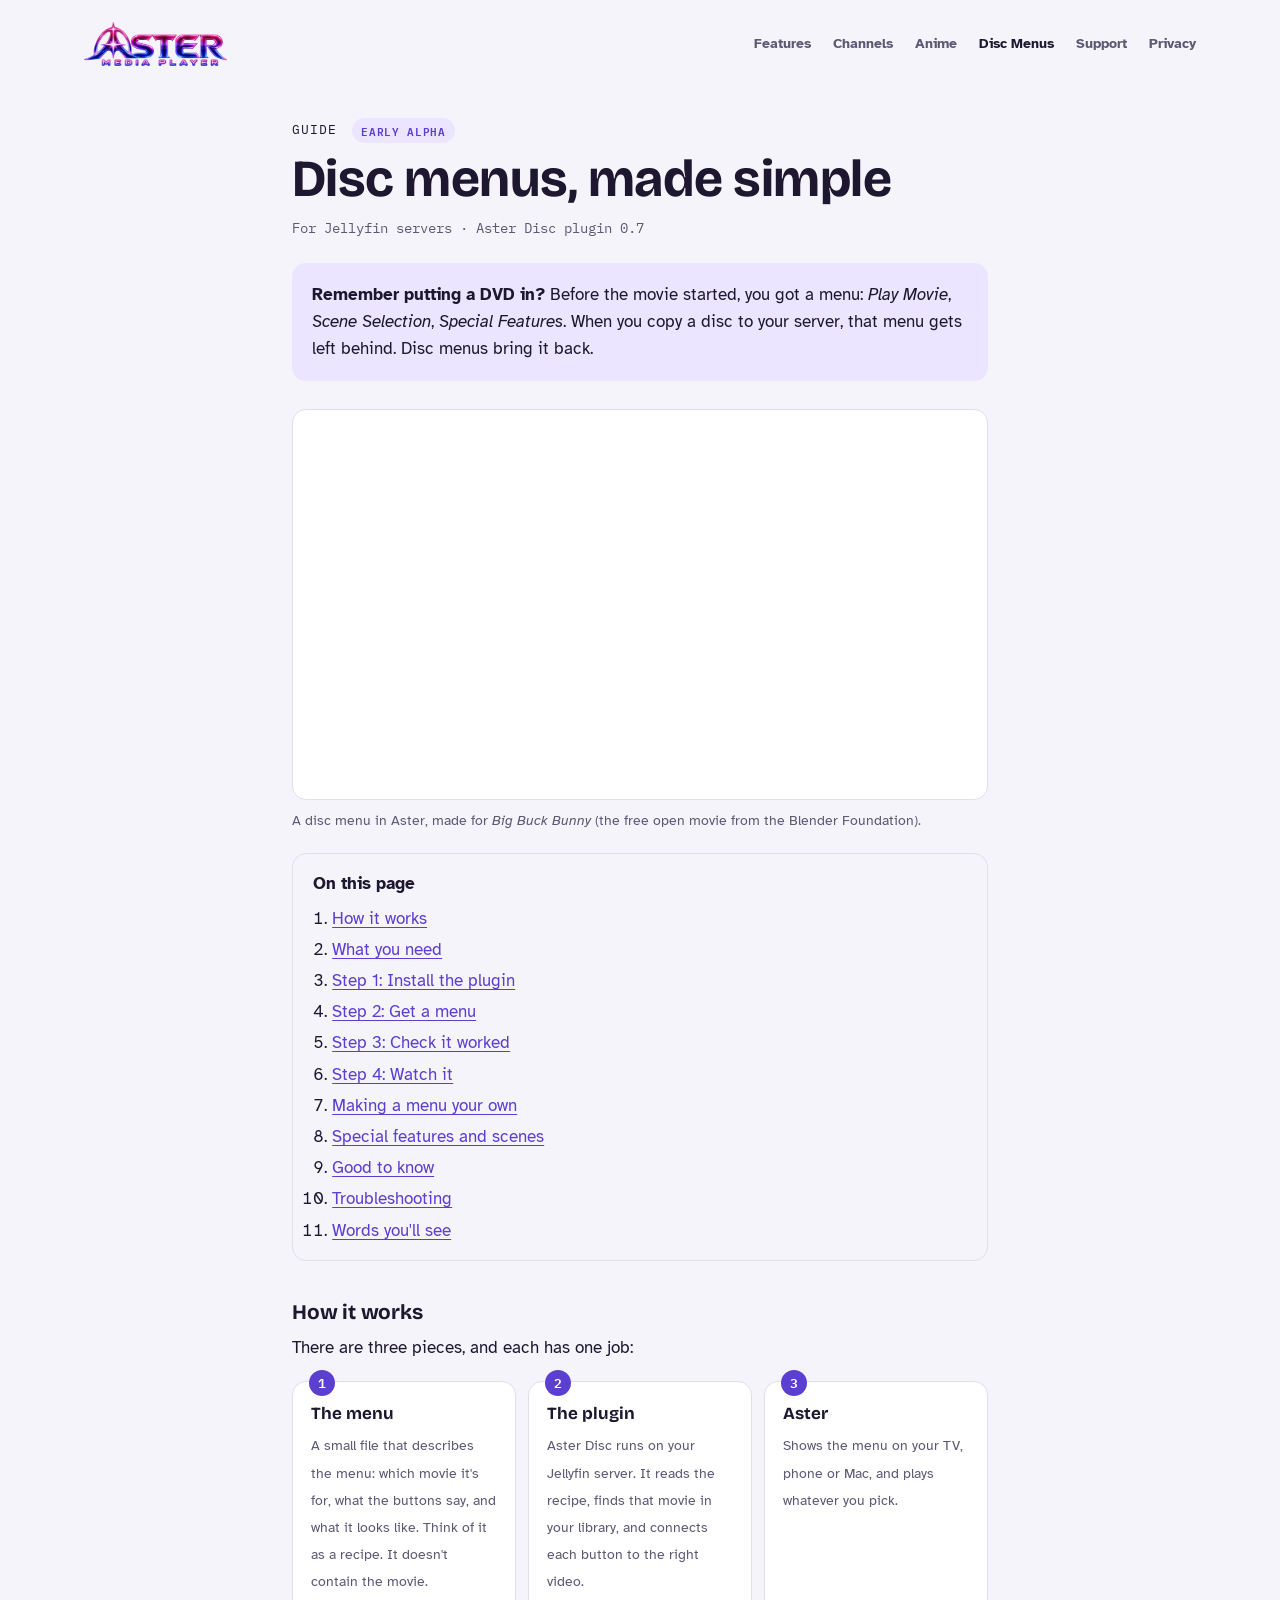
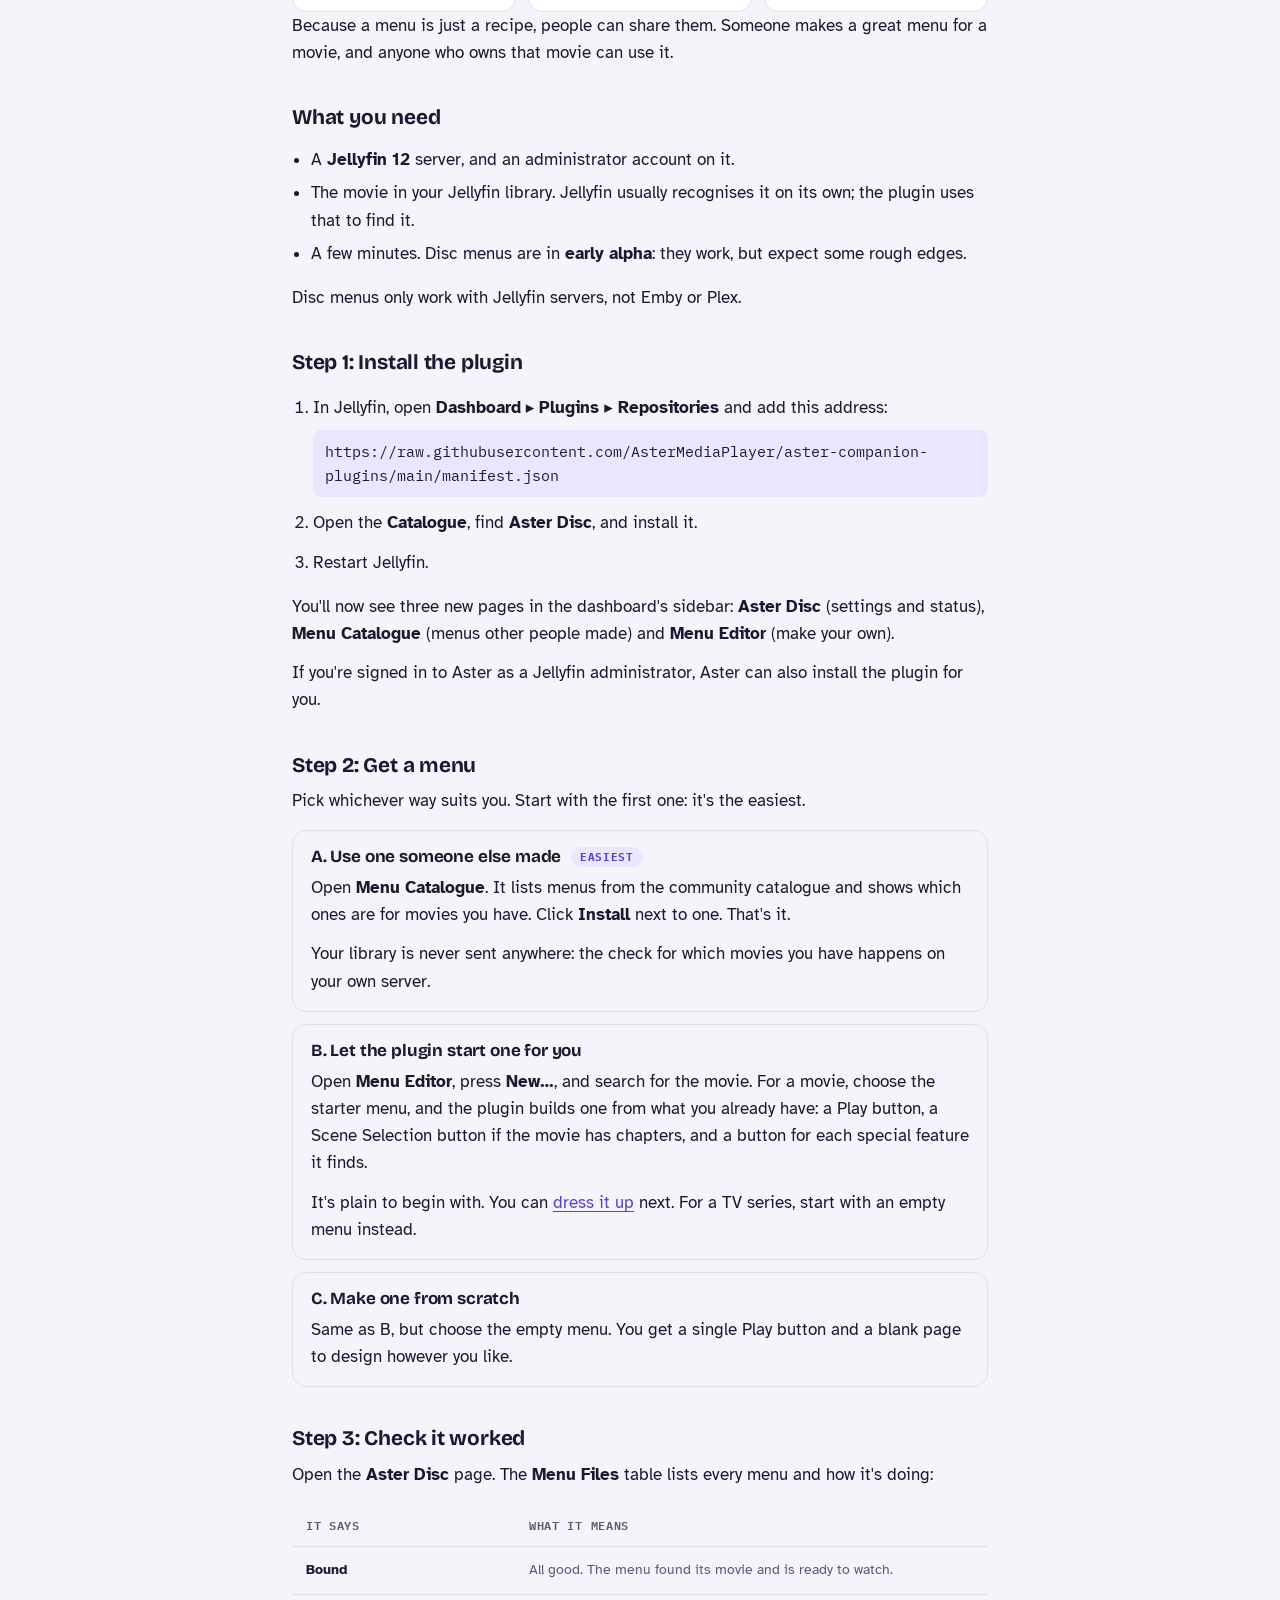
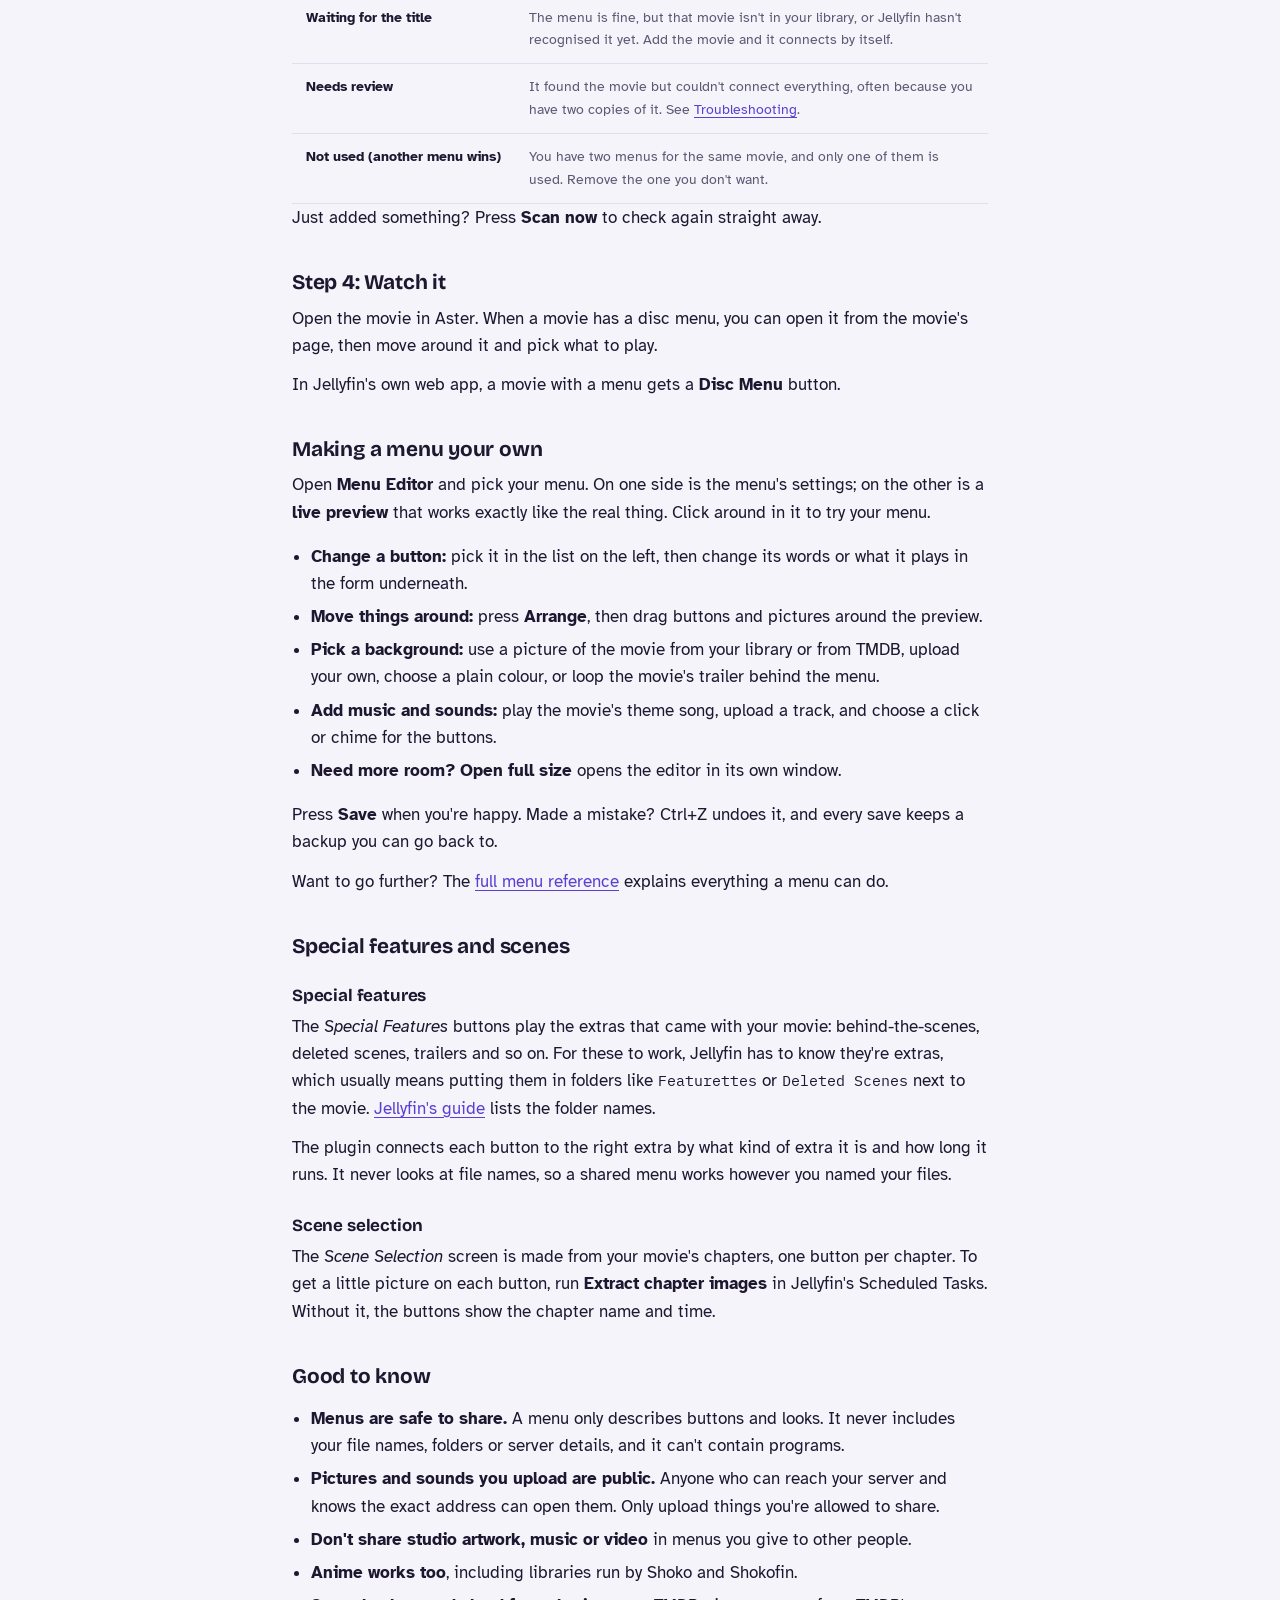
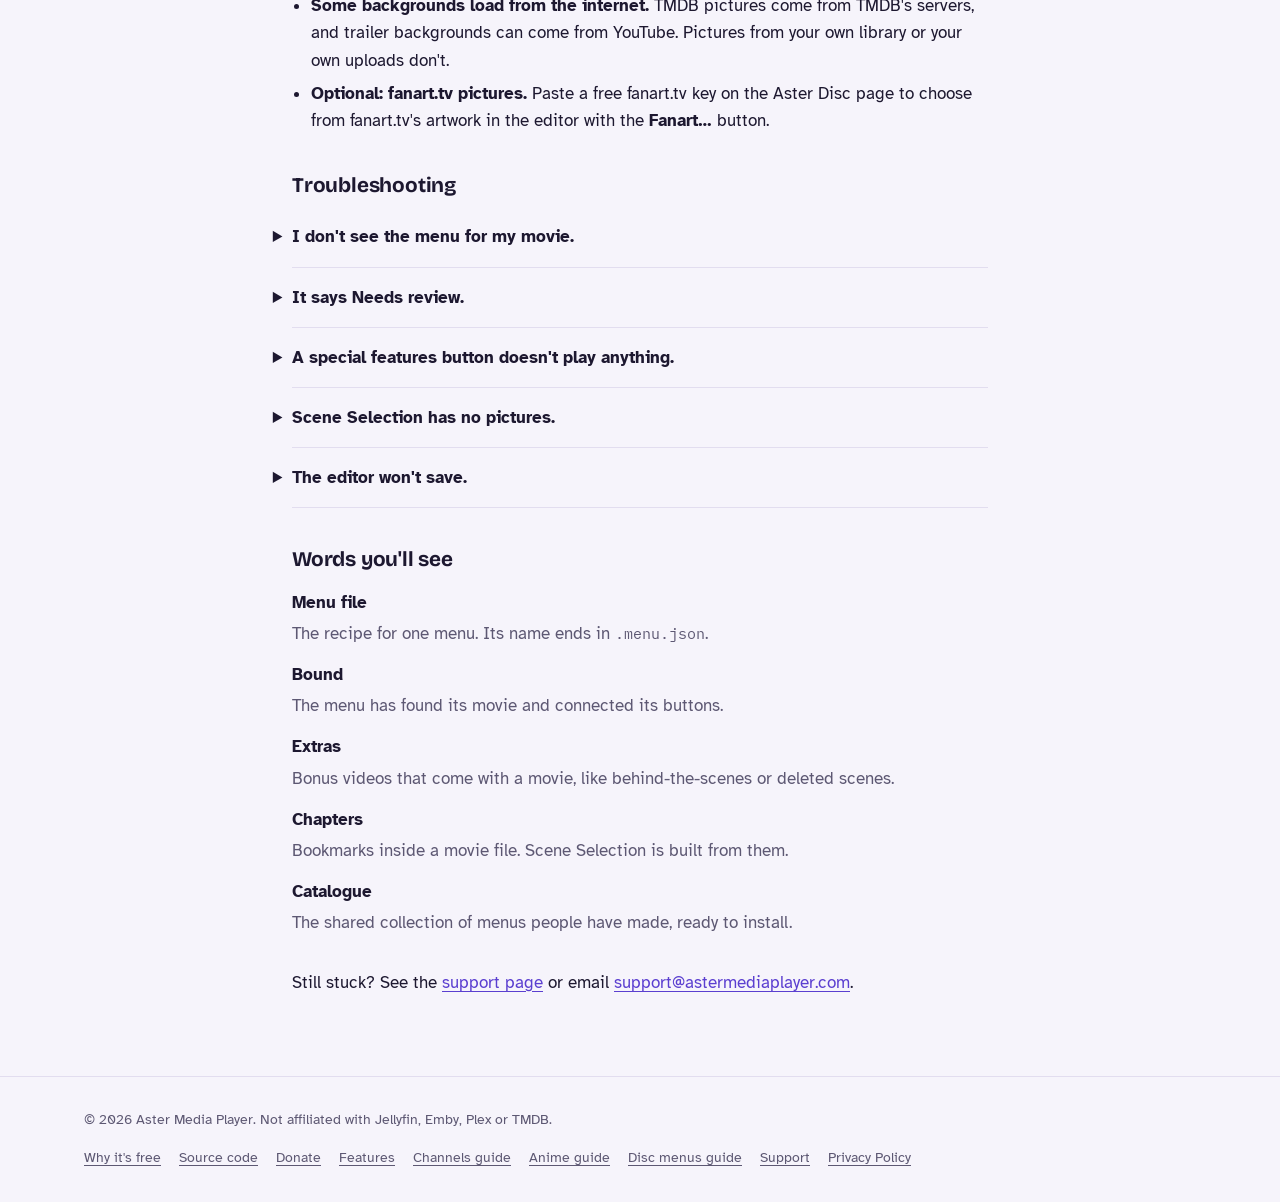
<file: disc-menus.html>
<!doctype html>
<html lang="en">
<head>
<meta charset="utf-8">
<meta name="viewport" content="width=device-width, initial-scale=1, viewport-fit=cover">
<title>Aster Disc Menus Guide</title>
<meta name="description" content="A plain-English guide to disc menus in Aster Media Player: bring back the DVD and Blu-ray menu for movies on your Jellyfin server with the free Aster Disc plugin.">
<link rel="icon" type="image/png" sizes="32x32" href="brand/icon-32.png">
<link rel="apple-touch-icon" href="brand/icon-180.png">
<link rel="preconnect" href="https://fonts.googleapis.com">
<link rel="preconnect" href="https://fonts.gstatic.com" crossorigin>
<link rel="stylesheet" href="https://fonts.googleapis.com/css2?family=Atkinson+Hyperlegible:wght@400;700&family=Bricolage+Grotesque:opsz,wght@12..96,600;12..96,700;12..96,800&family=IBM+Plex+Mono:wght@400;600&display=swap">
<style>img{max-width:100%;height:auto}</style>
<link rel="stylesheet" href="styles.css?v=202611131100">
<style>
  .doc h3 { font-size: var(--step-0); margin-top: 28px; margin-bottom: 8px; }
  .toc { margin-top: 20px; padding: 16px 20px; border: 1px solid var(--line); border-radius: var(--radius); }
  .toc ol { margin: 8px 0 0; padding-left: 1.2rem; display: grid; gap: 4px; }
  .tag-table { width: 100%; border-collapse: collapse; font-size: var(--step--1); min-width: 32rem; }
  .tag-table th, .tag-table td { text-align: left; vertical-align: top; padding: 12px 14px; border-bottom: 1px solid var(--line); }
  .tag-table thead th { font-family: var(--font-mono); font-size: 0.72rem; letter-spacing: 0.06em; text-transform: uppercase; color: var(--muted); font-weight: 600; }
  .tag-table tbody th { font-weight: 700; white-space: nowrap; }
  .tag-table td:last-child { color: var(--muted); }
  /* "How it works": three cards, side by side on wide screens, stacked on phones. */
  .pieces { list-style: none; padding: 0; margin: 20px 0 0; display: grid; grid-template-columns: repeat(3, minmax(0, 1fr)); gap: 12px; counter-reset: piece; }
  .pieces li { position: relative; padding: 18px 18px 16px; border: 1px solid var(--line); border-radius: var(--radius); background: var(--surface); }
  .pieces li::before { counter-increment: piece; content: counter(piece); position: absolute; top: -12px; left: 16px;
    width: 26px; height: 26px; display: grid; place-items: center; border-radius: 50%; background: var(--petal); color: var(--surface);
    font-family: var(--font-mono); font-size: 0.8rem; font-weight: 600; }
  .pieces strong { display: block; font-family: var(--font-display); font-size: var(--step-0); margin-bottom: 4px; }
  .pieces span { color: var(--muted); font-size: var(--step--1); }
  .ways { display: grid; gap: 12px; margin-top: 16px; }
  .way { padding: 16px 18px; border: 1px solid var(--line); border-radius: var(--radius); }
  .way h3 { margin-top: 0; }
  .way .pill-easy { font-family: var(--font-mono); font-size: 0.7rem; letter-spacing: 0.06em; text-transform: uppercase; color: var(--petal); background: var(--petal-soft); border-radius: 999px; padding: 3px 9px; margin-left: 6px; vertical-align: middle; }
  .glossary dt { font-weight: 700; margin-top: 14px; }
  .glossary dd { margin: 4px 0 0; color: var(--muted); }
  @media (max-width: 640px) {
    .pieces { grid-template-columns: minmax(0, 1fr); gap: 20px; }
    .tag-table { min-width: 0; }
    .tag-table thead { display: none; }
    .tag-table, .tag-table tbody, .tag-table tr, .tag-table th, .tag-table td { display: block; width: auto; }
    .tag-table tr { padding-block: 14px; border-bottom: 1px solid var(--line); }
    .tag-table th, .tag-table td { padding: 0; border: 0; }
    .tag-table tbody th { white-space: normal; margin-bottom: 6px; color: var(--petal); }
  }
</style>
</head>
<body>
<header class="site-header">
  <div class="wrap">
    <a class="brand" href="index.html"><img src="brand/aster-logo-360.webp" width="360" height="111" alt="Aster Media Player"></a>
    <nav class="nav" aria-label="Main">
      <a href="features.html">Features</a>
      <a href="channels.html">Channels</a>
      <a href="anime-themes.html">Anime</a>
      <a href="disc-menus.html" aria-current="page">Disc Menus</a>
      <a href="support.html">Support</a>
      <a href="privacy.html">Privacy</a>
    </nav>
  </div>
</header>

<main class="doc">
  <div class="wrap">
    <p class="eyebrow">Guide <span class="beta">Early alpha</span></p>
    <h1>Disc menus, made simple</h1>
    <p class="updated">For Jellyfin servers · Aster Disc plugin 0.7</p>

    <div class="callout">
      <p><strong>Remember putting a DVD in?</strong> Before the movie started, you got a menu: <em>Play Movie</em>, <em>Scene Selection</em>, <em>Special Features</em>. When you copy a disc to your server, that menu gets left behind. Disc menus bring it back.</p>
    </div>

    <figure class="video-demo">
      <div class="frame">
        <iframe src="https://www.youtube-nocookie.com/embed/Sxa86h8JKaA?rel=0" title="Aster Disc Menus" loading="lazy"
                allow="accelerometer; encrypted-media; gyroscope; picture-in-picture; web-share" referrerpolicy="strict-origin-when-cross-origin" allowfullscreen></iframe>
      </div>
      <figcaption>A disc menu in Aster, made for <em>Big Buck Bunny</em> (the free open movie from the Blender Foundation).</figcaption>
    </figure>

    <nav class="toc" aria-label="On this page">
      <strong>On this page</strong>
      <ol>
        <li><a href="#how">How it works</a></li>
        <li><a href="#need">What you need</a></li>
        <li><a href="#step1">Step 1: Install the plugin</a></li>
        <li><a href="#step2">Step 2: Get a menu</a></li>
        <li><a href="#step3">Step 3: Check it worked</a></li>
        <li><a href="#step4">Step 4: Watch it</a></li>
        <li><a href="#editing">Making a menu your own</a></li>
        <li><a href="#extras">Special features and scenes</a></li>
        <li><a href="#good-to-know">Good to know</a></li>
        <li><a href="#troubleshooting">Troubleshooting</a></li>
        <li><a href="#words">Words you'll see</a></li>
      </ol>
    </nav>

    <h2 id="how">How it works</h2>
    <p>There are three pieces, and each has one job:</p>
    <ol class="pieces">
      <li><strong>The menu</strong><span>A small file that describes the menu: which movie it's for, what the buttons say, and what it looks like. Think of it as a recipe. It doesn't contain the movie.</span></li>
      <li><strong>The plugin</strong><span>Aster Disc runs on your Jellyfin server. It reads the recipe, finds that movie in your library, and connects each button to the right video.</span></li>
      <li><strong>Aster</strong><span>Shows the menu on your TV, phone or Mac, and plays whatever you pick.</span></li>
    </ol>
    <p>Because a menu is just a recipe, people can share them. Someone makes a great menu for a movie, and anyone who owns that movie can use it.</p>

    <h2 id="need">What you need</h2>
    <ul>
      <li>A <strong>Jellyfin 12</strong> server, and an administrator account on it.</li>
      <li>The movie in your Jellyfin library. Jellyfin usually recognises it on its own; the plugin uses that to find it.</li>
      <li>A few minutes. Disc menus are in <strong>early alpha</strong>: they work, but expect some rough edges.</li>
    </ul>
    <p>Disc menus only work with Jellyfin servers, not Emby or Plex.</p>

    <h2 id="step1">Step 1: Install the plugin</h2>
    <ol class="steps">
      <li>In Jellyfin, open <strong>Dashboard ▸ Plugins ▸ Repositories</strong> and add this address:
        <code class="repo-url">https://raw.githubusercontent.com/AsterMediaPlayer/aster-companion-plugins/main/manifest.json</code></li>
      <li>Open the <strong>Catalogue</strong>, find <strong>Aster Disc</strong>, and install it.</li>
      <li>Restart Jellyfin.</li>
    </ol>
    <p>You'll now see three new pages in the dashboard's sidebar: <strong>Aster Disc</strong> (settings and status), <strong>Menu Catalogue</strong> (menus other people made) and <strong>Menu Editor</strong> (make your own).</p>
    <p>If you're signed in to Aster as a Jellyfin administrator, Aster can also install the plugin for you.</p>

    <h2 id="step2">Step 2: Get a menu</h2>
    <p>Pick whichever way suits you. Start with the first one: it's the easiest.</p>
    <div class="ways">
      <section class="way">
        <h3>A. Use one someone else made <span class="pill-easy">Easiest</span></h3>
        <p>Open <strong>Menu Catalogue</strong>. It lists menus from the community catalogue and shows which ones are for movies you have. Click <strong>Install</strong> next to one. That's it.</p>
        <p>Your library is never sent anywhere: the check for which movies you have happens on your own server.</p>
      </section>
      <section class="way">
        <h3>B. Let the plugin start one for you</h3>
        <p>Open <strong>Menu Editor</strong>, press <strong>New…</strong>, and search for the movie. For a movie, choose the starter menu, and the plugin builds one from what you already have: a Play button, a Scene Selection button if the movie has chapters, and a button for each special feature it finds.</p>
        <p>It's plain to begin with. You can <a href="#editing">dress it up</a> next. For a TV series, start with an empty menu instead.</p>
      </section>
      <section class="way">
        <h3>C. Make one from scratch</h3>
        <p>Same as B, but choose the empty menu. You get a single Play button and a blank page to design however you like.</p>
      </section>
    </div>

    <h2 id="step3">Step 3: Check it worked</h2>
    <p>Open the <strong>Aster Disc</strong> page. The <strong>Menu Files</strong> table lists every menu and how it's doing:</p>
    <div class="table-wrap">
      <table class="tag-table">
        <thead><tr><th scope="col">It says</th><th scope="col">What it means</th></tr></thead>
        <tbody>
          <tr><th scope="row">Bound</th><td>All good. The menu found its movie and is ready to watch.</td></tr>
          <tr><th scope="row">Waiting for the title</th><td>The menu is fine, but that movie isn't in your library, or Jellyfin hasn't recognised it yet. Add the movie and it connects by itself.</td></tr>
          <tr><th scope="row">Needs review</th><td>It found the movie but couldn't connect everything, often because you have two copies of it. See <a href="#troubleshooting">Troubleshooting</a>.</td></tr>
          <tr><th scope="row">Not used (another menu wins)</th><td>You have two menus for the same movie, and only one of them is used. Remove the one you don't want.</td></tr>
        </tbody>
      </table>
    </div>
    <p>Just added something? Press <strong>Scan now</strong> to check again straight away.</p>

    <h2 id="step4">Step 4: Watch it</h2>
    <p>Open the movie in Aster. When a movie has a disc menu, you can open it from the movie's page, then move around it and pick what to play.</p>
    <p>In Jellyfin's own web app, a movie with a menu gets a <strong>Disc Menu</strong> button.</p>

    <h2 id="editing">Making a menu your own</h2>
    <p>Open <strong>Menu Editor</strong> and pick your menu. On one side is the menu's settings; on the other is a <strong>live preview</strong> that works exactly like the real thing. Click around in it to try your menu.</p>
    <ul>
      <li><strong>Change a button:</strong> pick it in the list on the left, then change its words or what it plays in the form underneath.</li>
      <li><strong>Move things around:</strong> press <strong>Arrange</strong>, then drag buttons and pictures around the preview.</li>
      <li><strong>Pick a background:</strong> use a picture of the movie from your library or from TMDB, upload your own, choose a plain colour, or loop the movie's trailer behind the menu.</li>
      <li><strong>Add music and sounds:</strong> play the movie's theme song, upload a track, and choose a click or chime for the buttons.</li>
      <li><strong>Need more room?</strong> <strong>Open full size</strong> opens the editor in its own window.</li>
    </ul>
    <p>Press <strong>Save</strong> when you're happy. Made a mistake? Ctrl+Z undoes it, and every save keeps a backup you can go back to.</p>
    <p>Want to go further? The <a href="https://github.com/AsterMediaPlayer/aster-companion-plugins/blob/main/AsterDisc/docs/AUTHORING.md">full menu reference</a> explains everything a menu can do.</p>

    <h2 id="extras">Special features and scenes</h2>
    <h3>Special features</h3>
    <p>The <em>Special Features</em> buttons play the extras that came with your movie: behind-the-scenes, deleted scenes, trailers and so on. For these to work, Jellyfin has to know they're extras, which usually means putting them in folders like <code>Featurettes</code> or <code>Deleted Scenes</code> next to the movie. <a href="https://jellyfin.org/docs/general/server/media/movies">Jellyfin's guide</a> lists the folder names.</p>
    <p>The plugin connects each button to the right extra by what kind of extra it is and how long it runs. It never looks at file names, so a shared menu works however you named your files.</p>

    <h3>Scene selection</h3>
    <p>The <em>Scene Selection</em> screen is made from your movie's chapters, one button per chapter. To get a little picture on each button, run <strong>Extract chapter images</strong> in Jellyfin's Scheduled Tasks. Without it, the buttons show the chapter name and time.</p>

    <h2 id="good-to-know">Good to know</h2>
    <ul>
      <li><strong>Menus are safe to share.</strong> A menu only describes buttons and looks. It never includes your file names, folders or server details, and it can't contain programs.</li>
      <li><strong>Pictures and sounds you upload are public.</strong> Anyone who can reach your server and knows the exact address can open them. Only upload things you're allowed to share.</li>
      <li><strong>Don't share studio artwork, music or video</strong> in menus you give to other people.</li>
      <li><strong>Anime works too</strong>, including libraries run by Shoko and Shokofin.</li>
      <li><strong>Some backgrounds load from the internet.</strong> TMDB pictures come from TMDB's servers, and trailer backgrounds can come from YouTube. Pictures from your own library or your own uploads don't.</li>
      <li><strong>Optional: fanart.tv pictures.</strong> Paste a free fanart.tv key on the Aster Disc page to choose from fanart.tv's artwork in the editor with the <strong>Fanart…</strong> button.</li>
    </ul>

    <h2 id="troubleshooting">Troubleshooting</h2>
    <div class="faq">
      <details>
        <summary>I don't see the menu for my movie.</summary>
        <p>Check the Menu Files table on the Aster Disc page. If it says <em>Waiting for the title</em>, Jellyfin hasn't matched the movie yet: open the movie in Jellyfin, choose <strong>Identify</strong> and pick the right one. Then press <strong>Scan now</strong>.</p>
      </details>
      <details>
        <summary>It says Needs review.</summary>
        <p>The most common reason is having the same movie twice, for example a DVD and a Blu-ray copy. The plugin won't guess which one you mean. Removing the extra copy from your library fixes it. To keep both, the <a href="https://github.com/AsterMediaPlayer/aster-companion-plugins/blob/main/AsterDisc/docs/AUTHORING.md#automatic-discovery">menu reference</a> explains how to pick one by hand.</p>
      </details>
      <details>
        <summary>A special features button doesn't play anything.</summary>
        <p>The plugin couldn't find a matching extra. Check the extra is in Jellyfin's extras folders, and that it's the same length as the one on the disc the menu was made from: a different cut won't match. Try <strong>Auto-Match</strong> on the Aster Disc page. In your own menus, you can point the button at a different extra in the Menu Editor.</p>
      </details>
      <details>
        <summary>Scene Selection has no pictures.</summary>
        <p>Run <strong>Extract chapter images</strong> in Jellyfin's Scheduled Tasks, then reopen the menu.</p>
      </details>
      <details>
        <summary>The editor won't save.</summary>
        <p>It shows what's wrong next to the problem: click the message to jump to it. The editor won't save a menu that wouldn't load, so nothing you save can break.</p>
      </details>
    </div>

    <h2 id="words">Words you'll see</h2>
    <dl class="glossary">
      <dt>Menu file</dt>
      <dd>The recipe for one menu. Its name ends in <code>.menu.json</code>.</dd>
      <dt>Bound</dt>
      <dd>The menu has found its movie and connected its buttons.</dd>
      <dt>Extras</dt>
      <dd>Bonus videos that come with a movie, like behind-the-scenes or deleted scenes.</dd>
      <dt>Chapters</dt>
      <dd>Bookmarks inside a movie file. Scene Selection is built from them.</dd>
      <dt>Catalogue</dt>
      <dd>The shared collection of menus people have made, ready to install.</dd>
    </dl>

    <p style="margin-top: 32px">Still stuck? See the <a href="support.html">support page</a> or email <a href="mailto:support@astermediaplayer.com">support@astermediaplayer.com</a>.</p>
  </div>
</main>

<footer class="site-footer">
  <div class="wrap">
    <span>© 2026 Aster Media Player. Not affiliated with Jellyfin, Emby, Plex or TMDB.</span>
    <nav aria-label="Footer">
      <a href="story.html">Why it's free</a>
      <a href="https://github.com/AsterMediaPlayer/Aster-Media-Player">Source code</a>
      <a href="index.html#donate">Donate</a>
      <a href="features.html">Features</a>
      <a href="channels.html">Channels guide</a>
      <a href="anime-themes.html">Anime guide</a>
      <a href="disc-menus.html">Disc menus guide</a>
      <a href="support.html">Support</a>
      <a href="privacy.html">Privacy Policy</a>
    </nav>
  </div>
</footer>
<!-- Ko-fi floating "Support me" button (added 2026-11-11) -->
<script src='https://storage.ko-fi.com/cdn/scripts/overlay-widget.js'></script>
<script>
  kofiWidgetOverlay.draw('Y7C12AHTH3', {
    'type': 'floating-chat',
    'floating-chat.donateButton.text': 'Support me',
    'floating-chat.donateButton.background-color': '#794bc4',
    'floating-chat.donateButton.text-color': '#fff'
  });
</script>
</body>
</html>
</file>
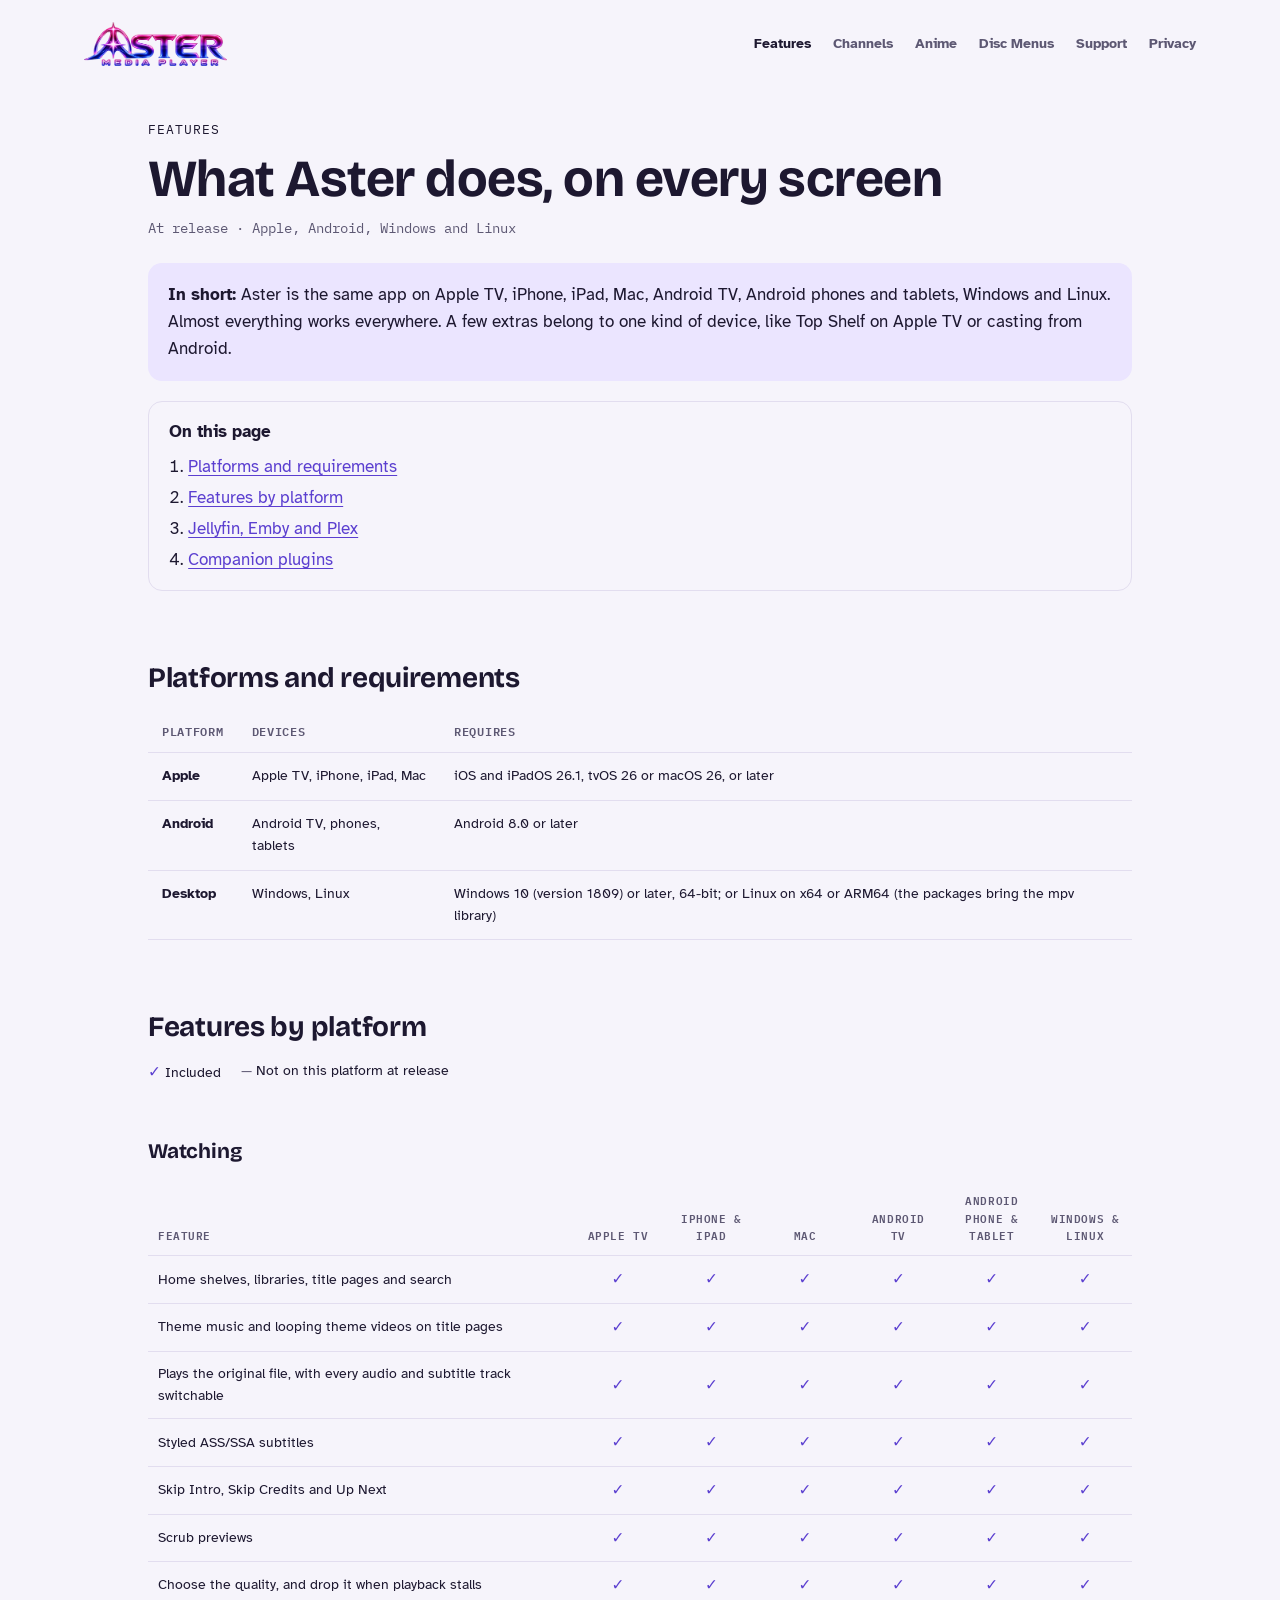
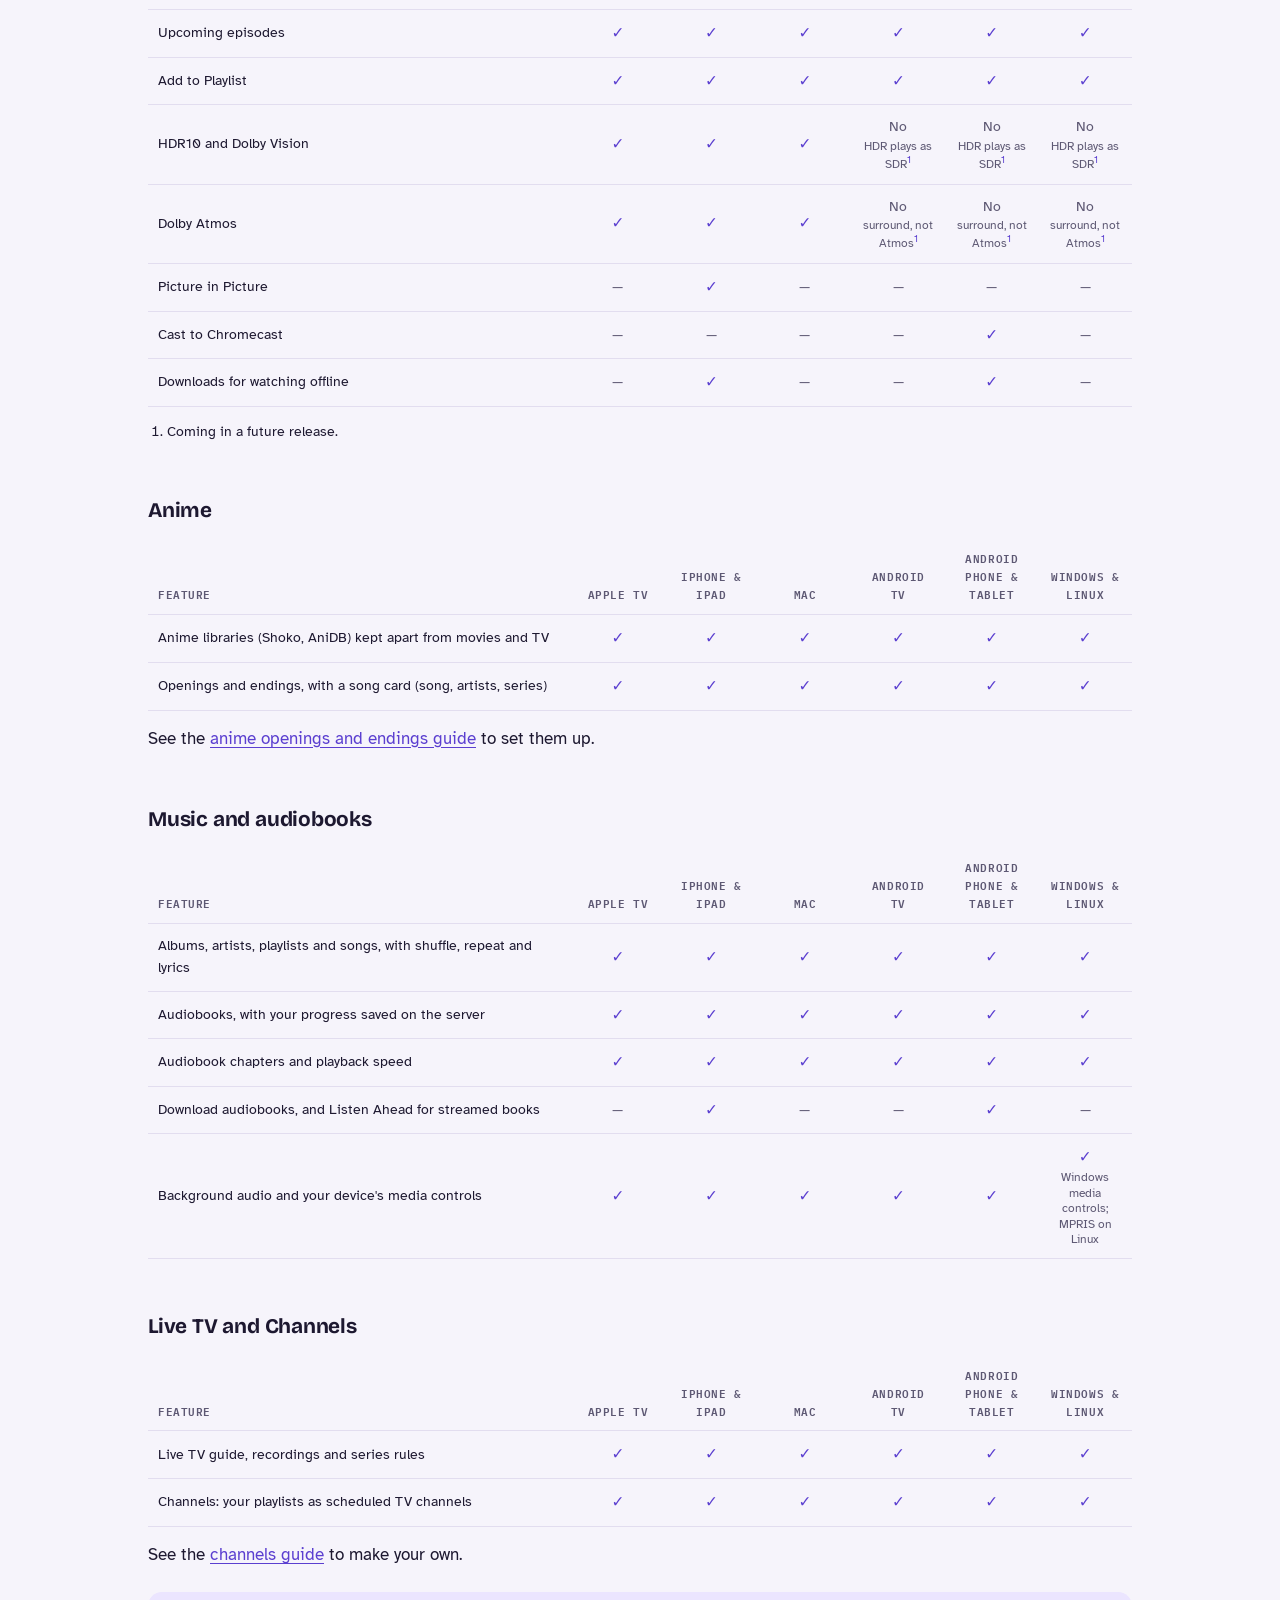
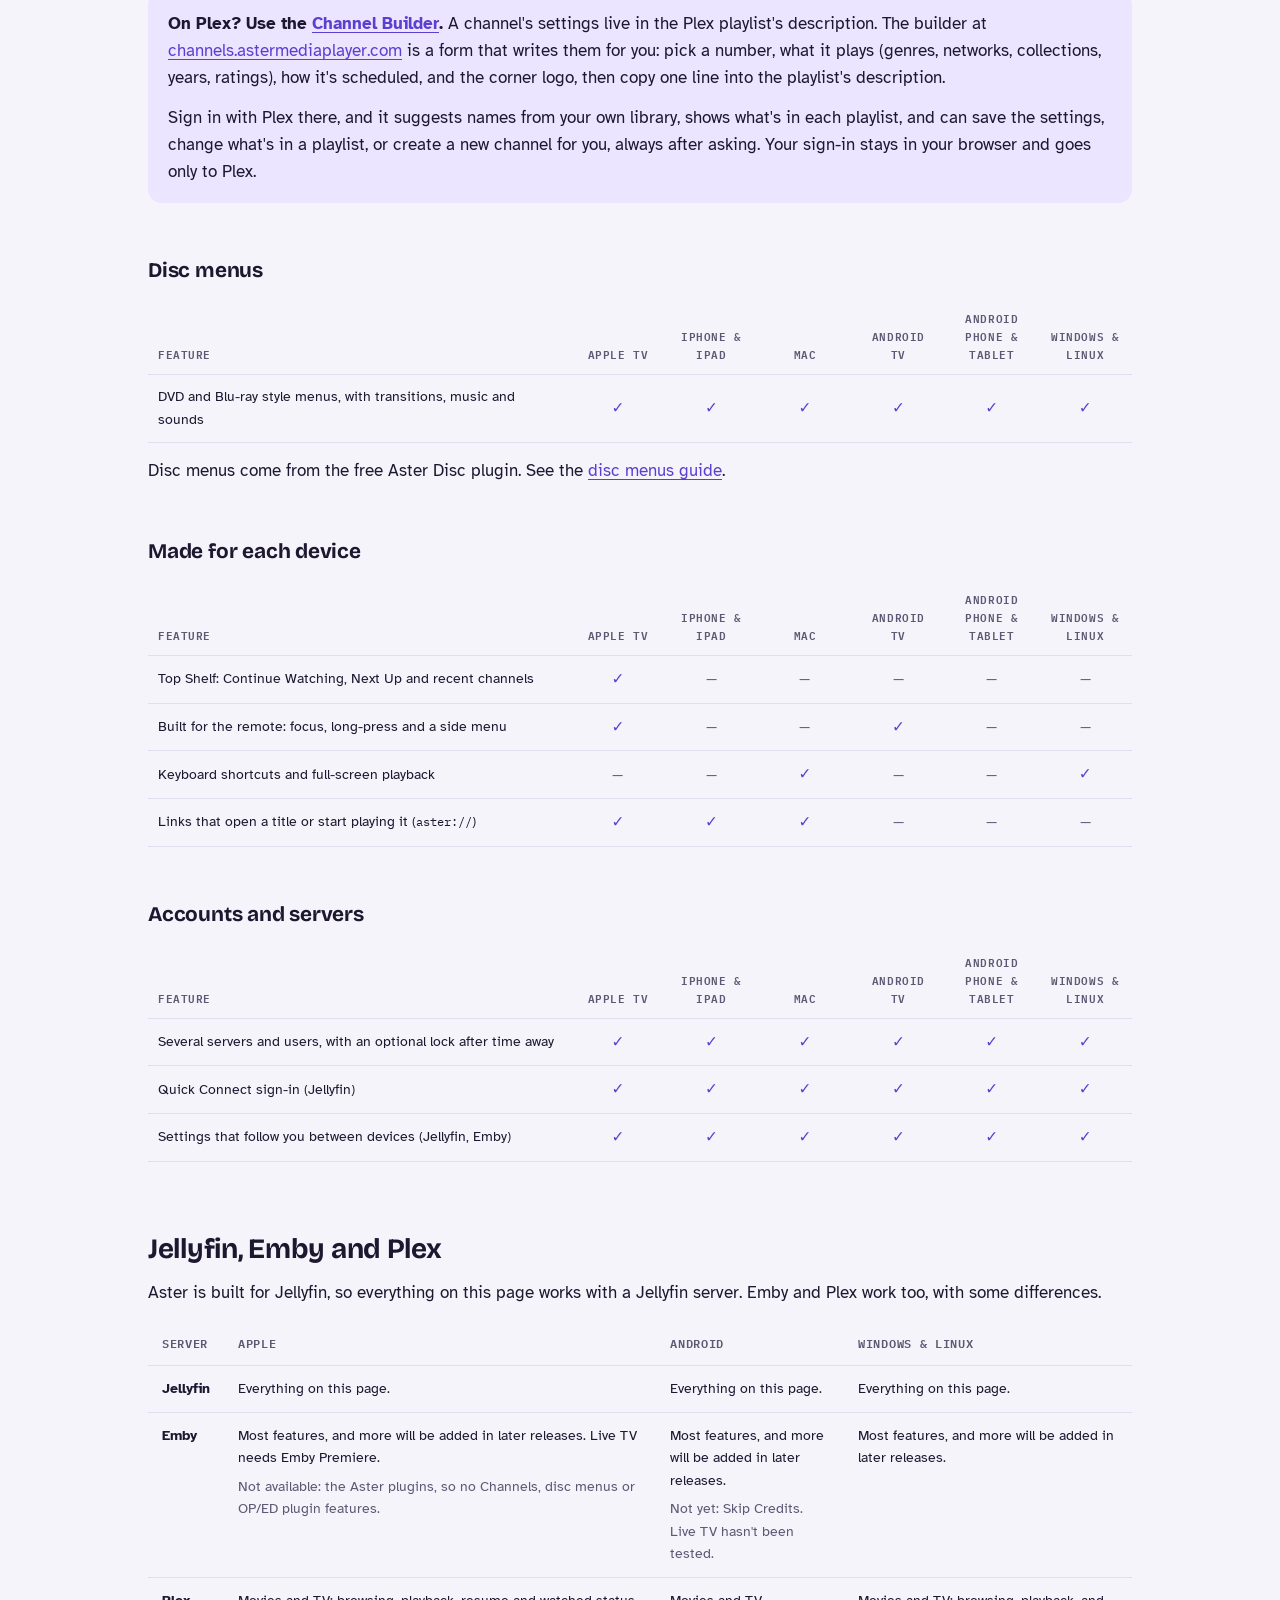
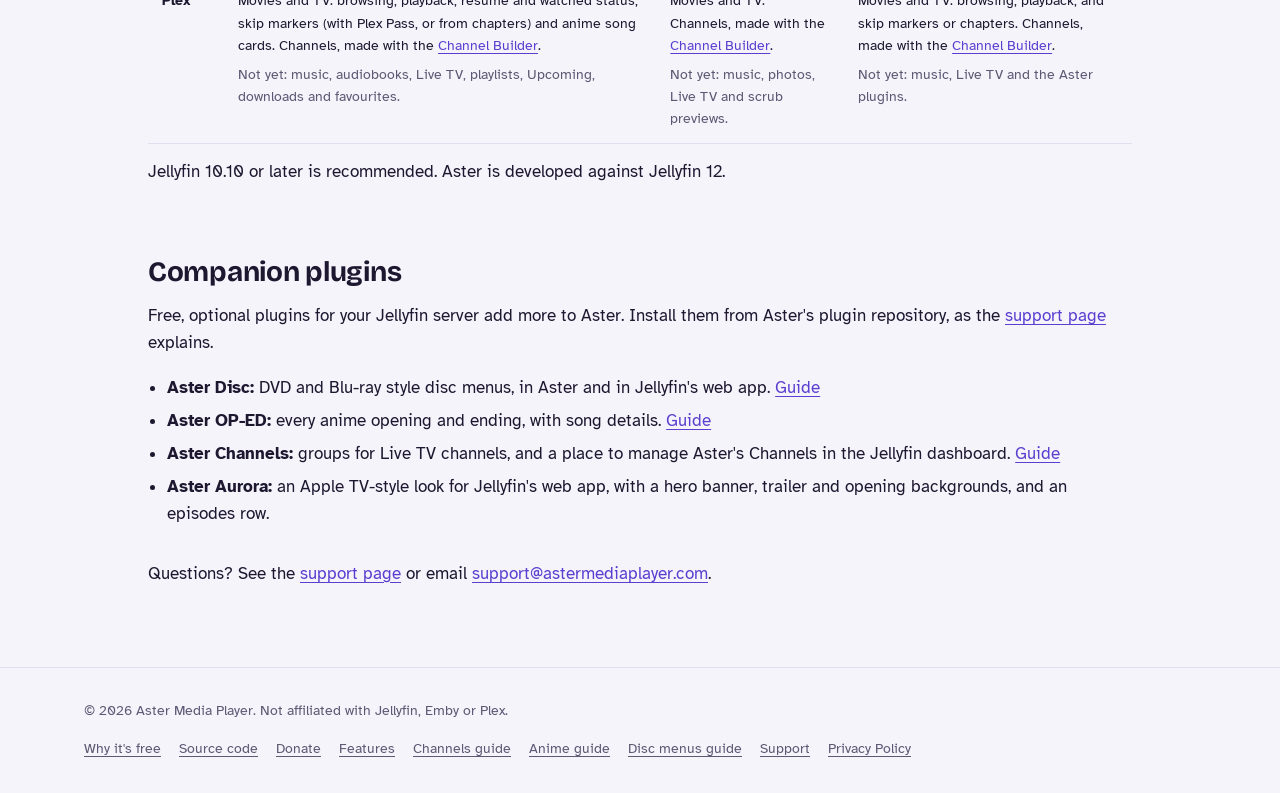
<file: features.html>
<!doctype html>
<html lang="en">
<head>
<meta charset="utf-8">
<meta name="viewport" content="width=device-width, initial-scale=1, viewport-fit=cover">
<title>Aster Features by Platform</title>
<meta name="description" content="What Aster Media Player does on Apple TV, iPhone, iPad, Mac, Android TV, Android phones and tablets, Windows and Linux, and which features work with Jellyfin, Emby and Plex.">
<link rel="icon" type="image/png" sizes="32x32" href="brand/icon-32.png">
<link rel="apple-touch-icon" href="brand/icon-180.png">
<link rel="preconnect" href="https://fonts.googleapis.com">
<link rel="preconnect" href="https://fonts.gstatic.com" crossorigin>
<link rel="stylesheet" href="https://fonts.googleapis.com/css2?family=Atkinson+Hyperlegible:wght@400;700&family=Bricolage+Grotesque:opsz,wght@12..96,600;12..96,700;12..96,800&family=IBM+Plex+Mono:wght@400;600&display=swap">
<style>img{max-width:100%;height:auto}</style>
<link rel="stylesheet" href="styles.css?v=202611131100">
<style>
  .doc .wrap { max-width: 64rem; }
  /* Bigger section headings, with clear space above each one. */
  .doc h2 { font-size: var(--step-2); margin-top: 72px; margin-bottom: 14px; }
  .doc h3 { font-size: var(--step-1); margin-top: 56px; margin-bottom: 12px; }
  .table-wrap + p, .table-wrap + .notes { margin-top: 14px; }
  .toc { margin-top: 20px; padding: 16px 20px; border: 1px solid var(--line); border-radius: var(--radius); }
  .toc ol { margin: 8px 0 0; padding-left: 1.2rem; display: grid; gap: 4px; }
  .legend { display: flex; flex-wrap: wrap; gap: 8px 20px; margin-top: 16px; color: var(--muted); font-size: var(--step--1); }

  /* The feature matrix */
  .matrix { width: 100%; border-collapse: collapse; font-size: var(--step--1); min-width: 52rem; }
  .matrix th, .matrix td { padding: 11px 10px; border-bottom: 1px solid var(--line); vertical-align: middle; }
  .matrix thead th { font-family: var(--font-mono); font-size: 0.7rem; letter-spacing: 0.05em; text-transform: uppercase; color: var(--muted); font-weight: 600; text-align: center; vertical-align: bottom; }
  .matrix thead th:first-child { text-align: left; }
  .matrix tbody th { text-align: left; font-weight: 400; color: var(--ink); }
  .matrix td { text-align: center; width: 9.5%; }
  .matrix td small { display: block; color: var(--muted); font-size: 0.85em; line-height: 1.3; }
  .yes { color: var(--petal); font-weight: 700; font-size: 1.1em; }
  .no { color: var(--muted); }
  .partial { color: var(--ink); font-size: 0.88em; }
  sup a { text-decoration: none; }
  .notes { margin-top: 12px; padding-left: 1.2rem; color: var(--muted); font-size: var(--step--1); }

  .servers { width: 100%; border-collapse: collapse; font-size: var(--step--1); min-width: 40rem; }
  .servers th, .servers td { text-align: left; vertical-align: top; padding: 12px 14px; border-bottom: 1px solid var(--line); }
  .servers thead th { font-family: var(--font-mono); font-size: 0.72rem; letter-spacing: 0.06em; text-transform: uppercase; color: var(--muted); font-weight: 600; }
  .servers tbody th { white-space: nowrap; font-weight: 700; }
  .servers td p + p { margin-top: 6px; }
  .servers .not-yet { color: var(--muted); }


  /* Phones: each feature becomes a card listing the platforms. */
  @media (max-width: 720px) {
    .matrix, .servers { min-width: 0; }
    .matrix thead, .servers thead { display: none; }
    .matrix, .matrix tbody, .matrix tr, .matrix th, .matrix td,
    .servers, .servers tbody, .servers tr, .servers th, .servers td { display: block; width: auto; }
    .matrix tr, .servers tr { padding-block: 14px; border-bottom: 1px solid var(--line); }
    .matrix th, .matrix td, .servers th, .servers td { padding: 0; border: 0; }
    .matrix tbody th { font-weight: 700; margin-bottom: 8px; }
    .matrix tbody tr { display: grid; grid-template-columns: repeat(2, minmax(0, 1fr)); gap: 6px 20px; }
    .matrix tbody th { grid-column: 1 / -1; }
    .matrix td { min-width: 0; text-align: right; display: flex; flex-wrap: wrap; justify-content: space-between; align-items: baseline; gap: 2px 6px; }
    .matrix td::before { content: attr(data-label); color: var(--muted); text-align: left; flex: 1 1 auto; min-width: 0; }
    .matrix td small { flex-basis: 100%; }
    .matrix .partial { font-size: 0.8em; }
    .servers tbody th { margin-bottom: 6px; color: var(--petal); }
    .servers td + td { margin-top: 10px; }
    .servers td::before { content: attr(data-label); display: block; font-family: var(--font-mono); font-size: 0.7rem; text-transform: uppercase; letter-spacing: 0.05em; color: var(--muted); margin-bottom: 2px; }
  }
</style>
</head>
<body>
<header class="site-header">
  <div class="wrap">
    <a class="brand" href="index.html"><img src="brand/aster-logo-360.webp" width="360" height="111" alt="Aster Media Player"></a>
    <nav class="nav" aria-label="Main">
      <a href="features.html" aria-current="page">Features</a>
      <a href="channels.html">Channels</a>
      <a href="anime-themes.html">Anime</a>
      <a href="disc-menus.html">Disc Menus</a>
      <a href="support.html">Support</a>
      <a href="privacy.html">Privacy</a>
    </nav>
  </div>
</header>

<main class="doc">
  <div class="wrap">
    <p class="eyebrow">Features</p>
    <h1>What Aster does, on every screen</h1>
    <p class="updated">At release · Apple, Android, Windows and Linux</p>

    <div class="callout">
      <p><strong>In short:</strong> Aster is the same app on Apple TV, iPhone, iPad, Mac, Android TV, Android phones and tablets, Windows and Linux. Almost everything works everywhere. A few extras belong to one kind of device, like Top Shelf on Apple TV or casting from Android.</p>
    </div>

    <nav class="toc" aria-label="On this page">
      <strong>On this page</strong>
      <ol>
        <li><a href="#platforms">Platforms and requirements</a></li>
        <li><a href="#features">Features by platform</a></li>
        <li><a href="#servers">Jellyfin, Emby and Plex</a></li>
        <li><a href="#plugins">Companion plugins</a></li>
      </ol>
    </nav>

    <h2 id="platforms">Platforms and requirements</h2>
    <div class="table-wrap">
      <table class="servers">
        <thead><tr><th scope="col">Platform</th><th scope="col">Devices</th><th scope="col">Requires</th></tr></thead>
        <tbody>
          <tr><th scope="row">Apple</th><td data-label="Devices">Apple TV, iPhone, iPad, Mac</td><td data-label="Requires">iOS and iPadOS 26.1, tvOS 26 or macOS 26, or later</td></tr>
          <tr><th scope="row">Android</th><td data-label="Devices">Android TV, phones, tablets</td><td data-label="Requires">Android 8.0 or later</td></tr>
          <tr><th scope="row">Desktop</th><td data-label="Devices">Windows, Linux</td><td data-label="Requires">Windows 10 (version 1809) or later, 64-bit; or Linux on x64 or ARM64 (the packages bring the mpv library)</td></tr>
        </tbody>
      </table>
    </div>

    <h2 id="features">Features by platform</h2>
    <p class="legend"><span><span class="yes">✓</span> Included</span><span><span class="no">—</span> Not on this platform at release</span></p>

    <h3>Watching</h3>
    <div class="table-wrap">
      <table class="matrix">
        <thead><tr><th scope="col">Feature</th><th scope="col">Apple TV</th><th scope="col">iPhone &amp; iPad</th><th scope="col">Mac</th><th scope="col">Android TV</th><th scope="col">Android phone &amp; tablet</th><th scope="col">Windows &amp; Linux</th></tr></thead>
        <tbody>
          <tr><th scope="row">Home shelves, libraries, title pages and search</th><td data-label="Apple TV"><span class="yes">✓</span></td><td data-label="iPhone & iPad"><span class="yes">✓</span></td><td data-label="Mac"><span class="yes">✓</span></td><td data-label="Android TV"><span class="yes">✓</span></td><td data-label="Android phone & tablet"><span class="yes">✓</span></td><td data-label="Windows & Linux"><span class="yes">✓</span></td></tr>
          <tr><th scope="row">Theme music and looping theme videos on title pages</th><td data-label="Apple TV"><span class="yes">✓</span></td><td data-label="iPhone & iPad"><span class="yes">✓</span></td><td data-label="Mac"><span class="yes">✓</span></td><td data-label="Android TV"><span class="yes">✓</span></td><td data-label="Android phone & tablet"><span class="yes">✓</span></td><td data-label="Windows & Linux"><span class="yes">✓</span></td></tr>
          <tr><th scope="row">Plays the original file, with every audio and subtitle track switchable</th><td data-label="Apple TV"><span class="yes">✓</span></td><td data-label="iPhone & iPad"><span class="yes">✓</span></td><td data-label="Mac"><span class="yes">✓</span></td><td data-label="Android TV"><span class="yes">✓</span></td><td data-label="Android phone & tablet"><span class="yes">✓</span></td><td data-label="Windows & Linux"><span class="yes">✓</span></td></tr>
          <tr><th scope="row">Styled ASS/SSA subtitles</th><td data-label="Apple TV"><span class="yes">✓</span></td><td data-label="iPhone & iPad"><span class="yes">✓</span></td><td data-label="Mac"><span class="yes">✓</span></td><td data-label="Android TV"><span class="yes">✓</span></td><td data-label="Android phone & tablet"><span class="yes">✓</span></td><td data-label="Windows & Linux"><span class="yes">✓</span></td></tr>
          <tr><th scope="row">Skip Intro, Skip Credits and Up Next</th><td data-label="Apple TV"><span class="yes">✓</span></td><td data-label="iPhone & iPad"><span class="yes">✓</span></td><td data-label="Mac"><span class="yes">✓</span></td><td data-label="Android TV"><span class="yes">✓</span></td><td data-label="Android phone & tablet"><span class="yes">✓</span></td><td data-label="Windows & Linux"><span class="yes">✓</span></td></tr>
          <tr><th scope="row">Scrub previews</th><td data-label="Apple TV"><span class="yes">✓</span></td><td data-label="iPhone & iPad"><span class="yes">✓</span></td><td data-label="Mac"><span class="yes">✓</span></td><td data-label="Android TV"><span class="yes">✓</span></td><td data-label="Android phone & tablet"><span class="yes">✓</span></td><td data-label="Windows & Linux"><span class="yes">✓</span></td></tr>
          <tr><th scope="row">Choose the quality, and drop it when playback stalls</th><td data-label="Apple TV"><span class="yes">✓</span></td><td data-label="iPhone & iPad"><span class="yes">✓</span></td><td data-label="Mac"><span class="yes">✓</span></td><td data-label="Android TV"><span class="yes">✓</span></td><td data-label="Android phone & tablet"><span class="yes">✓</span></td><td data-label="Windows & Linux"><span class="yes">✓</span></td></tr>
          <tr><th scope="row">Upcoming episodes</th><td data-label="Apple TV"><span class="yes">✓</span></td><td data-label="iPhone & iPad"><span class="yes">✓</span></td><td data-label="Mac"><span class="yes">✓</span></td><td data-label="Android TV"><span class="yes">✓</span></td><td data-label="Android phone & tablet"><span class="yes">✓</span></td><td data-label="Windows & Linux"><span class="yes">✓</span></td></tr>
          <tr><th scope="row">Add to Playlist</th><td data-label="Apple TV"><span class="yes">✓</span></td><td data-label="iPhone & iPad"><span class="yes">✓</span></td><td data-label="Mac"><span class="yes">✓</span></td><td data-label="Android TV"><span class="yes">✓</span></td><td data-label="Android phone & tablet"><span class="yes">✓</span></td><td data-label="Windows & Linux"><span class="yes">✓</span></td></tr>
          <tr><th scope="row">HDR10 and Dolby Vision</th><td data-label="Apple TV"><span class="yes">✓</span></td><td data-label="iPhone & iPad"><span class="yes">✓</span></td><td data-label="Mac"><span class="yes">✓</span></td><td data-label="Android TV"><span class="no">No</span><small>HDR plays as SDR<sup><a href="#n1">1</a></sup></small></td><td data-label="Android phone & tablet"><span class="no">No</span><small>HDR plays as SDR<sup><a href="#n1">1</a></sup></small></td><td data-label="Windows & Linux"><span class="no">No</span><small>HDR plays as SDR<sup><a href="#n1">1</a></sup></small></td></tr>
          <tr><th scope="row">Dolby Atmos</th><td data-label="Apple TV"><span class="yes">✓</span></td><td data-label="iPhone & iPad"><span class="yes">✓</span></td><td data-label="Mac"><span class="yes">✓</span></td><td data-label="Android TV"><span class="no">No</span><small>surround, not Atmos<sup><a href="#n1">1</a></sup></small></td><td data-label="Android phone & tablet"><span class="no">No</span><small>surround, not Atmos<sup><a href="#n1">1</a></sup></small></td><td data-label="Windows & Linux"><span class="no">No</span><small>surround, not Atmos<sup><a href="#n1">1</a></sup></small></td></tr>
          <tr><th scope="row">Picture in Picture</th><td data-label="Apple TV"><span class="no">—</span></td><td data-label="iPhone & iPad"><span class="yes">✓</span></td><td data-label="Mac"><span class="no">—</span></td><td data-label="Android TV"><span class="no">—</span></td><td data-label="Android phone & tablet"><span class="no">—</span></td><td data-label="Windows & Linux"><span class="no">—</span></td></tr>
          <tr><th scope="row">Cast to Chromecast</th><td data-label="Apple TV"><span class="no">—</span></td><td data-label="iPhone & iPad"><span class="no">—</span></td><td data-label="Mac"><span class="no">—</span></td><td data-label="Android TV"><span class="no">—</span></td><td data-label="Android phone & tablet"><span class="yes">✓</span></td><td data-label="Windows & Linux"><span class="no">—</span></td></tr>
          <tr><th scope="row">Downloads for watching offline</th><td data-label="Apple TV"><span class="no">—</span></td><td data-label="iPhone & iPad"><span class="yes">✓</span></td><td data-label="Mac"><span class="no">—</span></td><td data-label="Android TV"><span class="no">—</span></td><td data-label="Android phone & tablet"><span class="yes">✓</span></td><td data-label="Windows & Linux"><span class="no">—</span></td></tr>
        </tbody>
      </table>
    </div>
    <ol class="notes">
      <li id="n1">Coming in a future release.</li>
    </ol>

    <h3>Anime</h3>
    <div class="table-wrap">
      <table class="matrix">
        <thead><tr><th scope="col">Feature</th><th scope="col">Apple TV</th><th scope="col">iPhone &amp; iPad</th><th scope="col">Mac</th><th scope="col">Android TV</th><th scope="col">Android phone &amp; tablet</th><th scope="col">Windows &amp; Linux</th></tr></thead>
        <tbody>
          <tr><th scope="row">Anime libraries (Shoko, AniDB) kept apart from movies and TV</th><td data-label="Apple TV"><span class="yes">✓</span></td><td data-label="iPhone & iPad"><span class="yes">✓</span></td><td data-label="Mac"><span class="yes">✓</span></td><td data-label="Android TV"><span class="yes">✓</span></td><td data-label="Android phone & tablet"><span class="yes">✓</span></td><td data-label="Windows & Linux"><span class="yes">✓</span></td></tr>
          <tr><th scope="row">Openings and endings, with a song card (song, artists, series)</th><td data-label="Apple TV"><span class="yes">✓</span></td><td data-label="iPhone & iPad"><span class="yes">✓</span></td><td data-label="Mac"><span class="yes">✓</span></td><td data-label="Android TV"><span class="yes">✓</span></td><td data-label="Android phone & tablet"><span class="yes">✓</span></td><td data-label="Windows & Linux"><span class="yes">✓</span></td></tr>
        </tbody>
      </table>
    </div>
    <p>See the <a href="anime-themes.html">anime openings and endings guide</a> to set them up.</p>

    <h3>Music and audiobooks</h3>
    <div class="table-wrap">
      <table class="matrix">
        <thead><tr><th scope="col">Feature</th><th scope="col">Apple TV</th><th scope="col">iPhone &amp; iPad</th><th scope="col">Mac</th><th scope="col">Android TV</th><th scope="col">Android phone &amp; tablet</th><th scope="col">Windows &amp; Linux</th></tr></thead>
        <tbody>
          <tr><th scope="row">Albums, artists, playlists and songs, with shuffle, repeat and lyrics</th><td data-label="Apple TV"><span class="yes">✓</span></td><td data-label="iPhone & iPad"><span class="yes">✓</span></td><td data-label="Mac"><span class="yes">✓</span></td><td data-label="Android TV"><span class="yes">✓</span></td><td data-label="Android phone & tablet"><span class="yes">✓</span></td><td data-label="Windows & Linux"><span class="yes">✓</span></td></tr>
          <tr><th scope="row">Audiobooks, with your progress saved on the server</th><td data-label="Apple TV"><span class="yes">✓</span></td><td data-label="iPhone & iPad"><span class="yes">✓</span></td><td data-label="Mac"><span class="yes">✓</span></td><td data-label="Android TV"><span class="yes">✓</span></td><td data-label="Android phone & tablet"><span class="yes">✓</span></td><td data-label="Windows & Linux"><span class="yes">✓</span></td></tr>
          <tr><th scope="row">Audiobook chapters and playback speed</th><td data-label="Apple TV"><span class="yes">✓</span></td><td data-label="iPhone & iPad"><span class="yes">✓</span></td><td data-label="Mac"><span class="yes">✓</span></td><td data-label="Android TV"><span class="yes">✓</span></td><td data-label="Android phone & tablet"><span class="yes">✓</span></td><td data-label="Windows & Linux"><span class="yes">✓</span></td></tr>
          <tr><th scope="row">Download audiobooks, and Listen Ahead for streamed books</th><td data-label="Apple TV"><span class="no">—</span></td><td data-label="iPhone & iPad"><span class="yes">✓</span></td><td data-label="Mac"><span class="no">—</span></td><td data-label="Android TV"><span class="no">—</span></td><td data-label="Android phone & tablet"><span class="yes">✓</span></td><td data-label="Windows & Linux"><span class="no">—</span></td></tr>
          <tr><th scope="row">Background audio and your device's media controls</th><td data-label="Apple TV"><span class="yes">✓</span></td><td data-label="iPhone & iPad"><span class="yes">✓</span></td><td data-label="Mac"><span class="yes">✓</span></td><td data-label="Android TV"><span class="yes">✓</span></td><td data-label="Android phone & tablet"><span class="yes">✓</span></td><td data-label="Windows & Linux"><span class="yes">✓</span><small>Windows media controls; MPRIS on Linux</small></td></tr>
        </tbody>
      </table>
    </div>

    <h3>Live TV and Channels</h3>
    <div class="table-wrap">
      <table class="matrix">
        <thead><tr><th scope="col">Feature</th><th scope="col">Apple TV</th><th scope="col">iPhone &amp; iPad</th><th scope="col">Mac</th><th scope="col">Android TV</th><th scope="col">Android phone &amp; tablet</th><th scope="col">Windows &amp; Linux</th></tr></thead>
        <tbody>
          <tr><th scope="row">Live TV guide, recordings and series rules</th><td data-label="Apple TV"><span class="yes">✓</span></td><td data-label="iPhone & iPad"><span class="yes">✓</span></td><td data-label="Mac"><span class="yes">✓</span></td><td data-label="Android TV"><span class="yes">✓</span></td><td data-label="Android phone & tablet"><span class="yes">✓</span></td><td data-label="Windows & Linux"><span class="yes">✓</span></td></tr>
          <tr><th scope="row">Channels: your playlists as scheduled TV channels</th><td data-label="Apple TV"><span class="yes">✓</span></td><td data-label="iPhone & iPad"><span class="yes">✓</span></td><td data-label="Mac"><span class="yes">✓</span></td><td data-label="Android TV"><span class="yes">✓</span></td><td data-label="Android phone & tablet"><span class="yes">✓</span></td><td data-label="Windows & Linux"><span class="yes">✓</span></td></tr>
        </tbody>
      </table>
    </div>
    <p>See the <a href="channels.html">channels guide</a> to make your own.</p>
    <div class="callout">
      <p><strong>On Plex? Use the <a href="https://channels.astermediaplayer.com/">Channel Builder</a>.</strong> A channel's settings live in the Plex playlist's description. The builder at <a href="https://channels.astermediaplayer.com/">channels.astermediaplayer.com</a> is a form that writes them for you: pick a number, what it plays (genres, networks, collections, years, ratings), how it's scheduled, and the corner logo, then copy one line into the playlist's description.</p>
      <p>Sign in with Plex there, and it suggests names from your own library, shows what's in each playlist, and can save the settings, change what's in a playlist, or create a new channel for you, always after asking. Your sign-in stays in your browser and goes only to Plex.</p>
    </div>

    <h3>Disc menus</h3>
    <div class="table-wrap">
      <table class="matrix">
        <thead><tr><th scope="col">Feature</th><th scope="col">Apple TV</th><th scope="col">iPhone &amp; iPad</th><th scope="col">Mac</th><th scope="col">Android TV</th><th scope="col">Android phone &amp; tablet</th><th scope="col">Windows &amp; Linux</th></tr></thead>
        <tbody>
          <tr><th scope="row">DVD and Blu-ray style menus, with transitions, music and sounds</th><td data-label="Apple TV"><span class="yes">✓</span></td><td data-label="iPhone & iPad"><span class="yes">✓</span></td><td data-label="Mac"><span class="yes">✓</span></td><td data-label="Android TV"><span class="yes">✓</span></td><td data-label="Android phone & tablet"><span class="yes">✓</span></td><td data-label="Windows & Linux"><span class="yes">✓</span></td></tr>
        </tbody>
      </table>
    </div>
    <p>Disc menus come from the free Aster Disc plugin. See the <a href="disc-menus.html">disc menus guide</a>.</p>

    <h3>Made for each device</h3>
    <div class="table-wrap">
      <table class="matrix">
        <thead><tr><th scope="col">Feature</th><th scope="col">Apple TV</th><th scope="col">iPhone &amp; iPad</th><th scope="col">Mac</th><th scope="col">Android TV</th><th scope="col">Android phone &amp; tablet</th><th scope="col">Windows &amp; Linux</th></tr></thead>
        <tbody>
          <tr><th scope="row">Top Shelf: Continue Watching, Next Up and recent channels</th><td data-label="Apple TV"><span class="yes">✓</span></td><td data-label="iPhone & iPad"><span class="no">—</span></td><td data-label="Mac"><span class="no">—</span></td><td data-label="Android TV"><span class="no">—</span></td><td data-label="Android phone & tablet"><span class="no">—</span></td><td data-label="Windows & Linux"><span class="no">—</span></td></tr>
          <tr><th scope="row">Built for the remote: focus, long-press and a side menu</th><td data-label="Apple TV"><span class="yes">✓</span></td><td data-label="iPhone & iPad"><span class="no">—</span></td><td data-label="Mac"><span class="no">—</span></td><td data-label="Android TV"><span class="yes">✓</span></td><td data-label="Android phone & tablet"><span class="no">—</span></td><td data-label="Windows & Linux"><span class="no">—</span></td></tr>
          <tr><th scope="row">Keyboard shortcuts and full-screen playback</th><td data-label="Apple TV"><span class="no">—</span></td><td data-label="iPhone & iPad"><span class="no">—</span></td><td data-label="Mac"><span class="yes">✓</span></td><td data-label="Android TV"><span class="no">—</span></td><td data-label="Android phone & tablet"><span class="no">—</span></td><td data-label="Windows & Linux"><span class="yes">✓</span></td></tr>
          <tr><th scope="row">Links that open a title or start playing it (<code>aster://</code>)</th><td data-label="Apple TV"><span class="yes">✓</span></td><td data-label="iPhone & iPad"><span class="yes">✓</span></td><td data-label="Mac"><span class="yes">✓</span></td><td data-label="Android TV"><span class="no">—</span></td><td data-label="Android phone & tablet"><span class="no">—</span></td><td data-label="Windows & Linux"><span class="no">—</span></td></tr>
        </tbody>
      </table>
    </div>

    <h3>Accounts and servers</h3>
    <div class="table-wrap">
      <table class="matrix">
        <thead><tr><th scope="col">Feature</th><th scope="col">Apple TV</th><th scope="col">iPhone &amp; iPad</th><th scope="col">Mac</th><th scope="col">Android TV</th><th scope="col">Android phone &amp; tablet</th><th scope="col">Windows &amp; Linux</th></tr></thead>
        <tbody>
          <tr><th scope="row">Several servers and users, with an optional lock after time away</th><td data-label="Apple TV"><span class="yes">✓</span></td><td data-label="iPhone & iPad"><span class="yes">✓</span></td><td data-label="Mac"><span class="yes">✓</span></td><td data-label="Android TV"><span class="yes">✓</span></td><td data-label="Android phone & tablet"><span class="yes">✓</span></td><td data-label="Windows & Linux"><span class="yes">✓</span></td></tr>
          <tr><th scope="row">Quick Connect sign-in (Jellyfin)</th><td data-label="Apple TV"><span class="yes">✓</span></td><td data-label="iPhone & iPad"><span class="yes">✓</span></td><td data-label="Mac"><span class="yes">✓</span></td><td data-label="Android TV"><span class="yes">✓</span></td><td data-label="Android phone & tablet"><span class="yes">✓</span></td><td data-label="Windows & Linux"><span class="yes">✓</span></td></tr>
          <tr><th scope="row">Settings that follow you between devices (Jellyfin, Emby)</th><td data-label="Apple TV"><span class="yes">✓</span></td><td data-label="iPhone & iPad"><span class="yes">✓</span></td><td data-label="Mac"><span class="yes">✓</span></td><td data-label="Android TV"><span class="yes">✓</span></td><td data-label="Android phone & tablet"><span class="yes">✓</span></td><td data-label="Windows & Linux"><span class="yes">✓</span></td></tr>
        </tbody>
      </table>
    </div>

    <h2 id="servers">Jellyfin, Emby and Plex</h2>
    <p>Aster is built for Jellyfin, so everything on this page works with a Jellyfin server. Emby and Plex work too, with some differences.</p>
    <div class="table-wrap">
      <table class="servers">
        <thead><tr><th scope="col">Server</th><th scope="col">Apple</th><th scope="col">Android</th><th scope="col">Windows &amp; Linux</th></tr></thead>
        <tbody>
          <tr><th scope="row">Jellyfin</th>
            <td data-label="Apple">Everything on this page.</td>
            <td data-label="Android">Everything on this page.</td>
            <td data-label="Windows & Linux">Everything on this page.</td></tr>
          <tr><th scope="row">Emby</th>
            <td data-label="Apple"><p>Most features, and more will be added in later releases. Live TV needs Emby Premiere.</p><p class="not-yet">Not available: the Aster plugins, so no Channels, disc menus or OP/ED plugin features.</p></td>
            <td data-label="Android"><p>Most features, and more will be added in later releases.</p><p class="not-yet">Not yet: Skip Credits. Live TV hasn't been tested.</p></td>
            <td data-label="Windows & Linux"><p>Most features, and more will be added in later releases.</p></td></tr>
          <tr><th scope="row">Plex</th>
            <td data-label="Apple"><p>Movies and TV: browsing, playback, resume and watched status, skip markers (with Plex Pass, or from chapters) and anime song cards. Channels, made with the <a href="https://channels.astermediaplayer.com/">Channel Builder</a>.</p><p class="not-yet">Not yet: music, audiobooks, Live TV, playlists, Upcoming, downloads and favourites.</p></td>
            <td data-label="Android"><p>Movies and TV. Channels, made with the <a href="https://channels.astermediaplayer.com/">Channel Builder</a>.</p><p class="not-yet">Not yet: music, photos, Live TV and scrub previews.</p></td>
            <td data-label="Windows & Linux"><p>Movies and TV: browsing, playback, and skip markers or chapters. Channels, made with the <a href="https://channels.astermediaplayer.com/">Channel Builder</a>.</p><p class="not-yet">Not yet: music, Live TV and the Aster plugins.</p></td></tr>
        </tbody>
      </table>
    </div>
    <p>Jellyfin 10.10 or later is recommended. Aster is developed against Jellyfin 12.</p>

    <h2 id="plugins">Companion plugins</h2>
    <p>Free, optional plugins for your Jellyfin server add more to Aster. Install them from Aster's plugin repository, as the <a href="support.html#plugins">support page</a> explains.</p>
    <ul>
      <li><strong>Aster Disc:</strong> DVD and Blu-ray style disc menus, in Aster and in Jellyfin's web app. <a href="disc-menus.html">Guide</a></li>
      <li><strong>Aster OP-ED:</strong> every anime opening and ending, with song details. <a href="anime-themes.html">Guide</a></li>
      <li><strong>Aster Channels:</strong> groups for Live TV channels, and a place to manage Aster's Channels in the Jellyfin dashboard. <a href="channels.html">Guide</a></li>
      <li><strong>Aster Aurora:</strong> an Apple TV-style look for Jellyfin's web app, with a hero banner, trailer and opening backgrounds, and an episodes row.</li>
    </ul>

    <p style="margin-top: 32px">Questions? See the <a href="support.html">support page</a> or email <a href="mailto:support@astermediaplayer.com">support@astermediaplayer.com</a>.</p>
  </div>
</main>

<footer class="site-footer">
  <div class="wrap">
    <span>© 2026 Aster Media Player. Not affiliated with Jellyfin, Emby or Plex.</span>
    <nav aria-label="Footer">
      <a href="story.html">Why it's free</a>
      <a href="https://github.com/AsterMediaPlayer/Aster-Media-Player">Source code</a>
      <a href="index.html#donate">Donate</a>
      <a href="features.html">Features</a>
      <a href="channels.html">Channels guide</a>
      <a href="anime-themes.html">Anime guide</a>
      <a href="disc-menus.html">Disc menus guide</a>
      <a href="support.html">Support</a>
      <a href="privacy.html">Privacy Policy</a>
    </nav>
  </div>
</footer>
<!-- Ko-fi floating "Support me" button (added 2026-11-11) -->
<script src='https://storage.ko-fi.com/cdn/scripts/overlay-widget.js'></script>
<script>
  kofiWidgetOverlay.draw('Y7C12AHTH3', {
    'type': 'floating-chat',
    'floating-chat.donateButton.text': 'Support me',
    'floating-chat.donateButton.background-color': '#794bc4',
    'floating-chat.donateButton.text-color': '#fff'
  });
</script>
</body>
</html>
</file>
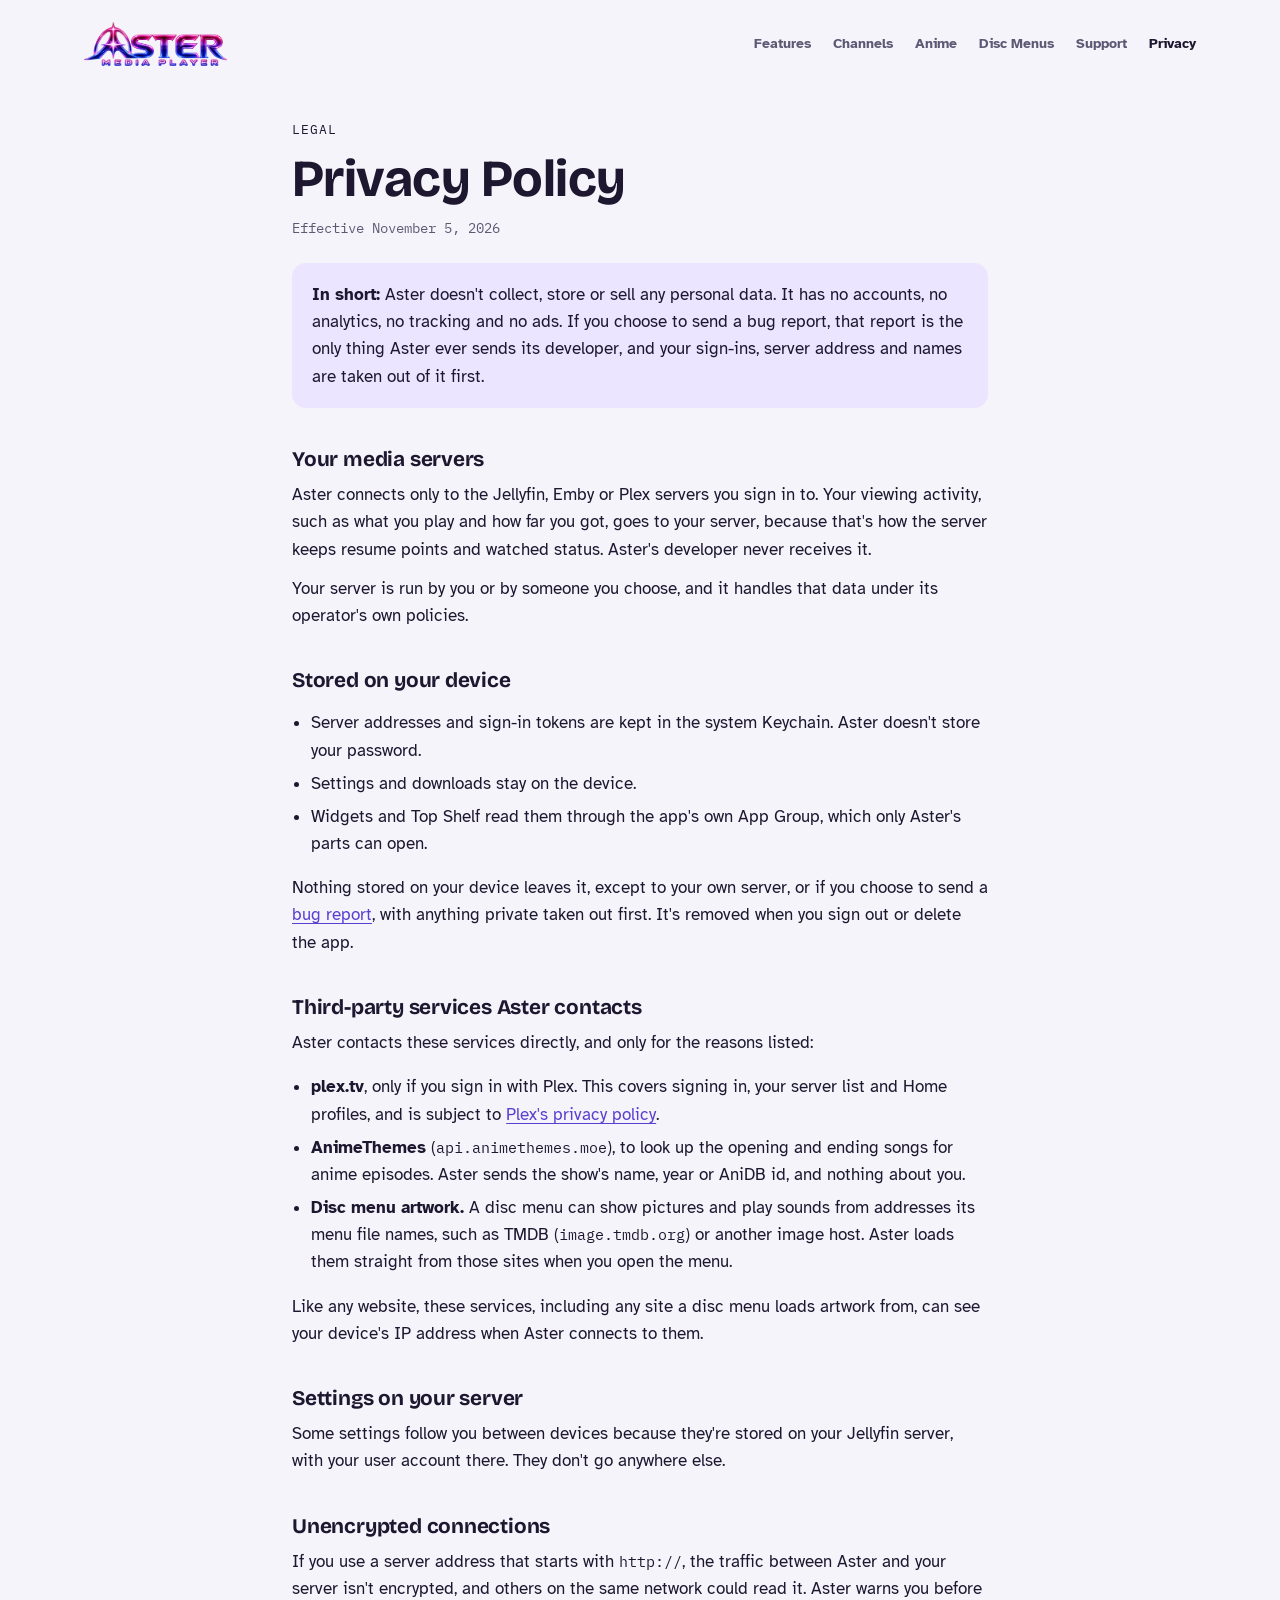
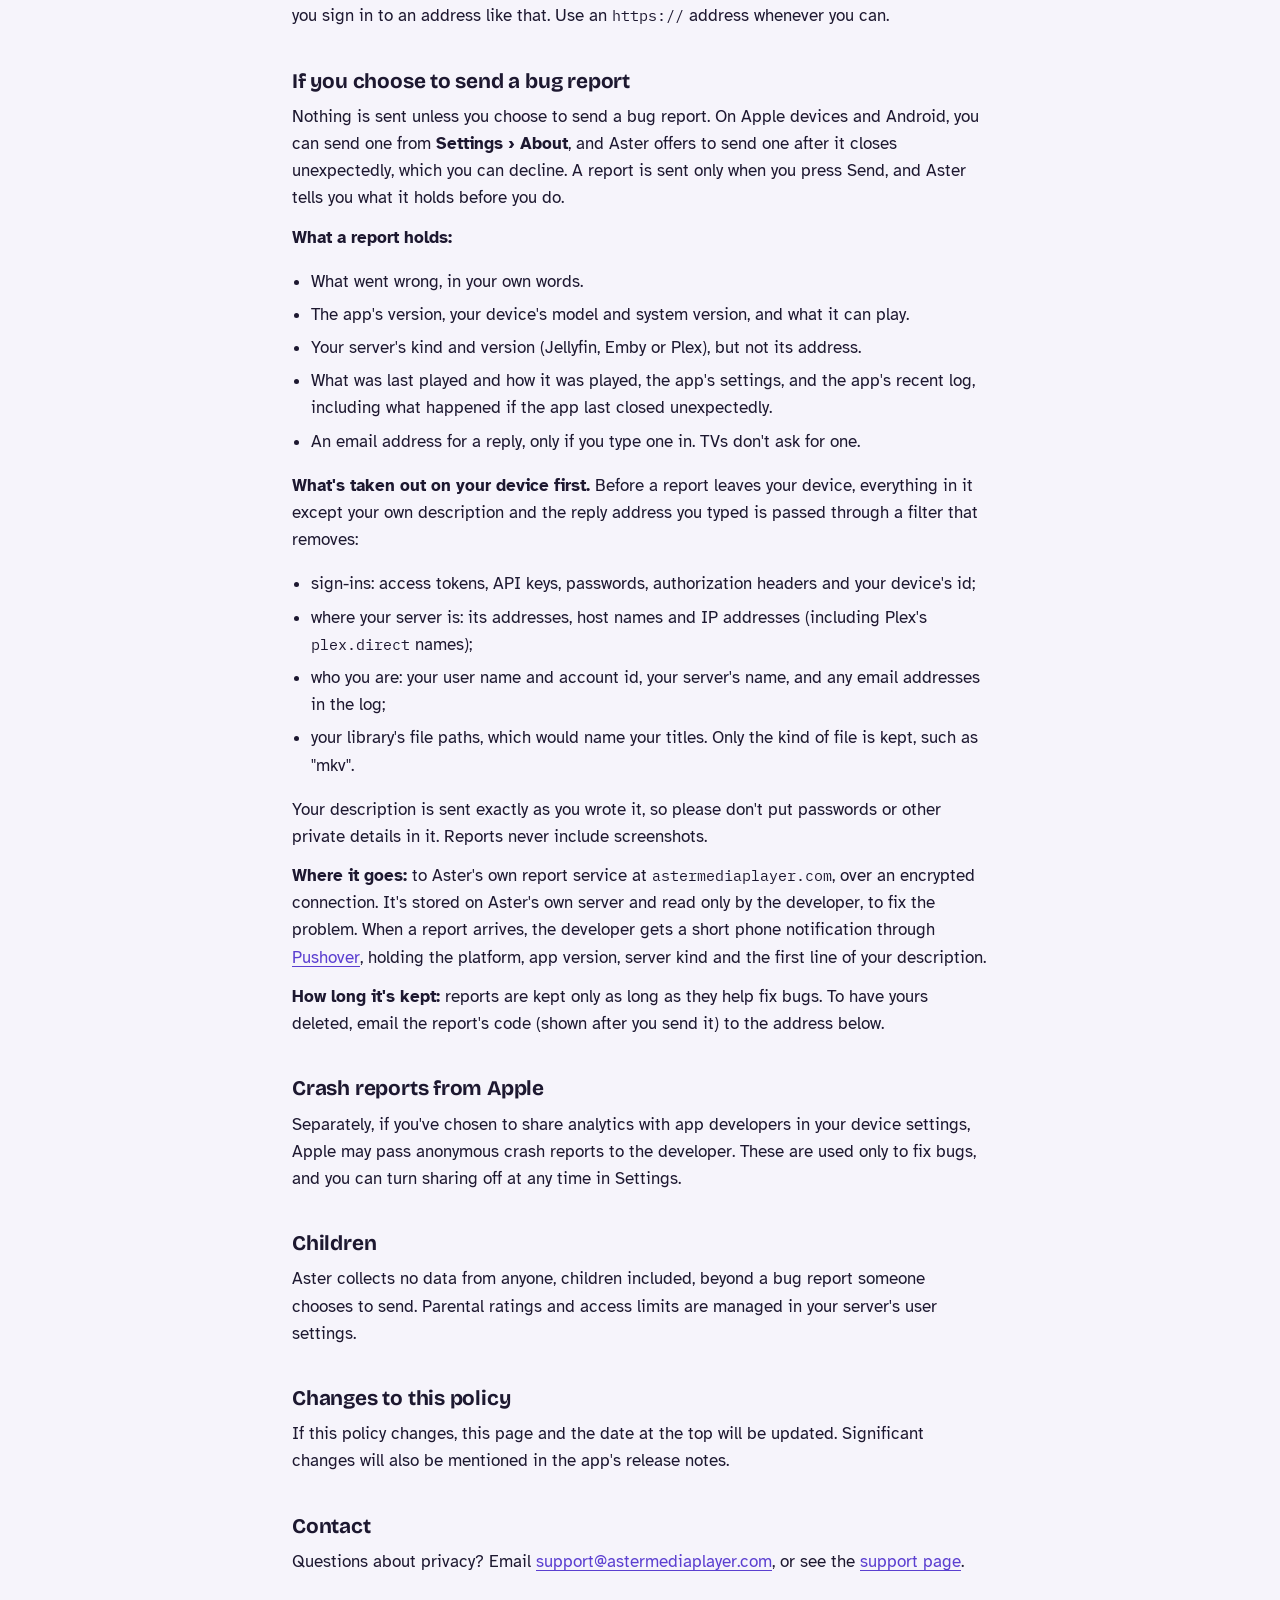
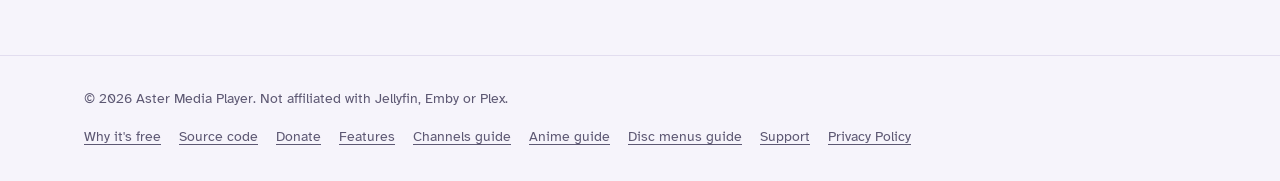
<file: privacy.html>
<!doctype html>
<html lang="en">
<head>
<meta charset="utf-8">
<meta name="viewport" content="width=device-width, initial-scale=1, viewport-fit=cover">
<title>Aster Privacy Policy</title>
<meta name="description" content="Privacy policy for Aster Media Player. Aster collects no personal data: no accounts, analytics, tracking or ads.">
<link rel="icon" type="image/png" sizes="32x32" href="brand/icon-32.png">
<link rel="apple-touch-icon" href="brand/icon-180.png">
<link rel="preconnect" href="https://fonts.googleapis.com">
<link rel="preconnect" href="https://fonts.gstatic.com" crossorigin>
<link rel="stylesheet" href="https://fonts.googleapis.com/css2?family=Atkinson+Hyperlegible:wght@400;700&family=Bricolage+Grotesque:opsz,wght@12..96,600;12..96,700;12..96,800&family=IBM+Plex+Mono:wght@400;600&display=swap">
<style>img{max-width:100%;height:auto}</style>
<link rel="stylesheet" href="styles.css?v=202611131100">
</head>
<body>
<header class="site-header">
  <div class="wrap">
    <a class="brand" href="index.html"><img src="brand/aster-logo-360.webp" width="360" height="111" alt="Aster Media Player"></a>
    <nav class="nav" aria-label="Main">
      <a href="features.html">Features</a>
      <a href="channels.html">Channels</a>
      <a href="anime-themes.html">Anime</a>
      <a href="disc-menus.html">Disc Menus</a>
      <a href="support.html">Support</a>
      <a href="privacy.html" aria-current="page">Privacy</a>
    </nav>
  </div>
</header>

<main class="doc">
  <div class="wrap">
    <p class="eyebrow">Legal</p>
    <h1>Privacy Policy</h1>
    <p class="updated">Effective November 5, 2026</p>

    <div class="callout">
      <p><strong>In short:</strong> Aster doesn't collect, store or sell any personal data. It has no accounts, no analytics, no tracking and no ads. If you choose to send a bug report, that report is the only thing Aster ever sends its developer, and your sign-ins, server address and names are taken out of it first.</p>
    </div>

    <h2>Your media servers</h2>
    <p>Aster connects only to the Jellyfin, Emby or Plex servers you sign in to. Your viewing activity, such as what you play and how far you got, goes to your server, because that's how the server keeps resume points and watched status. Aster's developer never receives it.</p>
    <p>Your server is run by you or by someone you choose, and it handles that data under its operator's own policies.</p>

    <h2>Stored on your device</h2>
    <ul>
      <li>Server addresses and sign-in tokens are kept in the system Keychain. Aster doesn't store your password.</li>
      <li>Settings and downloads stay on the device.</li>
      <li>Widgets and Top Shelf read them through the app's own App Group, which only Aster's parts can open.</li>
    </ul>
    <p>Nothing stored on your device leaves it, except to your own server, or if you choose to send a <a href="#bug-reports">bug report</a>, with anything private taken out first. It's removed when you sign out or delete the app.</p>

    <h2>Third-party services Aster contacts</h2>
    <p>Aster contacts these services directly, and only for the reasons listed:</p>
    <ul>
      <li><strong>plex.tv</strong>, only if you sign in with Plex. This covers signing in, your server list and Home profiles, and is subject to <a href="https://www.plex.tv/about/privacy-legal/">Plex's privacy policy</a>.</li>
      <li><strong>AnimeThemes</strong> (<code>api.animethemes.moe</code>), to look up the opening and ending songs for anime episodes. Aster sends the show's name, year or AniDB id, and nothing about you.</li>
      <li><strong>Disc menu artwork.</strong> A disc menu can show pictures and play sounds from addresses its menu file names, such as TMDB (<code>image.tmdb.org</code>) or another image host. Aster loads them straight from those sites when you open the menu.</li>
    </ul>
    <p>Like any website, these services, including any site a disc menu loads artwork from, can see your device's IP address when Aster connects to them.</p>

    <h2>Settings on your server</h2>
    <p>Some settings follow you between devices because they're stored on your Jellyfin server, with your user account there. They don't go anywhere else.</p>

    <h2>Unencrypted connections</h2>
    <p>If you use a server address that starts with <code>http://</code>, the traffic between Aster and your server isn't encrypted, and others on the same network could read it. Aster warns you before you sign in to an address like that. Use an <code>https://</code> address whenever you can.</p>

    <h2 id="bug-reports">If you choose to send a bug report</h2>
    <p>Nothing is sent unless you choose to send a bug report. On Apple devices and Android, you can send one from <strong>Settings &rsaquo; About</strong>, and Aster offers to send one after it closes unexpectedly, which you can decline. A report is sent only when you press Send, and Aster tells you what it holds before you do.</p>
    <p><strong>What a report holds:</strong></p>
    <ul>
      <li>What went wrong, in your own words.</li>
      <li>The app's version, your device's model and system version, and what it can play.</li>
      <li>Your server's kind and version (Jellyfin, Emby or Plex), but not its address.</li>
      <li>What was last played and how it was played, the app's settings, and the app's recent log, including what happened if the app last closed unexpectedly.</li>
      <li>An email address for a reply, only if you type one in. TVs don't ask for one.</li>
    </ul>
    <p><strong>What's taken out on your device first.</strong> Before a report leaves your device, everything in it except your own description and the reply address you typed is passed through a filter that removes:</p>
    <ul>
      <li>sign-ins: access tokens, API keys, passwords, authorization headers and your device's id;</li>
      <li>where your server is: its addresses, host names and IP addresses (including Plex's <code>plex.direct</code> names);</li>
      <li>who you are: your user name and account id, your server's name, and any email addresses in the log;</li>
      <li>your library's file paths, which would name your titles. Only the kind of file is kept, such as "mkv".</li>
    </ul>
    <p>Your description is sent exactly as you wrote it, so please don't put passwords or other private details in it. Reports never include screenshots.</p>
    <p><strong>Where it goes:</strong> to Aster's own report service at <code>astermediaplayer.com</code>, over an encrypted connection. It's stored on Aster's own server and read only by the developer, to fix the problem. When a report arrives, the developer gets a short phone notification through <a href="https://pushover.net/privacy">Pushover</a>, holding the platform, app version, server kind and the first line of your description.</p>
    <p><strong>How long it's kept:</strong> reports are kept only as long as they help fix bugs. To have yours deleted, email the report's code (shown after you send it) to the address below.</p>

    <h2>Crash reports from Apple</h2>
    <p>Separately, if you've chosen to share analytics with app developers in your device settings, Apple may pass anonymous crash reports to the developer. These are used only to fix bugs, and you can turn sharing off at any time in Settings.</p>

    <h2>Children</h2>
    <p>Aster collects no data from anyone, children included, beyond a bug report someone chooses to send. Parental ratings and access limits are managed in your server's user settings.</p>

    <h2>Changes to this policy</h2>
    <p>If this policy changes, this page and the date at the top will be updated. Significant changes will also be mentioned in the app's release notes.</p>

    <h2>Contact</h2>
    <p>Questions about privacy? Email <a href="mailto:support@astermediaplayer.com">support@astermediaplayer.com</a>, or see the <a href="support.html">support page</a>.</p>
  </div>
</main>

<footer class="site-footer">
  <div class="wrap">
    <span>© 2026 Aster Media Player. Not affiliated with Jellyfin, Emby or Plex.</span>
    <nav aria-label="Footer">
      <a href="story.html">Why it's free</a>
      <a href="https://github.com/AsterMediaPlayer/Aster-Media-Player">Source code</a>
      <a href="index.html#donate">Donate</a>
      <a href="features.html">Features</a>
      <a href="channels.html">Channels guide</a>
      <a href="anime-themes.html">Anime guide</a>
      <a href="disc-menus.html">Disc menus guide</a>
      <a href="support.html">Support</a>
      <a href="privacy.html">Privacy Policy</a>
    </nav>
  </div>
</footer>
<!-- Ko-fi floating "Support me" button (added 2026-11-11) -->
<script src='https://storage.ko-fi.com/cdn/scripts/overlay-widget.js'></script>
<script>
  kofiWidgetOverlay.draw('Y7C12AHTH3', {
    'type': 'floating-chat',
    'floating-chat.donateButton.text': 'Support me',
    'floating-chat.donateButton.background-color': '#794bc4',
    'floating-chat.donateButton.text-color': '#fff'
  });
</script>
</body>
</html>
</file>
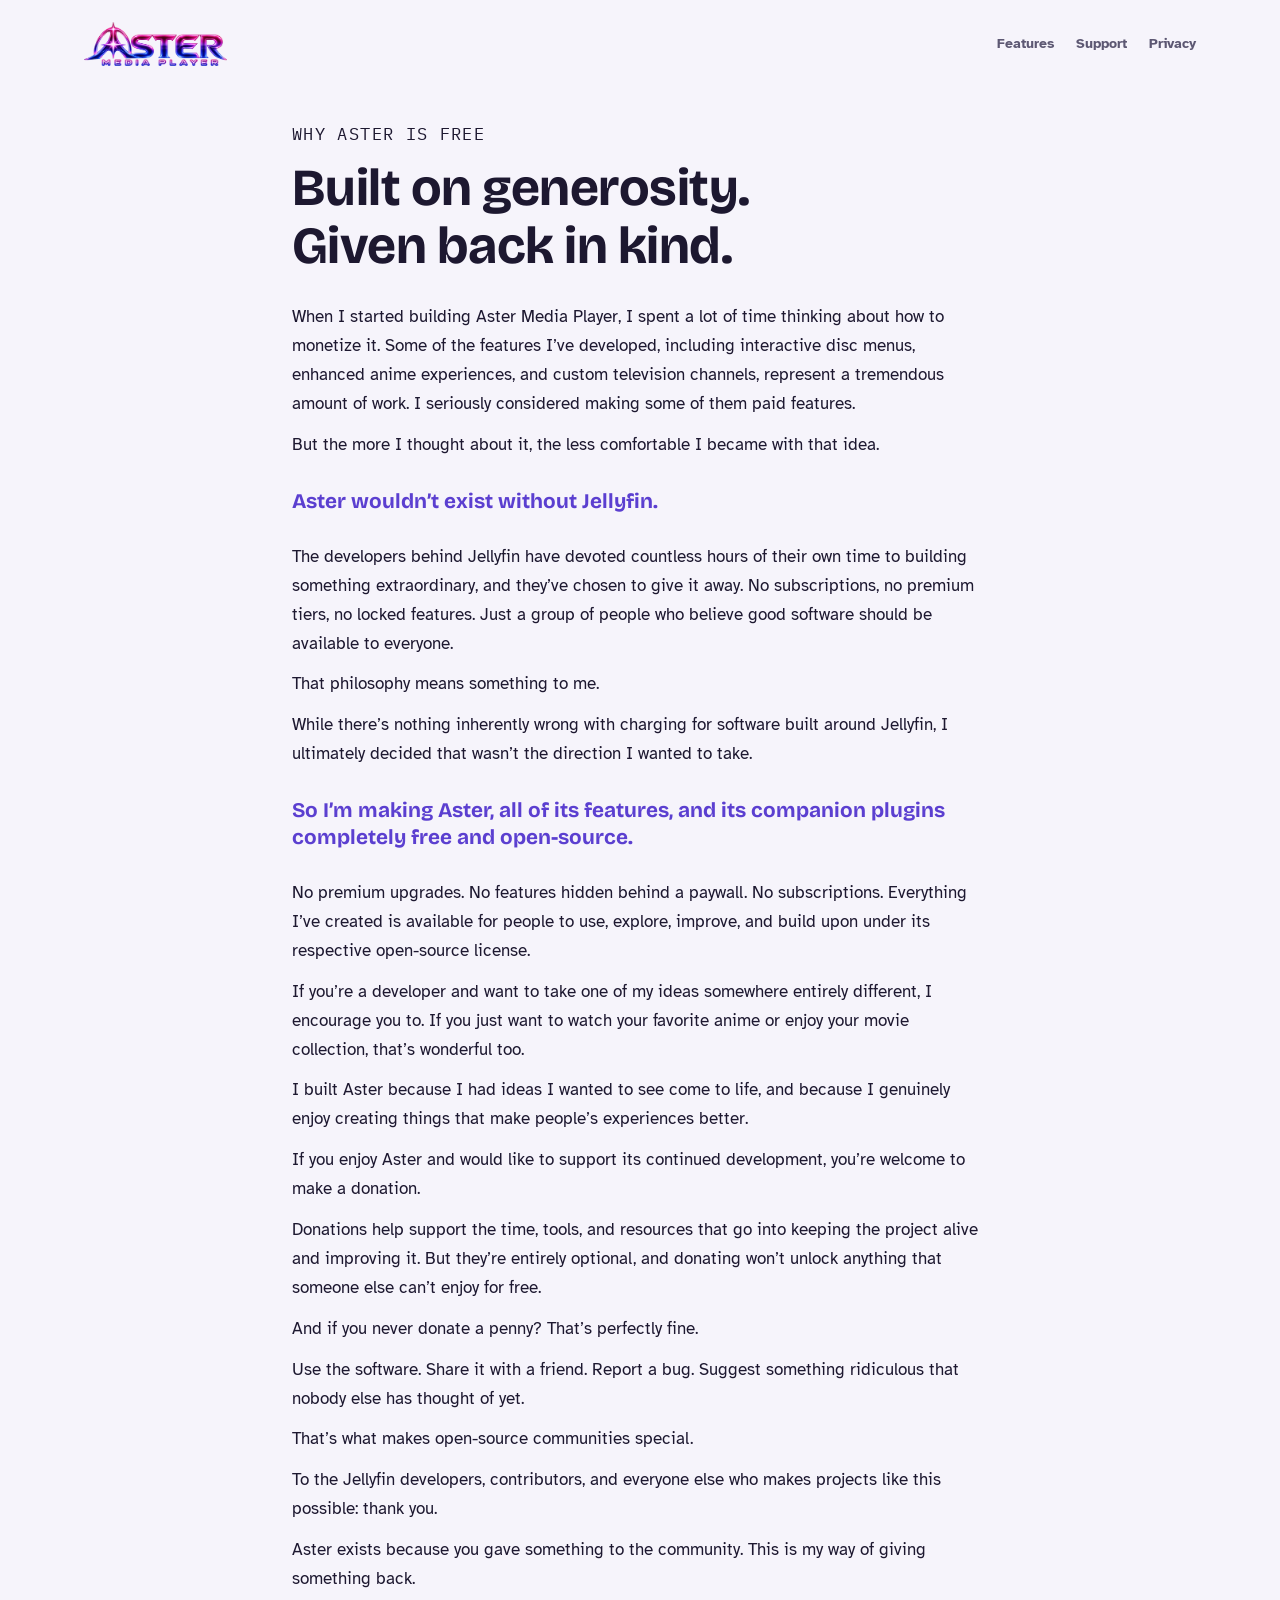
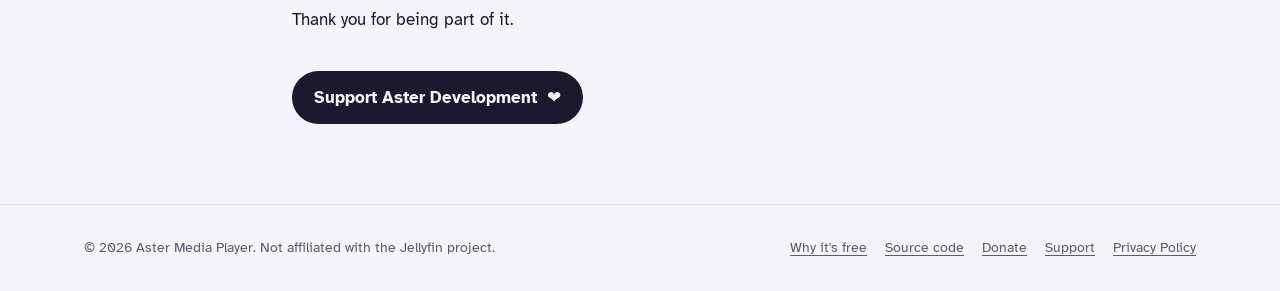
<file: story.html>
<!doctype html>
<html lang="en">
<head>
<meta charset="utf-8">
<meta name="viewport" content="width=device-width, initial-scale=1, viewport-fit=cover">
<title>Built on Generosity</title>
<meta name="description" content="Why Aster Media Player and its plugins are free and open-source, and how donations help.">
<link rel="icon" type="image/png" sizes="32x32" href="brand/icon-32.png">
<link rel="apple-touch-icon" href="brand/icon-180.png">
<link rel="preconnect" href="https://fonts.googleapis.com">
<link rel="preconnect" href="https://fonts.gstatic.com" crossorigin>
<link rel="stylesheet" href="https://fonts.googleapis.com/css2?family=Atkinson+Hyperlegible:wght@400;700&family=Bricolage+Grotesque:opsz,wght@12..96,600;12..96,700;12..96,800&family=IBM+Plex+Mono:wght@400;600&display=swap">
<style>img{max-width:100%;height:auto}</style>
<link rel="stylesheet" href="styles.css?v=202611131100">
</head>
<body>
<header class="site-header">
  <div class="wrap">
    <a class="brand" href="index.html"><img src="brand/aster-logo-360.webp" width="360" height="111" alt="Aster Media Player"></a>
    <nav class="nav" aria-label="Main">
      <a href="features.html">Features</a>
      <a href="support.html">Support</a>
      <a href="privacy.html">Privacy</a>
    </nav>
  </div>
</header>

<main class="doc story">
  <div class="wrap">
    <p class="eyebrow">Why Aster is free</p>
    <h1>Built on generosity. Given back in kind.</h1>

    <p>When I started building Aster Media Player, I spent a lot of time thinking about how to monetize it. Some of the features I’ve developed, including interactive disc menus, enhanced anime experiences, and custom television channels, represent a tremendous amount of work. I seriously considered making some of them paid features.</p>
    <p>But the more I thought about it, the less comfortable I became with that idea.</p>

    <p class="story-pull">Aster wouldn’t exist without Jellyfin.</p>

    <p>The developers behind Jellyfin have devoted countless hours of their own time to building something extraordinary, and they’ve chosen to give it away. No subscriptions, no premium tiers, no locked features. Just a group of people who believe good software should be available to everyone.</p>
    <p>That philosophy means something to me.</p>
    <p>While there’s nothing inherently wrong with charging for software built around Jellyfin, I ultimately decided that wasn’t the direction I wanted to take.</p>

    <p class="story-pull">So I’m making Aster, all of its features, and its companion plugins completely free and open-source.</p>

    <p>No premium upgrades. No features hidden behind a paywall. No subscriptions. Everything I’ve created is available for people to use, explore, improve, and build upon under its respective open-source license.</p>
    <p>If you’re a developer and want to take one of my ideas somewhere entirely different, I encourage you to. If you just want to watch your favorite anime or enjoy your movie collection, that’s wonderful too.</p>
    <p>I built Aster because I had ideas I wanted to see come to life, and because I genuinely enjoy creating things that make people’s experiences better.</p>
    <p>If you enjoy Aster and would like to support its continued development, you’re welcome to make a donation.</p>
    <p>Donations help support the time, tools, and resources that go into keeping the project alive and improving it. But they’re entirely optional, and donating won’t unlock anything that someone else can’t enjoy for free.</p>
    <p>And if you never donate a penny? That’s perfectly fine.</p>
    <p>Use the software. Share it with a friend. Report a bug. Suggest something ridiculous that nobody else has thought of yet.</p>
    <p>That’s what makes open-source communities special.</p>
    <p>To the Jellyfin developers, contributors, and everyone else who makes projects like this possible: thank you.</p>
    <p>Aster exists because you gave something to the community. This is my way of giving something back.</p>
    <p>Thank you for being part of it.</p>

    <div class="cta-row story-cta">
      <a class="btn btn-primary" href="index.html#donate">Support Aster Development <span aria-hidden="true">❤️</span></a>
    </div>
  </div>
</main>

<footer class="site-footer">
  <div class="wrap">
    <span>© 2026 Aster Media Player. Not affiliated with the Jellyfin project.</span>
    <nav aria-label="Footer">
      <a href="story.html">Why it's free</a>
      <a href="https://github.com/AsterMediaPlayer/Aster-Media-Player">Source code</a>
      <a href="index.html#donate">Donate</a>
      <a href="support.html">Support</a>
      <a href="privacy.html">Privacy Policy</a>
    </nav>
  </div>
</footer>
<!-- Ko-fi floating "Support me" button (added 2026-11-11) -->
<script src='https://storage.ko-fi.com/cdn/scripts/overlay-widget.js'></script>
<script>
  kofiWidgetOverlay.draw('Y7C12AHTH3', {
    'type': 'floating-chat',
    'floating-chat.donateButton.text': 'Support me',
    'floating-chat.donateButton.background-color': '#794bc4',
    'floating-chat.donateButton.text-color': '#fff'
  });
</script>
</body>
</html>
</file>
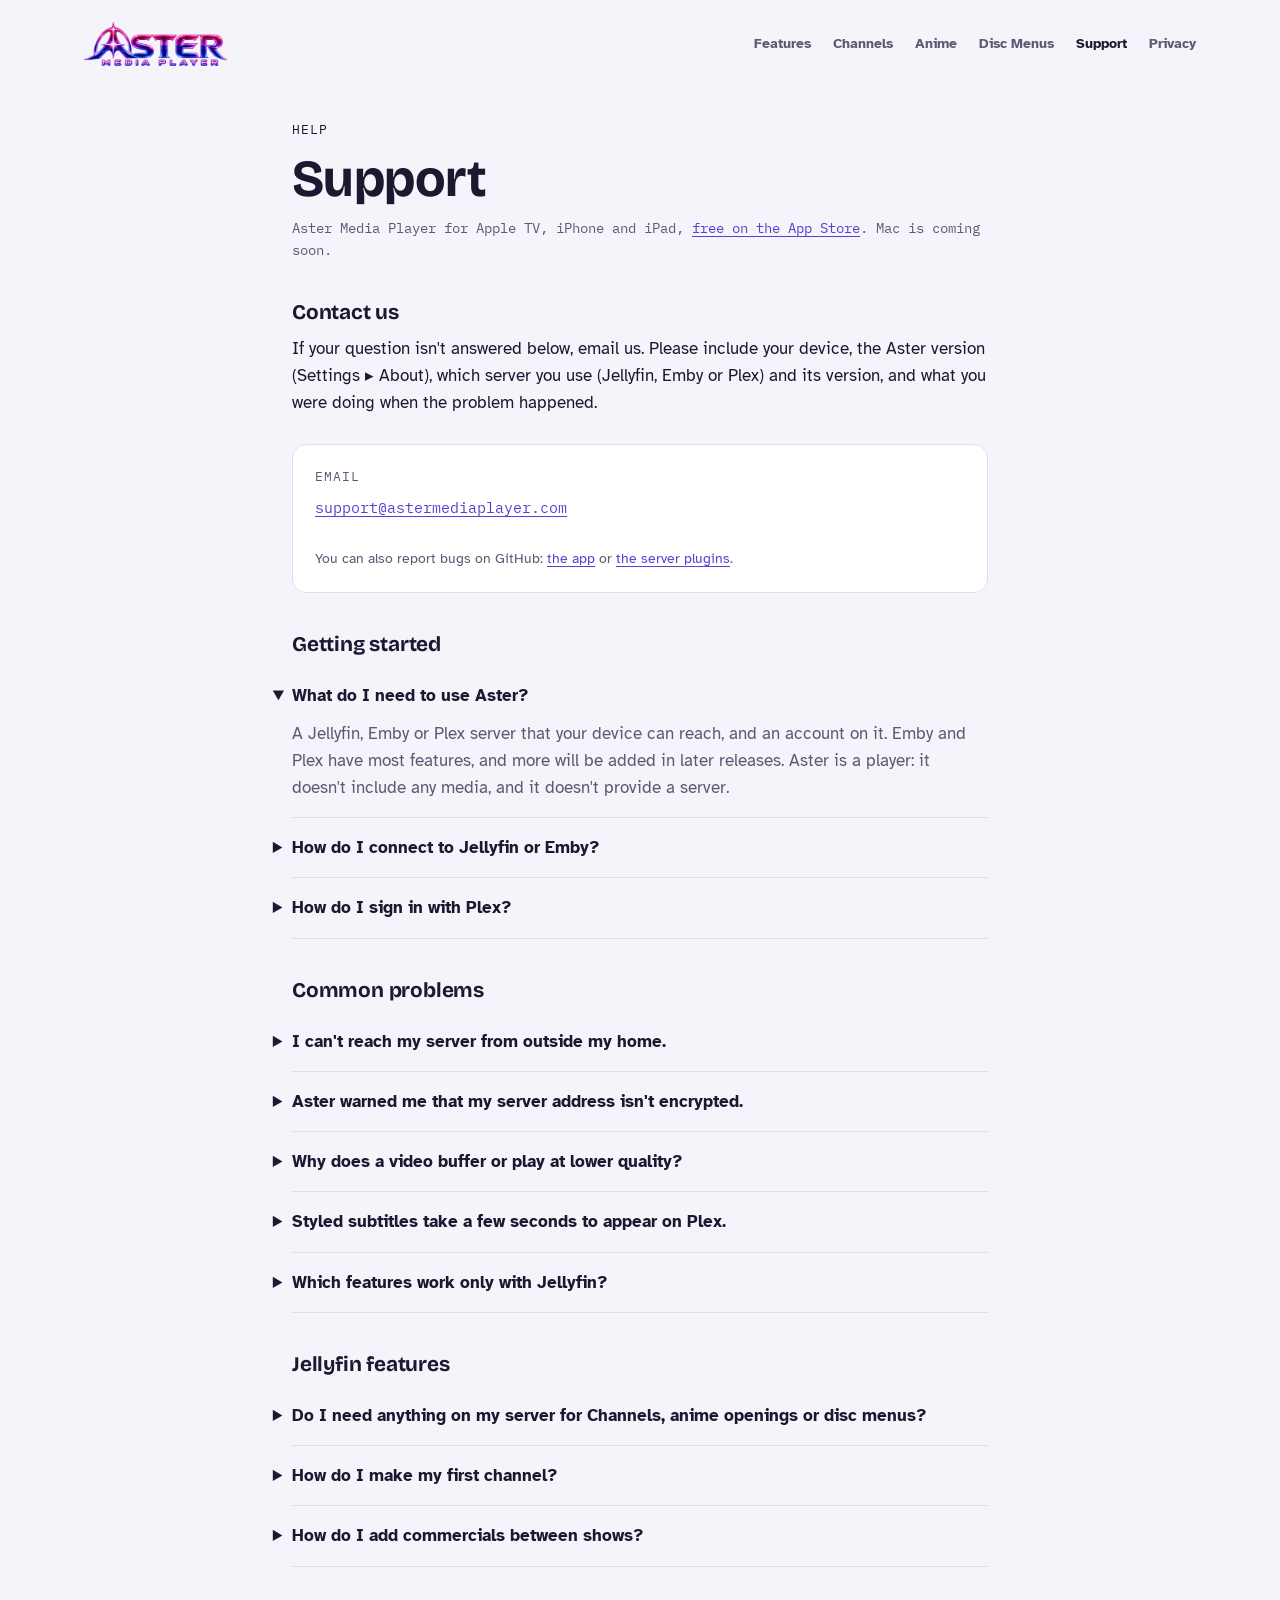
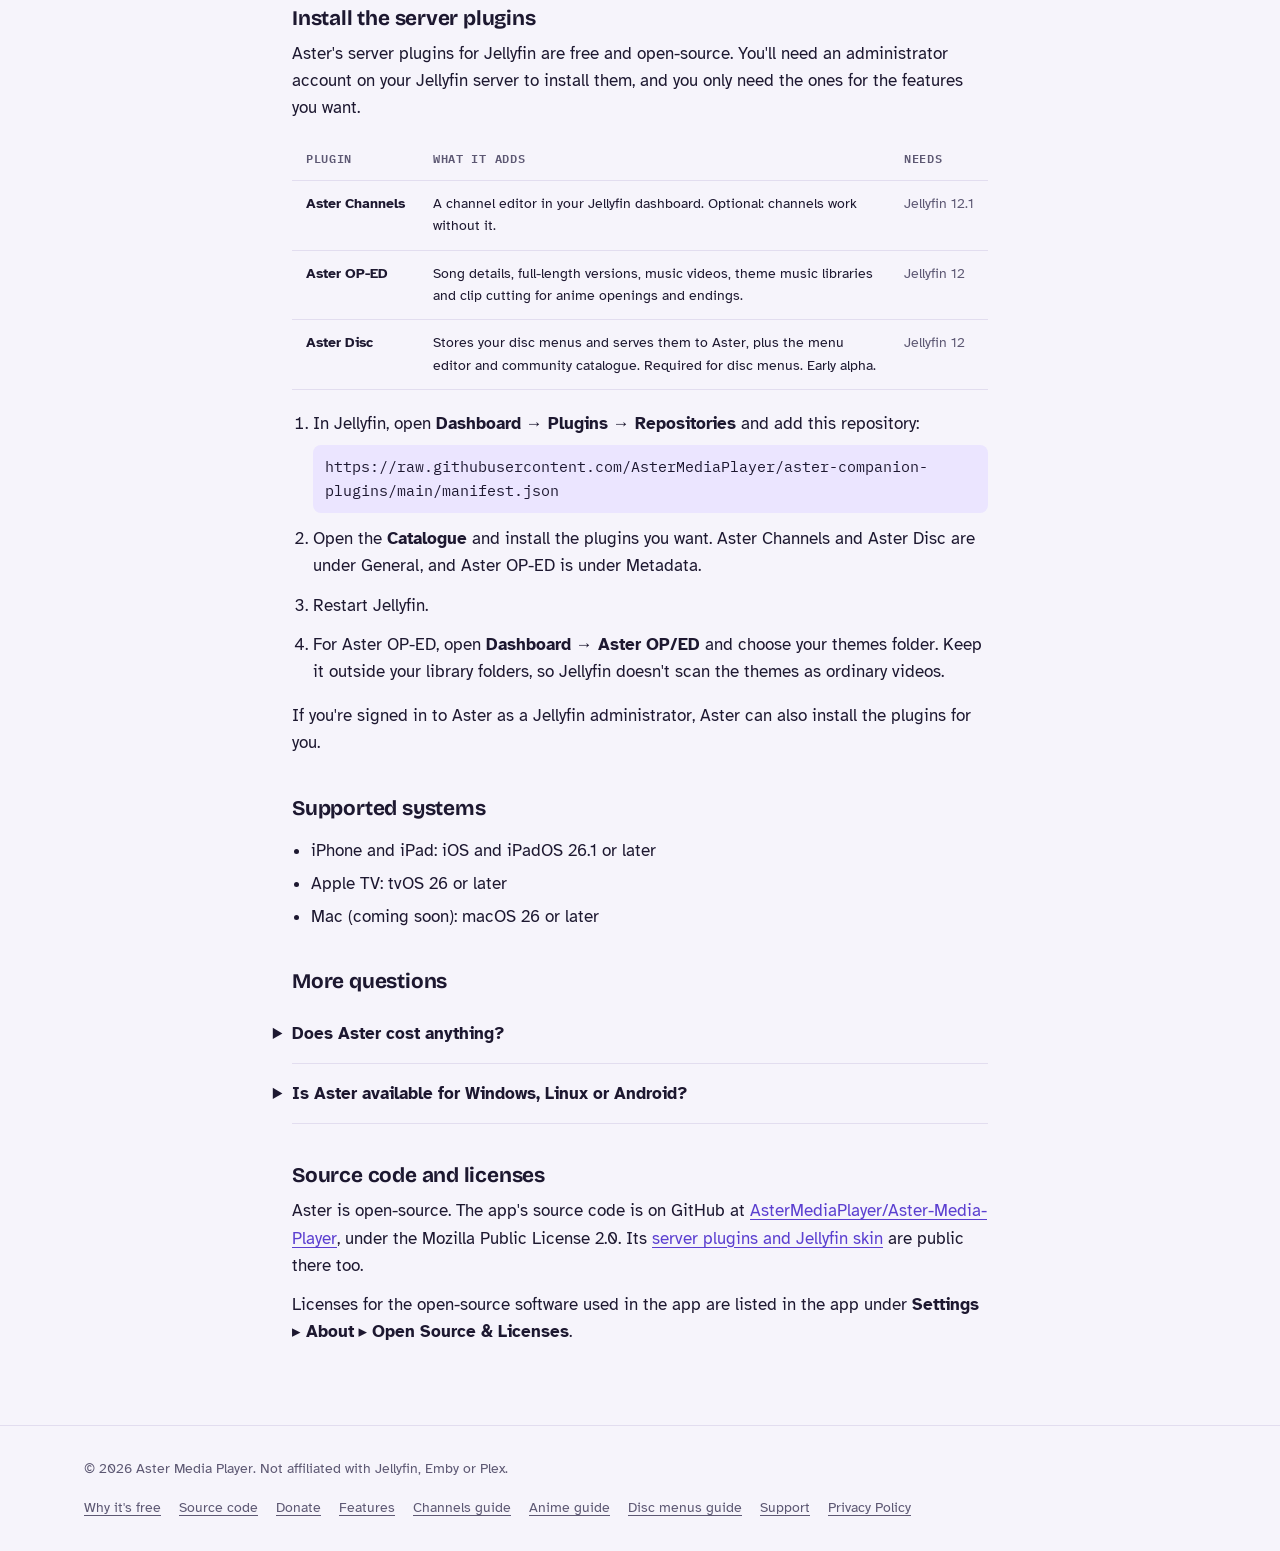
<file: support.html>
<!doctype html>
<html lang="en">
<head>
<meta charset="utf-8">
<meta name="viewport" content="width=device-width, initial-scale=1, viewport-fit=cover">
<title>Aster Support</title>
<meta name="description" content="Help with Aster Media Player: connecting to Jellyfin, Emby or Plex, common problems, supported systems and how to contact us.">
<link rel="icon" type="image/png" sizes="32x32" href="brand/icon-32.png">
<link rel="apple-touch-icon" href="brand/icon-180.png">
<link rel="preconnect" href="https://fonts.googleapis.com">
<link rel="preconnect" href="https://fonts.gstatic.com" crossorigin>
<link rel="stylesheet" href="https://fonts.googleapis.com/css2?family=Atkinson+Hyperlegible:wght@400;700&family=Bricolage+Grotesque:opsz,wght@12..96,600;12..96,700;12..96,800&family=IBM+Plex+Mono:wght@400;600&display=swap">
<style>img{max-width:100%;height:auto}</style>
<link rel="stylesheet" href="styles.css?v=202611131100">
</head>
<body>
<header class="site-header">
  <div class="wrap">
    <a class="brand" href="index.html"><img src="brand/aster-logo-360.webp" width="360" height="111" alt="Aster Media Player"></a>
    <nav class="nav" aria-label="Main">
      <a href="features.html">Features</a>
      <a href="channels.html">Channels</a>
      <a href="anime-themes.html">Anime</a>
      <a href="disc-menus.html">Disc Menus</a>
      <a href="support.html" aria-current="page">Support</a>
      <a href="privacy.html">Privacy</a>
    </nav>
  </div>
</header>

<main class="doc">
  <div class="wrap">
    <p class="eyebrow">Help</p>
    <h1>Support</h1>
    <p class="updated">Aster Media Player for Apple TV, iPhone and iPad, <a href="https://apps.apple.com/us/app/aster-media-player/id6821328142">free on the App Store</a>. Mac is coming soon.</p>

    <h2 id="contact">Contact us</h2>
    <p>If your question isn't answered below, email us. Please include your device, the Aster version (Settings ▸ About), which server you use (Jellyfin, Emby or Plex) and its version, and what you were doing when the problem happened.</p>
    <div class="contact-box">
      <span class="eyebrow">Email</span>
      <code><a href="mailto:support@astermediaplayer.com">support@astermediaplayer.com</a></code>
      <span class="plugin-note">You can also report bugs on GitHub: <a href="https://github.com/AsterMediaPlayer/Aster-Media-Player/issues">the app</a> or <a href="https://github.com/AsterMediaPlayer/aster-companion-plugins/issues">the server plugins</a>.</span>
    </div>

    <h2 id="getting-started">Getting started</h2>
    <div class="faq">
      <details open>
        <summary>What do I need to use Aster?</summary>
        <p>A Jellyfin, Emby or Plex server that your device can reach, and an account on it. Emby and Plex have most features, and more will be added in later releases. Aster is a player: it doesn't include any media, and it doesn't provide a server.</p>
      </details>
      <details>
        <summary>How do I connect to Jellyfin or Emby?</summary>
        <p>Open Aster and enter your server's address, for example <code>http://192.168.1.20:8096</code> at home or <code>https://jellyfin.example.com</code> from outside. Then sign in with your username and password for that server. If your server is on the same network, Aster may find it for you.</p>
      </details>
      <details>
        <summary>How do I sign in with Plex?</summary>
        <p>Choose <strong>Sign in with Plex</strong>. Aster shows a short code. On your phone or computer, go to <a href="https://plex.tv/link">plex.tv/link</a>, sign in to Plex and enter the code. Aster then lists your Plex servers, and your Home profiles if you have them.</p>
      </details>
    </div>

    <h2 id="problems">Common problems</h2>
    <div class="faq">
      <details>
        <summary>I can't reach my server from outside my home.</summary>
        <p>On Plex, turn on <strong>Remote Access</strong> in your Plex server's settings. On Jellyfin or Emby, use your server's public <code>https://</code> address, usually set up with a reverse proxy or a VPN; Jellyfin's and Emby's documentation both cover this.</p>
        <p>At home, make sure the address includes the port (usually 8096 for Jellyfin and Emby) and the right <code>http</code> or <code>https</code>, and that the same address opens in a web browser on the same network.</p>
      </details>
      <details>
        <summary>Aster warned me that my server address isn't encrypted.</summary>
        <p>Addresses that start with <code>http://</code> send everything unencrypted, including your sign-in, so anyone on the same network could read it. That's usually fine on a trusted home network, but avoid it on public Wi-Fi or over the internet. Switch to your server's <code>https://</code> address if it has one.</p>
      </details>
      <details>
        <summary>Why does a video buffer or play at lower quality?</summary>
        <p>When your device can't play a file as it is, the server converts it on the fly, which takes CPU or GPU power on the server. A slow or busy server shows up as buffering or reduced quality. Check your user's streaming bitrate limit and the server's hardware acceleration settings.</p>
        <p>On Plex, also check <strong>Settings ▸ Transcoder</strong>: the limit on simultaneous video transcodes can stop a converted stream from starting while others are playing.</p>
      </details>
      <details>
        <summary>Styled subtitles take a few seconds to appear on Plex.</summary>
        <p>For styled (ASS/SSA) subtitles, Aster reads the subtitle track out of the video file itself so it can show the original styling. That takes a few seconds when playback starts. Plain subtitles appear right away.</p>
      </details>
      <details>
        <summary>Which features work only with Jellyfin?</summary>
        <p>Disc menus and the companion server plugins are built for Jellyfin. Channels work on Jellyfin and Plex: on Plex, make them with the <a href="https://channels.astermediaplayer.com/">Channel Builder</a>. Emby and Plex have most of the rest, and more will be added in later releases. On every device, Plex doesn't have music or Live TV yet.</p>
        <p>The <a href="features.html">features page</a> lists exactly what works with each server, on each device.</p>
      </details>
    </div>

    <h2 id="jellyfin-features">Jellyfin features</h2>
    <div class="faq">
      <details>
        <summary>Do I need anything on my server for Channels, anime openings or disc menus?</summary>
        <p>Channels work with Jellyfin alone: a channel is a playlist with a few tags on it, and you can make and edit them in the app. The free Channels plugin is optional and adds an editor to your Jellyfin dashboard.</p>
        <p>Anime openings and endings work without a plugin too. Aster looks for opening and ending chapter markers in your episodes and plays them from Watch OP and Watch ED when it finds them. The free Anime OP/ED plugin adds song details, full-length versions, music videos, and can cut missing themes from your episodes. The <a href="anime-themes.html">anime themes guide</a> walks through setting it up.</p>
        <p>Disc menus need our free companion plugin. See <a href="#plugins">Install the server plugins</a> below, and the <a href="disc-menus.html">disc menus guide</a> for the rest.</p>
      </details>
      <details>
        <summary>How do I make my first channel?</summary>
        <p>Any video playlist can become a channel. Pick whichever way suits you:</p>
        <ul>
          <li><strong>In Aster:</strong> create and edit channels from the Channels screen.</li>
          <li><strong>In the Jellyfin dashboard,</strong> with the Channels plugin installed: open Channels, choose New Channel, and start from a show, genre, network, collection or playlist.</li>
          <li><strong>By hand:</strong> add the tags <code>aster:channel</code> and <code>aster:number=101</code> to a playlist in Jellyfin. Aster picks it up as channel 101.</li>
        </ul>
        <p>Other people on your server only see a channel if its playlist is shared with them or public.</p>
        <p>The <a href="channels.html">channels guide</a> explains every channel tag, with examples.</p>
      </details>
      <details>
        <summary>How do I add commercials between shows?</summary>
        <p>Make a playlist of clips and tag it <code>aster:filler</code>. Then tag each clip with what it is: <code>aster:commercial</code>, <code>aster:promo</code>, <code>aster:trailer</code>, <code>aster:interstitial</code> or <code>aster:bumper</code>. Untagged clips are skipped. Each channel then chooses which kinds to play, how long breaks run and how often they come.</p>
      </details>
    </div>

    <h2 id="plugins">Install the server plugins</h2>
    <p>Aster's server plugins for Jellyfin are free and open-source. You'll need an administrator account on your Jellyfin server to install them, and you only need the ones for the features you want.</p>
    <div class="table-wrap">
      <table class="plugin-table">
        <thead><tr><th scope="col">Plugin</th><th scope="col">What it adds</th><th scope="col">Needs</th></tr></thead>
        <tbody>
          <tr><th scope="row">Aster Channels</th><td>A channel editor in your Jellyfin dashboard. Optional: channels work without it.</td><td>Jellyfin 12.1</td></tr>
          <tr><th scope="row">Aster OP-ED</th><td>Song details, full-length versions, music videos, theme music libraries and clip cutting for anime openings and endings.</td><td>Jellyfin 12</td></tr>
          <tr><th scope="row">Aster Disc</th><td>Stores your disc menus and serves them to Aster, plus the menu editor and community catalogue. Required for disc menus. Early alpha.</td><td>Jellyfin 12</td></tr>
        </tbody>
      </table>
    </div>
    <ol class="steps">
      <li>In Jellyfin, open <strong>Dashboard → Plugins → Repositories</strong> and add this repository:
        <code class="repo-url">https://raw.githubusercontent.com/AsterMediaPlayer/aster-companion-plugins/main/manifest.json</code></li>
      <li>Open the <strong>Catalogue</strong> and install the plugins you want. Aster Channels and Aster Disc are under General, and Aster OP-ED is under Metadata.</li>
      <li>Restart Jellyfin.</li>
      <li>For Aster OP-ED, open <strong>Dashboard → Aster OP/ED</strong> and choose your themes folder. Keep it outside your library folders, so Jellyfin doesn't scan the themes as ordinary videos.</li>
    </ol>
    <p>If you're signed in to Aster as a Jellyfin administrator, Aster can also install the plugins for you.</p>

    <h2 id="systems">Supported systems</h2>
    <ul>
      <li>iPhone and iPad: iOS and iPadOS 26.1 or later</li>
      <li>Apple TV: tvOS 26 or later</li>
      <li>Mac (coming soon): macOS 26 or later</li>
    </ul>

    <h2 id="more">More questions</h2>
    <div class="faq">
      <details>
        <summary>Does Aster cost anything?</summary>
        <p>No. The app and its server plugins are free, with no subscriptions, paid tiers or ads. If you'd like to support development, you can <a href="index.html#donate">donate</a>.</p>
      </details>
      <details>
        <summary>Is Aster available for Windows, Linux or Android?</summary>
        <p>Yes. Android is out for phones, tablets and Android TV: <a href="thanks.html?get=android-apk">download the APK</a> (Android 8.0 or later); a Google Play listing is coming. Windows and Linux are out as betas, with the same features. <a href="thanks.html?get=windows">Get Windows</a> (an installer, or a portable .zip; Windows 10 version 1809 or later) or <a href="thanks.html?get=linux">get Linux</a> (packages for Debian and Ubuntu, Fedora and openSUSE, Arch, Flatpak, and a .tar.gz for anything else, on x64 and ARM64).</p>
      </details>
    </div>

    <h2 id="source">Source code and licenses</h2>
    <p>Aster is open-source. The app's source code is on GitHub at <a href="https://github.com/AsterMediaPlayer/Aster-Media-Player">AsterMediaPlayer/Aster-Media-Player</a>, under the Mozilla Public License 2.0. Its <a href="https://github.com/AsterMediaPlayer">server plugins and Jellyfin skin</a> are public there too.</p>
    <p>Licenses for the open-source software used in the app are listed in the app under <strong>Settings ▸ About ▸ Open Source &amp; Licenses</strong>.</p>
  </div>
</main>

<footer class="site-footer">
  <div class="wrap">
    <span>© 2026 Aster Media Player. Not affiliated with Jellyfin, Emby or Plex.</span>
    <nav aria-label="Footer">
      <a href="story.html">Why it's free</a>
      <a href="https://github.com/AsterMediaPlayer/Aster-Media-Player">Source code</a>
      <a href="index.html#donate">Donate</a>
      <a href="features.html">Features</a>
      <a href="channels.html">Channels guide</a>
      <a href="anime-themes.html">Anime guide</a>
      <a href="disc-menus.html">Disc menus guide</a>
      <a href="support.html">Support</a>
      <a href="privacy.html">Privacy Policy</a>
    </nav>
  </div>
</footer>
<!-- Ko-fi floating "Support me" button (added 2026-11-11) -->
<script src='https://storage.ko-fi.com/cdn/scripts/overlay-widget.js'></script>
<script>
  kofiWidgetOverlay.draw('Y7C12AHTH3', {
    'type': 'floating-chat',
    'floating-chat.donateButton.text': 'Support me',
    'floating-chat.donateButton.background-color': '#794bc4',
    'floating-chat.donateButton.text-color': '#fff'
  });
</script>
</body>
</html>
</file>
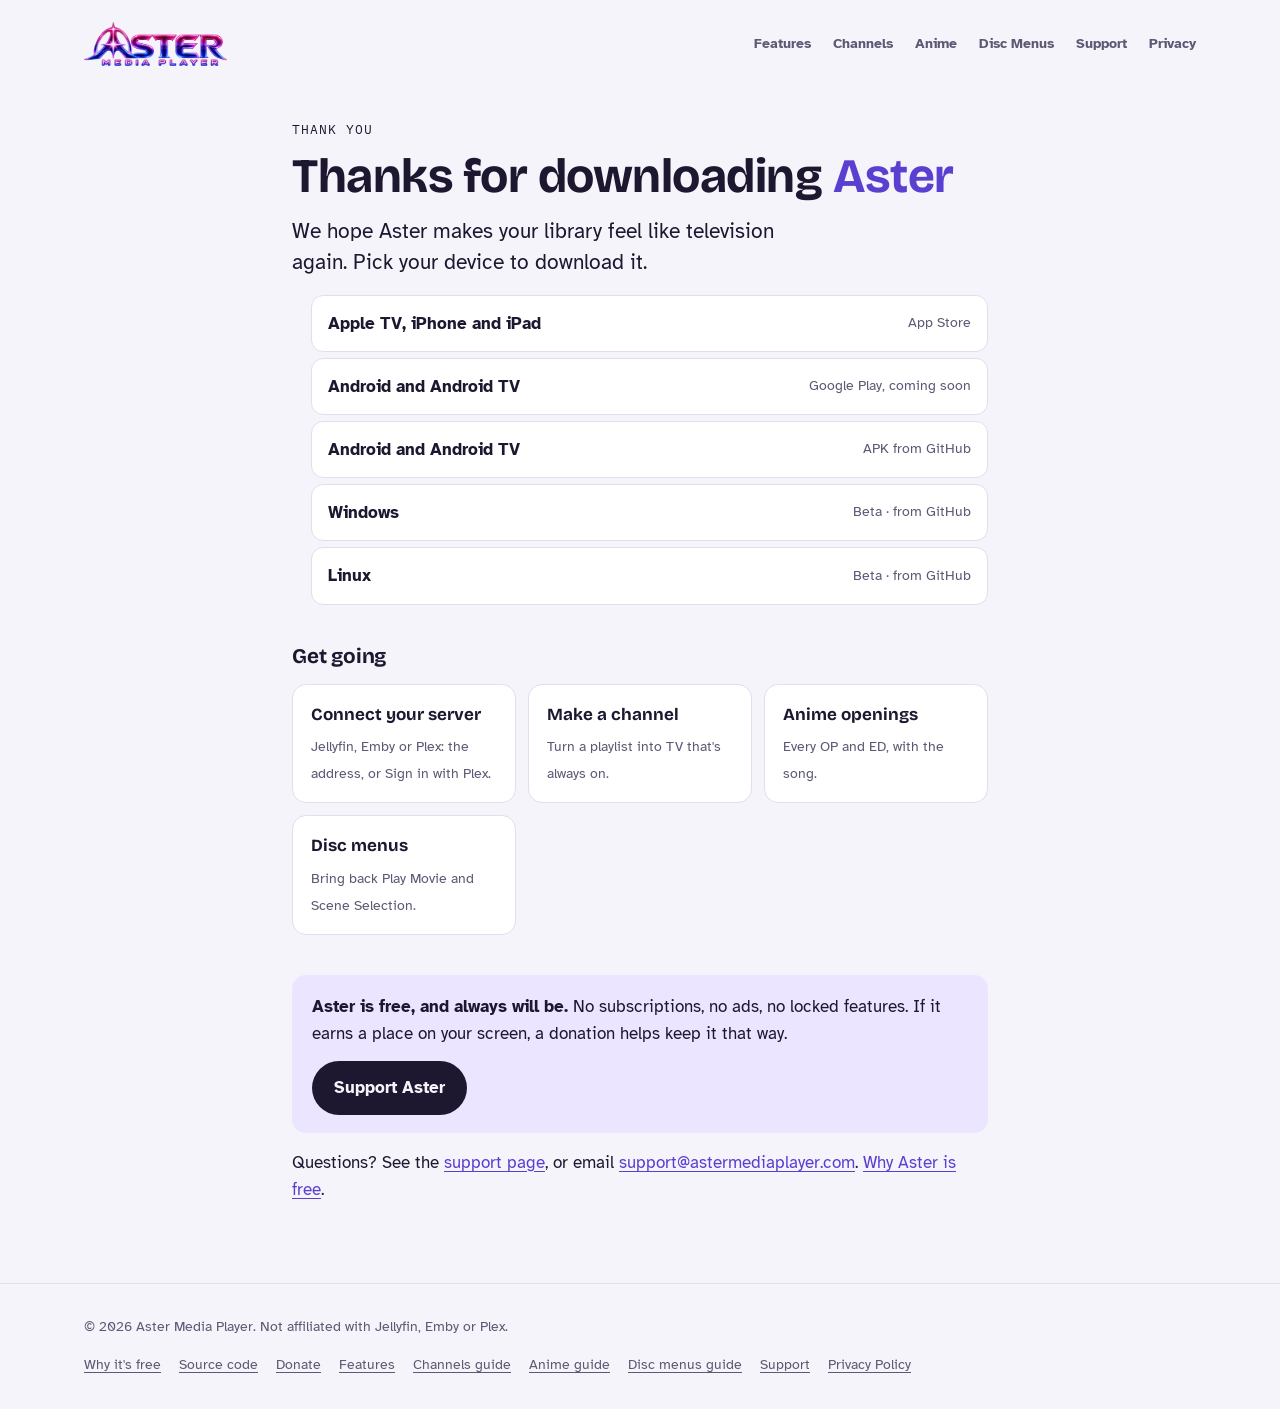
<file: thanks.html>
<!doctype html>
<html lang="en">
<head>
<meta charset="utf-8">
<meta name="viewport" content="width=device-width, initial-scale=1, viewport-fit=cover">
<title>Thanks for downloading Aster</title>
<meta name="description" content="Thanks for downloading Aster Media Player. Here's how to get started.">
<!-- A landing page for download buttons, not something to find in search results. -->
<meta name="robots" content="noindex">
<link rel="icon" type="image/png" sizes="32x32" href="brand/icon-32.png">
<link rel="apple-touch-icon" href="brand/icon-180.png">
<link rel="preconnect" href="https://fonts.googleapis.com">
<link rel="preconnect" href="https://fonts.gstatic.com" crossorigin>
<link rel="stylesheet" href="https://fonts.googleapis.com/css2?family=Atkinson+Hyperlegible:wght@400;700&family=Bricolage+Grotesque:opsz,wght@12..96,600;12..96,700;12..96,800&family=IBM+Plex+Mono:wght@400;600&display=swap">
<style>img{max-width:100%;height:auto}</style>
<link rel="stylesheet" href="styles.css?v=202611131100">
<style>
  [hidden] { display: none !important; }   /* .go-row's display:flex would otherwise beat the hidden attribute */
  .doc h3 { font-size: var(--step-0); margin-top: 28px; margin-bottom: 8px; }
  .thanks-hero h1 { font-size: clamp(2rem, 6vw, 3rem); }
  .thanks-hero h1 em { font-style: normal; color: var(--petal); }
  .lede { font-size: var(--step-1); color: var(--muted); margin: 12px 0 0; }
  .getting { margin-top: 20px; padding: 18px 20px; border: 1px solid var(--line); border-radius: var(--radius); background: var(--surface); }
  .getting p + p { margin-top: 6px; }
  .go-row { display: flex; flex-wrap: wrap; align-items: center; gap: 10px 16px; margin-top: 16px; }
  .go-row .note { color: var(--muted); font-size: var(--step--1); }
  .next { margin-top: 12px; padding-left: 1.3rem; display: grid; gap: 8px; }
  .downloads { list-style: none; padding: 0; margin: 16px 0 0; display: grid; gap: 10px; }
  .downloads a, .downloads .pick { display: flex; justify-content: space-between; align-items: center; gap: 12px; padding: 14px 16px; border: 1px solid var(--line); border-radius: 12px; background: var(--surface); text-decoration: none; color: var(--ink); font-weight: 700; }
  .downloads a:hover { border-color: var(--petal); }
  .downloads small { color: var(--muted); font-weight: 400; }
  .downloads .pick small { font-family: var(--font-mono); font-size: var(--step--1); }
  .guides { display: grid; gap: 12px; grid-template-columns: repeat(auto-fit, minmax(14rem, 1fr)); margin-top: 16px; }
  .guide { display: block; padding: 16px 18px; border: 1px solid var(--line); border-radius: var(--radius); background: var(--surface); text-decoration: none; color: var(--ink); }
  .guide:hover { border-color: var(--petal); }
  .guide strong { display: block; font-family: var(--font-display); font-size: var(--step-0); margin-bottom: 4px; }
  .guide span { color: var(--muted); font-size: var(--step--1); }
  .give { margin-top: 40px; }
  .give .btn { margin-top: 14px; }
</style>
</head>
<body>
<header class="site-header">
  <div class="wrap">
    <a class="brand" href="index.html"><img src="brand/aster-logo-360.webp" width="360" height="111" alt="Aster Media Player"></a>
    <nav class="nav" aria-label="Main">
      <a href="features.html">Features</a>
      <a href="channels.html">Channels</a>
      <a href="anime-themes.html">Anime</a>
      <a href="disc-menus.html">Disc Menus</a>
      <a href="support.html">Support</a>
      <a href="privacy.html">Privacy</a>
    </nav>
  </div>
</header>

<main class="doc">
  <div class="wrap">
    <div class="thanks-hero">
      <p class="eyebrow">Thank you</p>
      <h1>Thanks for downloading <em>Aster</em></h1>
    </div>

    <!-- After a download button: what's coming, and what to do next. Filled in by thanks.js. -->
    <section id="download" hidden>
      <p class="lede" id="lede"></p>
      <div class="getting">
        <p>You're getting <strong id="what"></strong>.</p>
        <div class="go-row" id="go-row">
          <a class="btn btn-primary" id="go" href="#">Download</a>
          <span class="note" id="go-note"></span>
        </div>
      </div>
      <h2>What next</h2>
      <ol class="next" id="next"></ol>
    </section>

    <!-- Arrived without a particular download: a general thank-you and the downloads. -->
    <section id="general" hidden>
      <p class="lede">We hope Aster makes your library feel like television again. Pick your device to download it.</p>
      <ul class="downloads">
        <li><a href="thanks.html?get=apple">Apple TV, iPhone and iPad <small>App Store</small></a></li>
        <li><a href="thanks.html?get=android">Android and Android TV <small>Google Play, coming soon</small></a></li>
        <li><a href="thanks.html?get=android-apk">Android and Android TV <small>APK from GitHub</small></a></li>
        <li><a href="thanks.html?get=windows">Windows <small>Beta · from GitHub</small></a></li>
        <li><a href="thanks.html?get=linux">Linux <small>Beta · from GitHub</small></a></li>
      </ul>
    </section>

    <noscript>
      <p class="lede">Thanks for choosing Aster. Your browser has JavaScript turned off, so this page can't start your download: see the <a href="features.html">features page</a> for every version.</p>
    </noscript>

    <h2>Get going</h2>
    <div class="guides">
      <a class="guide" href="support.html#getting-started"><strong>Connect your server</strong><span>Jellyfin, Emby or Plex: the address, or Sign in with Plex.</span></a>
      <a class="guide" href="channels.html"><strong>Make a channel</strong><span>Turn a playlist into TV that's always on.</span></a>
      <a class="guide" href="anime-themes.html"><strong>Anime openings</strong><span>Every OP and ED, with the song.</span></a>
      <a class="guide" href="disc-menus.html"><strong>Disc menus</strong><span>Bring back Play Movie and Scene Selection.</span></a>
    </div>

    <section class="give">
      <div class="callout">
        <p><strong>Aster is free, and always will be.</strong> No subscriptions, no ads, no locked features. If it earns a place on your screen, a donation helps keep it that way.</p>
        <a class="btn btn-primary" href="index.html#donate">Support Aster</a>
      </div>
      <p style="margin-top: 16px">Questions? See the <a href="support.html">support page</a>, or email <a href="mailto:support@astermediaplayer.com">support@astermediaplayer.com</a>. <a href="story.html">Why Aster is free</a>.</p>
    </section>
  </div>
</main>

<footer class="site-footer">
  <div class="wrap">
    <span>© 2026 Aster Media Player. Not affiliated with Jellyfin, Emby or Plex.</span>
    <nav aria-label="Footer">
      <a href="story.html">Why it's free</a>
      <a href="https://github.com/AsterMediaPlayer/Aster-Media-Player">Source code</a>
      <a href="index.html#donate">Donate</a>
      <a href="features.html">Features</a>
      <a href="channels.html">Channels guide</a>
      <a href="anime-themes.html">Anime guide</a>
      <a href="disc-menus.html">Disc menus guide</a>
      <a href="support.html">Support</a>
      <a href="privacy.html">Privacy Policy</a>
    </nav>
  </div>
</footer>
<script src="thanks.js?v=20261115r"></script>
<!-- Ko-fi floating "Support me" button (added 2026-11-11) -->
<script src='https://storage.ko-fi.com/cdn/scripts/overlay-widget.js'></script>
<script>
  kofiWidgetOverlay.draw('Y7C12AHTH3', {
    'type': 'floating-chat',
    'floating-chat.donateButton.text': 'Support me',
    'floating-chat.donateButton.background-color': '#794bc4',
    'floating-chat.donateButton.text-color': '#fff'
  });
</script>
</body>
</html>
</file>
<file: styles.css>
/* Layout: one centred column (max 72rem) with a broadcast-guide hero; light = lilac paper, dark = night sky.
   Palette comes from the aster flower: violet petals, gold disc centre. */
:root {
  --bg: #f6f4fb;
  --surface: #ffffff;
  --ink: #1d1830;
  --muted: #5d5873;
  --line: #e2ddef;
  --petal: #5b3fd0;
  --petal-soft: #ebe5ff;
  --disc: #e8a50c;
  --guide-bg: #1b1730;
  --guide-ink: #f1eefb;
  --guide-line: #2f2950;
  --guide-cell: #262041;
  --guide-break: #3a2c12;
  --font-display: "Bricolage Grotesque", "Avenir Next", "Segoe UI", system-ui, sans-serif;
  --font-body: "Atkinson Hyperlegible", "Helvetica Neue", Arial, system-ui, sans-serif;
  --font-mono: "IBM Plex Mono", ui-monospace, "SF Mono", Menlo, monospace;
  --step--1: 0.875rem;
  --step-0: 1.0625rem;
  --step-1: 1.3rem;
  --step-2: 1.75rem;
  --step-3: clamp(2rem, 4.5vw, 3.25rem);
  --radius: 14px;
  color-scheme: light;
}
@media (prefers-color-scheme: dark) {
  :root:not([data-theme="light"]) {
    --bg: #13101d; --surface: #1c1829; --ink: #efecf8; --muted: #a8a2bf; --line: #2e2945;
    --petal: #a995ff; --petal-soft: #2a2350; --disc: #f4b93a;
    --guide-bg: #0d0b16; --guide-ink: #efecf8; --guide-line: #262040; --guide-cell: #1c1830; --guide-break: #33280f;
    color-scheme: dark;
  }
}
:root[data-theme="dark"] {
  --bg: #13101d; --surface: #1c1829; --ink: #efecf8; --muted: #a8a2bf; --line: #2e2945;
  --petal: #a995ff; --petal-soft: #2a2350; --disc: #f4b93a;
  --guide-bg: #0d0b16; --guide-ink: #efecf8; --guide-line: #262040; --guide-cell: #1c1830; --guide-break: #33280f;
  color-scheme: dark;
}

* { box-sizing: border-box; }
html { -webkit-text-size-adjust: 100%; }
body {
  margin: 0;
  background: var(--bg);
  color: var(--ink);
  font-family: var(--font-body);
  font-size: var(--step-0);
  line-height: 1.6;
}
a { color: var(--petal); text-underline-offset: 3px; }
a:focus-visible, button:focus-visible { outline: 3px solid var(--disc); outline-offset: 3px; border-radius: 6px; }
img { max-width: 100%; height: auto; }
h1, h2, h3 { font-family: var(--font-display); line-height: 1.12; text-wrap: balance; margin: 0; letter-spacing: -0.01em; }
p { margin: 0; }

.wrap { width: 100%; max-width: 72rem; margin-inline: auto; padding-inline: 20px; }

/* Header */
.site-header { padding-block: 22px; }
.site-header .wrap { display: flex; align-items: center; justify-content: space-between; gap: 16px; flex-wrap: wrap; }
.brand { display: inline-flex; align-items: center; gap: 10px; text-decoration: none; color: var(--ink); font-family: var(--font-display); font-weight: 700; font-size: 1.2rem; }
.brand img { display: block; height: 44px; width: auto; }
.hero-logo { display: block; width: min(100%, 440px); height: auto; margin: 0 0 22px -6px; }
.nav { display: flex; gap: 22px; flex-wrap: wrap; }
.nav a { color: var(--muted); text-decoration: none; font-size: var(--step--1); font-weight: 700; }
.nav a:hover, .nav a[aria-current="page"] { color: var(--ink); }

/* Hero */
.hero { padding-block: 40px 64px; }
.hero .wrap { display: grid; grid-template-columns: minmax(0, 1fr) minmax(0, 1.15fr); gap: 48px; align-items: center; }
.eyebrow { font-family: var(--font-mono); font-size: 0.8rem; letter-spacing: 0.08em; text-transform: uppercase; color: var(--muted); }
.hero h1 { font-size: var(--step-3); margin-block: 14px 18px; }
.hero h1 em { font-style: normal; color: var(--petal); }
.lede { color: var(--muted); font-size: var(--step-1); line-height: 1.5; max-width: 32rem; }
.cta-row { display: flex; flex-wrap: wrap; gap: 14px; align-items: center; margin-top: 28px; }
.btn { display: inline-flex; align-items: center; gap: 10px; padding: 13px 22px; border-radius: 999px; font-weight: 700; text-decoration: none; font-size: var(--step-0); }
.btn-primary { background: var(--ink); color: var(--bg); }
.btn-primary:hover { background: var(--petal); color: #fff; }
.btn-ghost { color: var(--ink); border: 2px solid var(--line); }
.btn-ghost:hover { border-color: var(--petal); }
.platform-note { margin-top: 16px; font-size: var(--step--1); color: var(--muted); }

/* Hero screenshot */
.hero-shot { margin: 0; display: grid; gap: 12px; min-width: 0; }
.hero-shot img { display: block; width: 100%; height: auto; aspect-ratio: 16 / 9; object-fit: cover; border-radius: 18px; background: var(--guide-bg); box-shadow: 0 30px 60px -30px rgba(29, 24, 48, 0.55); }
.hero-shot figcaption { font-size: var(--step--1); color: var(--muted); display: flex; flex-wrap: wrap; gap: 6px 10px; align-items: center; }

/* Sections */
.section { padding-block: 72px; border-top: 1px solid var(--line); }
.section-head { max-width: 40rem; margin-bottom: 40px; }
.section-head h2 { font-size: var(--step-2); margin-top: 10px; }
.section-head p { color: var(--muted); margin-top: 12px; }

.features { display: grid; grid-template-columns: repeat(2, minmax(0, 1fr)); gap: 20px; }
.feature { background: var(--surface); border: 1px solid var(--line); border-radius: var(--radius); padding: 28px; display: flex; flex-direction: column; gap: 12px; min-width: 0; }
.feature h3 { font-size: var(--step-1); }
.feature p { color: var(--muted); }
.feature .detail { font-family: var(--font-mono); font-size: 0.8rem; color: var(--ink); background: var(--petal-soft); border-radius: 8px; padding: 10px 12px; overflow-x: auto; white-space: nowrap; }
.feature-icon { width: 40px; height: 40px; border-radius: 10px; background: var(--petal-soft); color: var(--petal); display: grid; place-items: center; }
.feature-icon svg { width: 22px; height: 22px; }
.plugin-note { margin-top: 20px; font-size: var(--step--1); color: var(--muted); }

.beta { font-family: var(--font-mono); font-size: 0.7rem; font-weight: 600; letter-spacing: 0.06em; text-transform: uppercase; vertical-align: middle; color: var(--petal); background: var(--petal-soft); border-radius: 999px; padding: 3px 9px; margin-left: 6px; }
.feature-list { margin: 0; padding-left: 1.1rem; display: grid; gap: 6px; color: var(--muted); font-size: var(--step--1); }
.feature-list li::marker { color: var(--disc); }
.feature-link { font-weight: 700; font-size: var(--step--1); margin-top: auto; }

/* Screenshots: a TV-shaped frame per shot; the first one runs full width */
.shots { display: grid; grid-template-columns: repeat(2, minmax(0, 1fr)); gap: 48px 28px; }
.shots-note { margin-top: 28px; font-size: var(--step--1); color: var(--muted); }
.shot { margin: 0; display: grid; gap: 14px; min-width: 0; }
.shot-wide { grid-column: 1 / -1; }
.shot img { display: block; width: 100%; height: auto; aspect-ratio: 16 / 9; object-fit: cover; border-radius: 16px; background: var(--guide-bg); box-shadow: 0 30px 60px -32px rgba(29, 24, 48, 0.6); }
.carousel { position: relative; display: grid; border-radius: 16px; overflow: hidden; box-shadow: 0 30px 60px -32px rgba(29, 24, 48, 0.6); background: var(--guide-bg); }
.carousel img { grid-area: 1 / 1; box-shadow: none; border-radius: 0; opacity: 0; transition: opacity 0.8s ease; }
.carousel img.is-active { opacity: 1; }
.carousel-dots { display: flex; gap: 10px; justify-content: center; margin-top: -2px; }
.carousel-dots button { width: 28px; height: 6px; padding: 0; border: 0; border-radius: 999px; background: var(--line); cursor: pointer; transition: background 0.3s, width 0.3s; }
.carousel-dots button[aria-pressed="true"] { background: var(--petal); width: 44px; }
@media (prefers-reduced-motion: reduce) { .carousel img, .carousel-dots button { transition: none; } }
.shot figcaption { color: var(--muted); max-width: 46rem; display: flex; flex-wrap: wrap; gap: 6px 12px; align-items: baseline; }
.shot figcaption strong { color: var(--ink); }
.shot-tag { font-family: var(--font-mono); font-size: 0.72rem; letter-spacing: 0.05em; text-transform: uppercase; color: var(--disc); border: 1px solid currentColor; border-radius: 999px; padding: 2px 10px; white-space: nowrap; }

/* Platforms */
.platforms { display: grid; grid-template-columns: repeat(3, minmax(0, 1fr)); gap: 14px; }
.platform { display: flex; justify-content: space-between; align-items: center; gap: 12px; padding: 18px 20px; border: 1px solid var(--line); border-radius: var(--radius); background: var(--surface); }
.platform span:first-child { font-weight: 700; }
.pill { font-family: var(--font-mono); font-size: 0.72rem; letter-spacing: 0.05em; text-transform: uppercase; padding: 4px 10px; border-radius: 999px; white-space: nowrap; }
.pill.ok { background: var(--petal-soft); color: var(--petal); }
.pill.soon { background: transparent; color: var(--muted); border: 1px dashed var(--line); }

/* Privacy summary */
.privacy-points { display: grid; grid-template-columns: repeat(3, minmax(0, 1fr)); gap: 28px; }
.privacy-points h3 { font-size: var(--step-0); margin-bottom: 6px; font-family: var(--font-body); font-weight: 700; }
.privacy-points p { color: var(--muted); }

/* Document pages (privacy, support) */
.doc { padding-block: 32px 80px; }
.doc .wrap { max-width: 46rem; }
.doc h1 { font-size: var(--step-3); margin-block: 10px 8px; }
.doc .updated { color: var(--muted); font-size: var(--step--1); font-family: var(--font-mono); }
.doc h2 { font-size: var(--step-1); margin-top: 40px; margin-bottom: 10px; }
.doc p, .doc li { color: var(--ink); }
.doc p + p { margin-top: 12px; }
.doc ul { padding-left: 1.2rem; display: grid; gap: 6px; }
.doc .callout { margin-top: 24px; padding: 18px 20px; border-radius: var(--radius); background: var(--petal-soft); }
.todo { background: color-mix(in srgb, var(--disc) 30%, transparent); padding: 0 4px; border-radius: 4px; font-family: var(--font-mono); font-size: 0.85em; }
.faq details { border-bottom: 1px solid var(--line); padding-block: 16px; }
.faq summary { cursor: pointer; font-weight: 700; font-size: var(--step-0); list-style-position: outside; }
.faq details p { margin-top: 10px; color: var(--muted); }
.contact-box { margin-top: 28px; padding: 22px; border: 1px solid var(--line); border-radius: var(--radius); background: var(--surface); display: grid; gap: 8px; }
.contact-box code { font-family: var(--font-mono); font-size: 1rem; user-select: all; }

/* Footer */
.site-footer { border-top: 1px solid var(--line); padding-block: 32px; font-size: var(--step--1); color: var(--muted); }
.site-footer .wrap { display: flex; justify-content: space-between; gap: 16px; flex-wrap: wrap; }
.site-footer nav { display: flex; gap: 18px; flex-wrap: wrap; }
.site-footer a { color: var(--muted); }

@media (max-width: 880px) {
  .hero .wrap { grid-template-columns: minmax(0, 1fr); gap: 36px; }
  .features, .privacy-points { grid-template-columns: minmax(0, 1fr); }
  .platforms, .shots { grid-template-columns: minmax(0, 1fr); }
}

/* Donation card: mirrors the in-app "Made for the love of it" sheet. Deliberately dark in both themes. */
.love-card { --card-bg: #131826; --card-ink: #eef0f7; --card-muted: #a3a9bb; --card-tile: #252d40; --card-line: #2e3548; --card-heart: #f0a8bd;
  max-width: 40rem; margin-inline: auto; background: var(--card-bg); color: var(--card-ink); border-radius: 28px;
  padding: clamp(28px, 5vw, 48px) clamp(20px, 5vw, 48px); text-align: center; display: grid; gap: 16px;
  box-shadow: 0 40px 80px -40px rgba(19, 24, 38, 0.7); }
.love-heart { width: 44px; height: 44px; color: var(--card-heart); justify-self: center; }
.love-card h2 { font-size: var(--step-2); color: var(--card-ink); }
.love-card p { color: var(--card-ink); opacity: 0.92; font-size: var(--step-0); }
.love-card strong { opacity: 1; }
.love-story a { color: var(--card-heart); font-weight: 700; font-size: var(--step--1); }
.love-card hr { border: 0; border-top: 1px solid var(--card-line); width: 100%; margin: 8px 0; }
.love-card h3 { font-family: var(--font-body); font-size: var(--step-0); font-weight: 700; color: var(--card-ink); }
.tiers { display: grid; grid-template-columns: repeat(3, minmax(0, 1fr)); gap: 12px; }
.tier { display: grid; gap: 4px; padding: 18px 8px; border-radius: 18px; background: var(--card-tile); color: var(--card-ink); text-decoration: none; transition: transform 0.15s, background 0.15s; }
.tier strong { font-family: var(--font-display); font-size: clamp(1.25rem, 3.4vw, 1.75rem); font-variant-numeric: tabular-nums; }
.tier span { color: var(--card-muted); font-size: var(--step--1); }
.tier:hover { background: #2f3850; transform: translateY(-2px); }
.tier:focus-visible { outline: 3px solid var(--card-heart); outline-offset: 3px; }
.love-fine { color: var(--card-muted) !important; font-size: var(--step--1) !important; }
@media (prefers-reduced-motion: reduce) { .tier { transition: none; } .tier:hover { transform: none; } }

/* Story page */
.story p { font-size: var(--step-0); line-height: 1.7; }
.story h1 { margin-bottom: 28px; }
.story .story-pull { font-family: var(--font-display); font-size: var(--step-1); font-weight: 700; line-height: 1.3; color: var(--petal); margin-block: 28px; }
.story-cta { margin-top: 36px; }

/* Channels spotlight */
.spotlight .section-head { max-width: 46rem; }
.spot-lede { font-family: var(--font-display); font-size: var(--step-1); font-weight: 600; line-height: 1.35; color: var(--ink) !important; }
.spotlight .eyebrow .beta { margin-left: 4px; }
.spot-how { display: grid; grid-template-columns: repeat(3, minmax(0, 1fr)); gap: 20px; }
.spot-how > div { background: var(--surface); border: 1px solid var(--line); border-radius: var(--radius); padding: 24px; display: grid; gap: 8px; align-content: start; min-width: 0; }
.spot-how h3 { font-size: var(--step-1); }
.spot-how p { color: var(--muted); }
.spot-sub { font-size: var(--step-1); margin: 48px 0 18px; }
.spot-list { display: grid; grid-template-columns: repeat(2, minmax(0, 1fr)); gap: 22px 40px; margin: 0; }
.spot-list > div { display: grid; gap: 4px; align-content: start; padding-top: 14px; border-top: 1px solid var(--line); min-width: 0; }
.spot-list dt { font-weight: 700; }
.spot-list dd { margin: 0; color: var(--muted); }
.spotlight .plugin-note { margin-top: 28px; }
@media (max-width: 880px) { .spot-how, .spot-list { grid-template-columns: minmax(0, 1fr); } }

/* Support: plugin table and install steps */
.table-wrap { overflow-x: auto; margin-top: 16px; }
.plugin-table { width: 100%; border-collapse: collapse; font-size: var(--step--1); min-width: 32rem; }
.plugin-table th, .plugin-table td { text-align: left; vertical-align: top; padding: 12px 14px; border-bottom: 1px solid var(--line); }
.plugin-table thead th { font-family: var(--font-mono); font-size: 0.72rem; letter-spacing: 0.06em; text-transform: uppercase; color: var(--muted); font-weight: 600; }
.plugin-table tbody th { white-space: nowrap; }
.plugin-table td:last-child { white-space: nowrap; color: var(--muted); }
.steps { margin-top: 20px; padding-left: 1.3rem; display: grid; grid-template-columns: minmax(0, 1fr); gap: 12px; }
.steps li { min-width: 0; }
.repo-url { display: block; margin-top: 8px; padding: 10px 12px; border-radius: 8px; background: var(--petal-soft); font-family: var(--font-mono); font-size: 0.82rem; overflow-wrap: anywhere; user-select: all; }
.doc code { font-family: var(--font-mono); font-size: 0.88em; }
.pill.beta-pill { background: color-mix(in srgb, var(--disc) 22%, transparent); color: var(--ink); }
#platforms .spot-sub { margin-top: 40px; }
.platform span:first-child small { display: block; font-weight: 400; font-size: var(--step--1); color: var(--muted); }

/* AI disclaimer under each screenshot (2026-11-11) */
.ai-note { flex-basis: 100%; font-size: 0.8em; font-style: italic; color: var(--muted); opacity: 0.85; }

/* Embedded demo video (YouTube, privacy-enhanced). A 16:9 box that fills its column. */
.video-demo { margin: 28px 0 0; }
.video-demo .frame { position: relative; aspect-ratio: 16 / 9; width: 100%; border-radius: var(--radius); overflow: hidden; background: var(--surface); border: 1px solid var(--line); }
.video-demo iframe { position: absolute; inset: 0; width: 100%; height: 100%; border: 0; }
.video-demo figcaption { margin-top: 10px; color: var(--muted); font-size: var(--step--1); }
.spotlight .video-demo { max-width: 56rem; }

/* Download buttons under the hero image: App Store, Android, Windows and Linux in a 2×2 grid, one column on phones. */
.download-row { display: grid; grid-template-columns: repeat(2, minmax(0, 1fr)); gap: 10px; margin-top: 4px; }
.download-row .btn { justify-content: center; white-space: nowrap; padding: 12px 16px; }
.btn-tag { font-family: var(--font-mono); font-size: 0.66rem; letter-spacing: 0.05em; text-transform: uppercase; padding: 2px 7px; border-radius: 999px; background: color-mix(in srgb, currentColor 18%, transparent); }
.download-row svg { flex: none; }
@media (max-width: 560px) { .download-row { grid-template-columns: minmax(0, 1fr); } }
</file>
